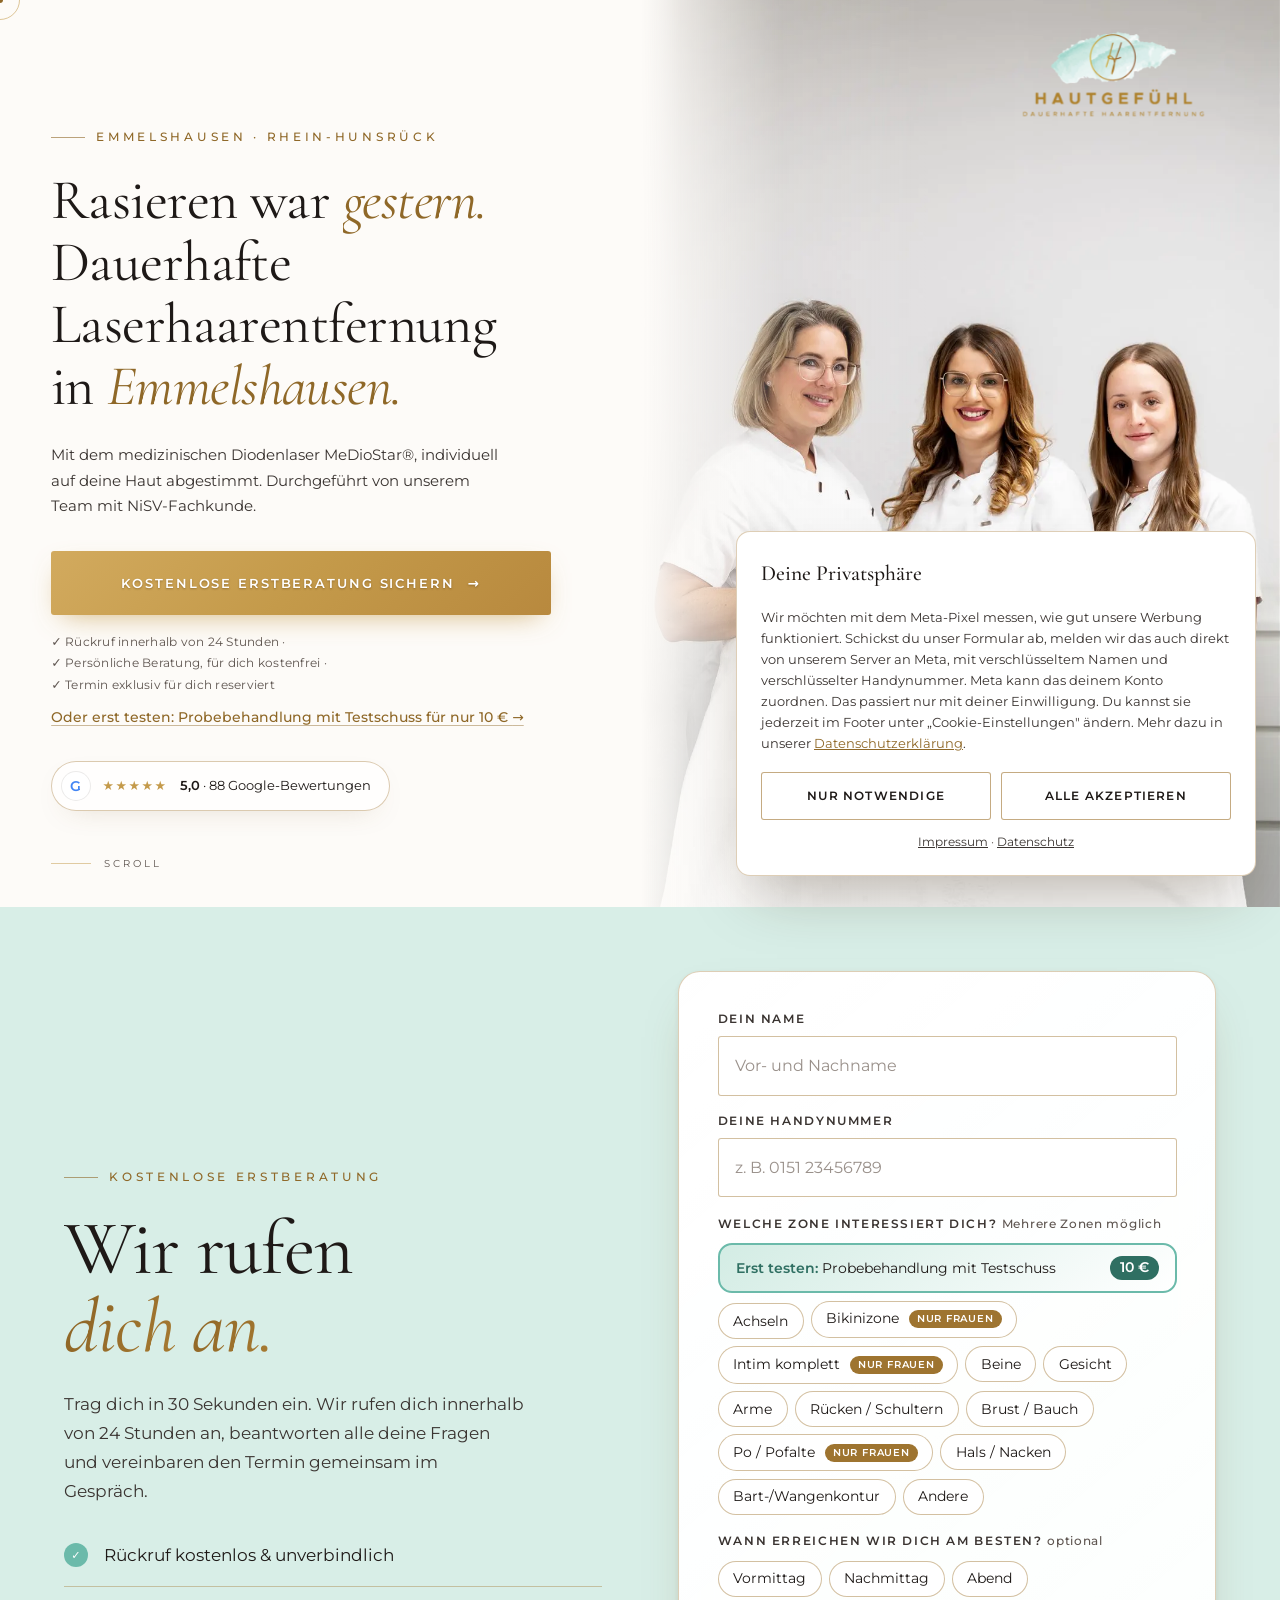
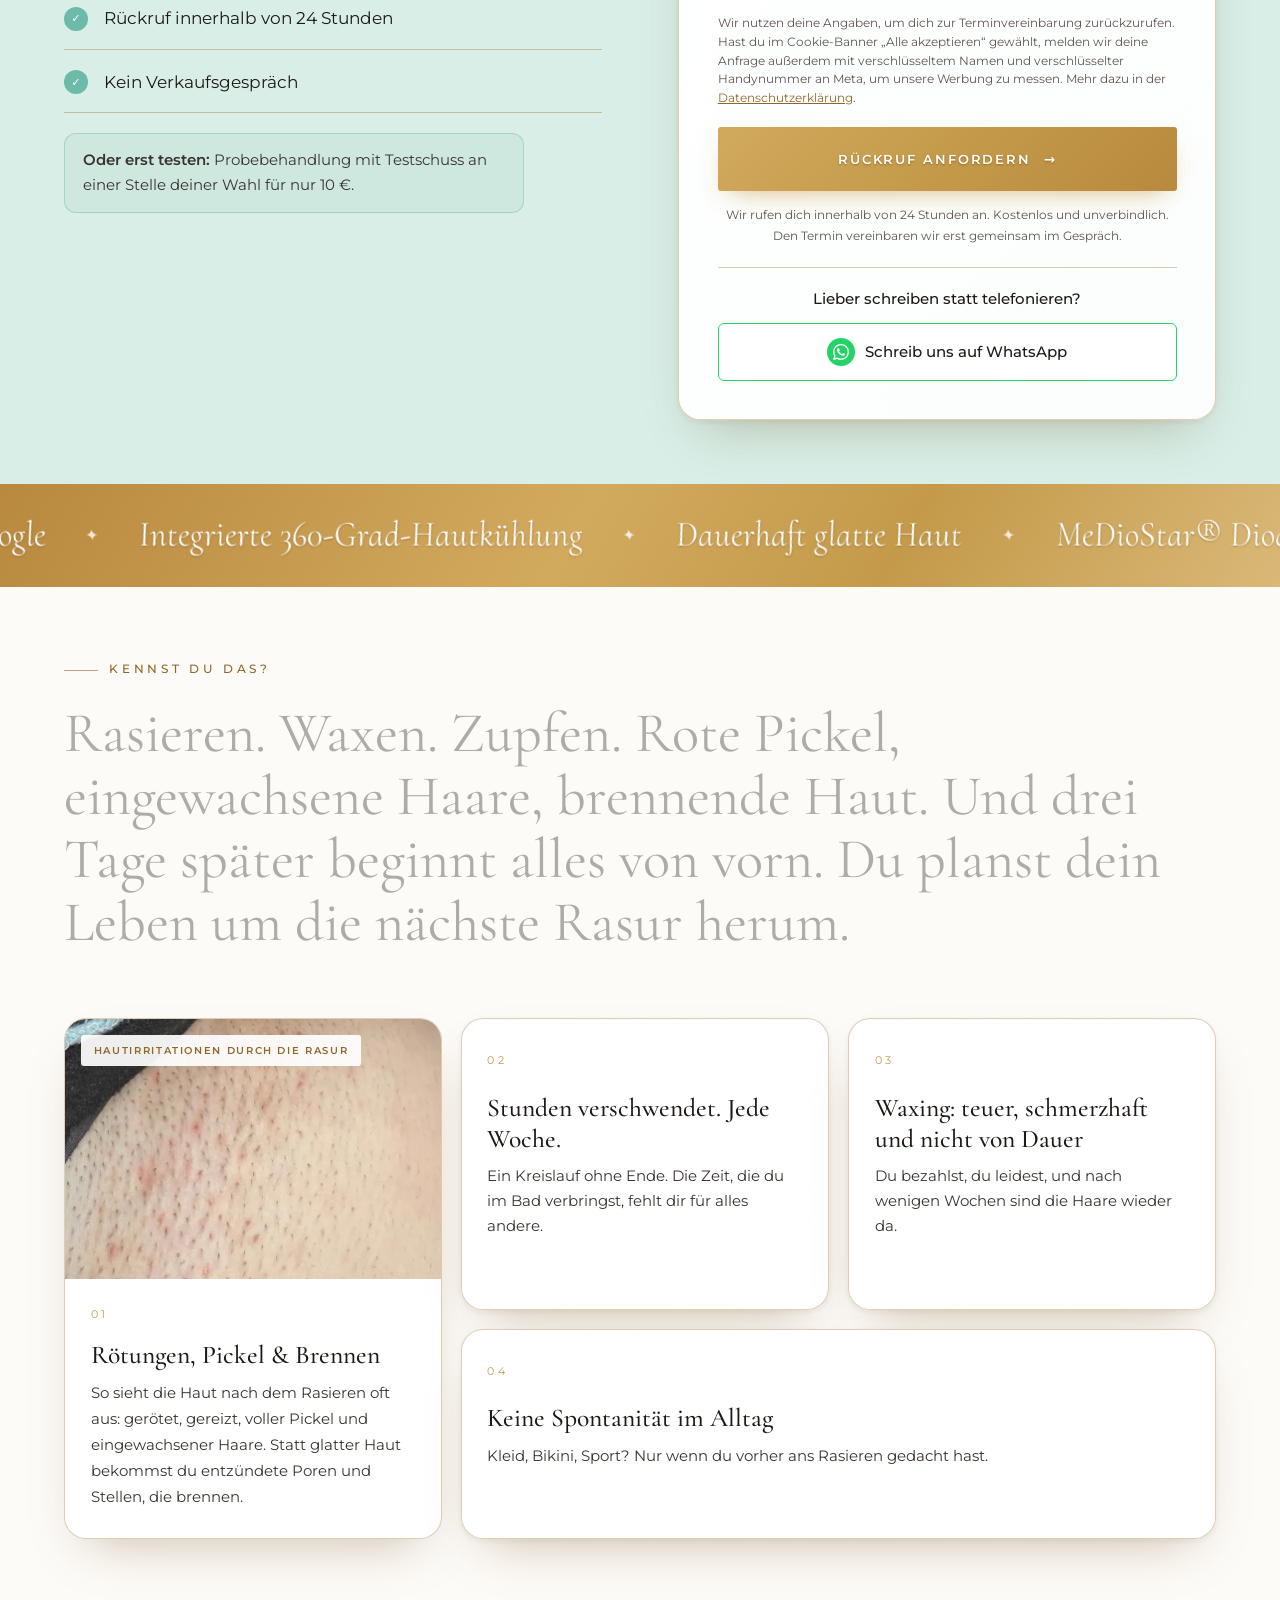
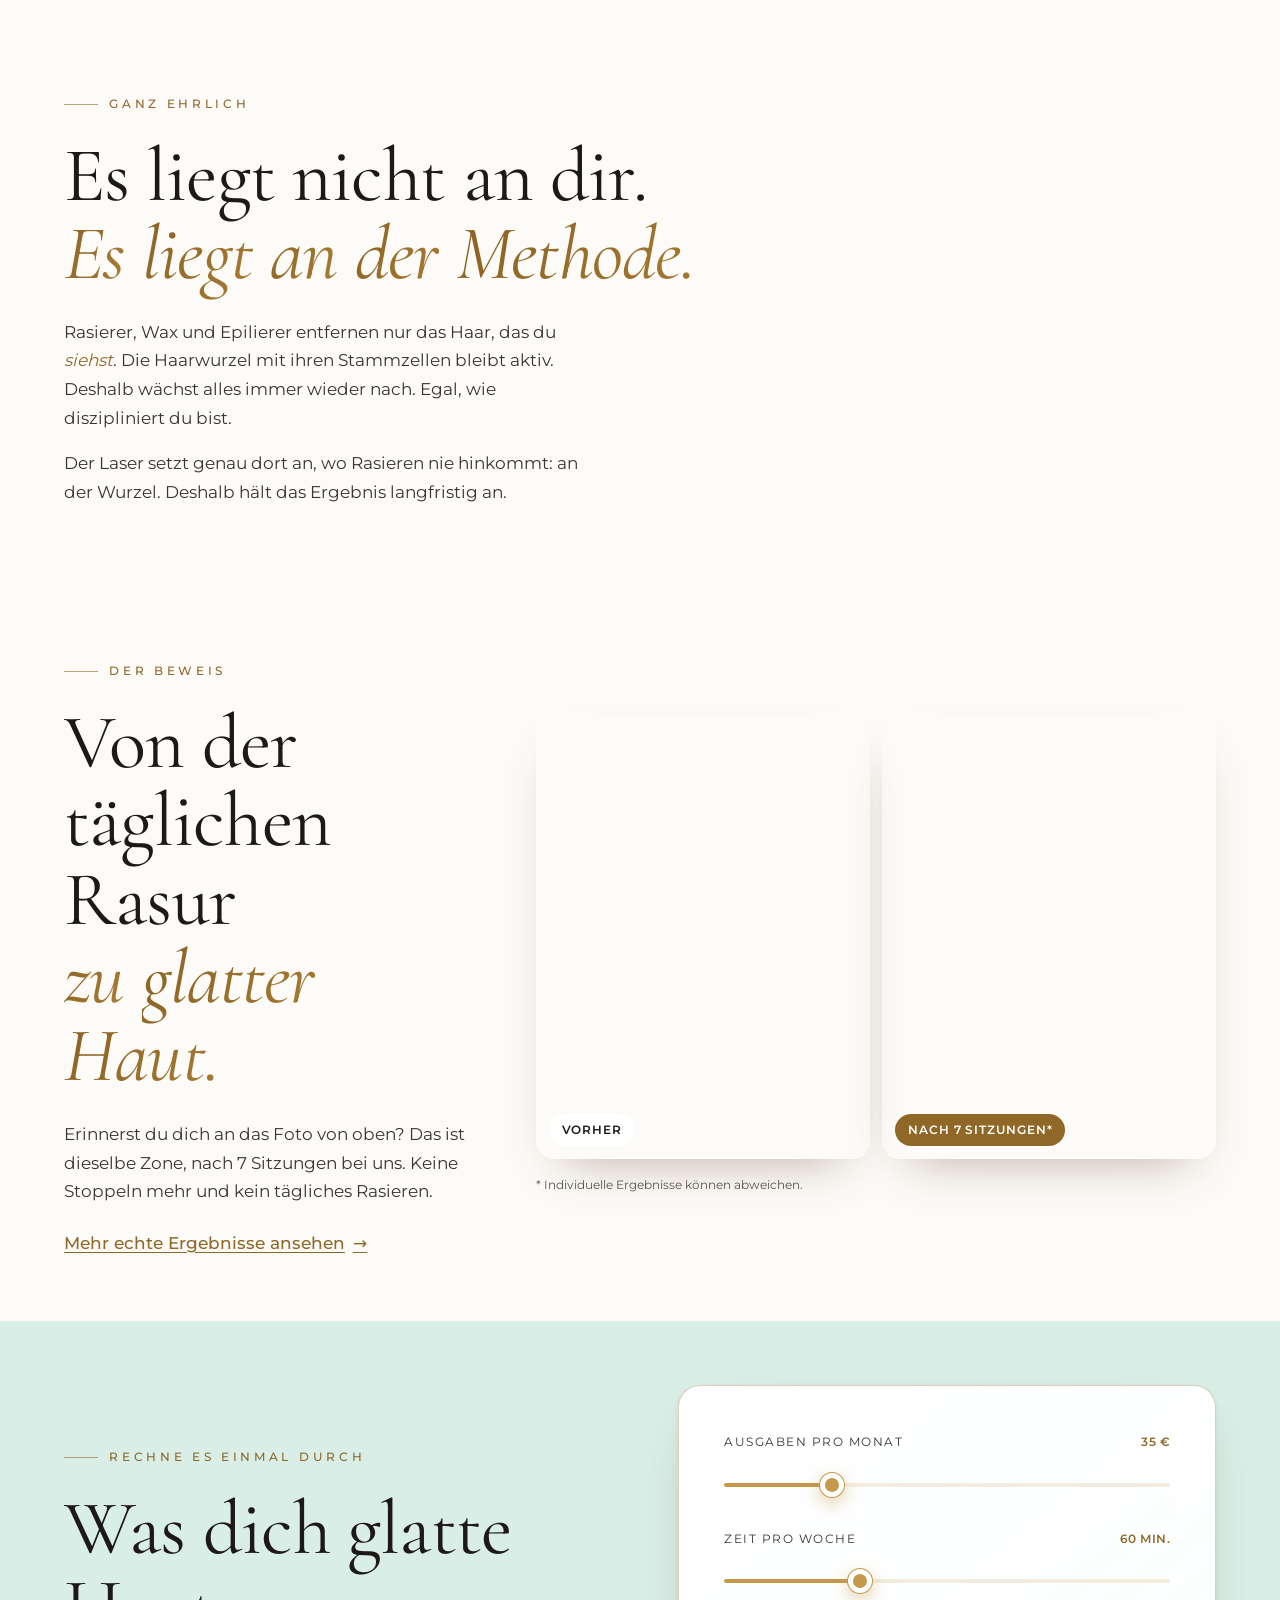
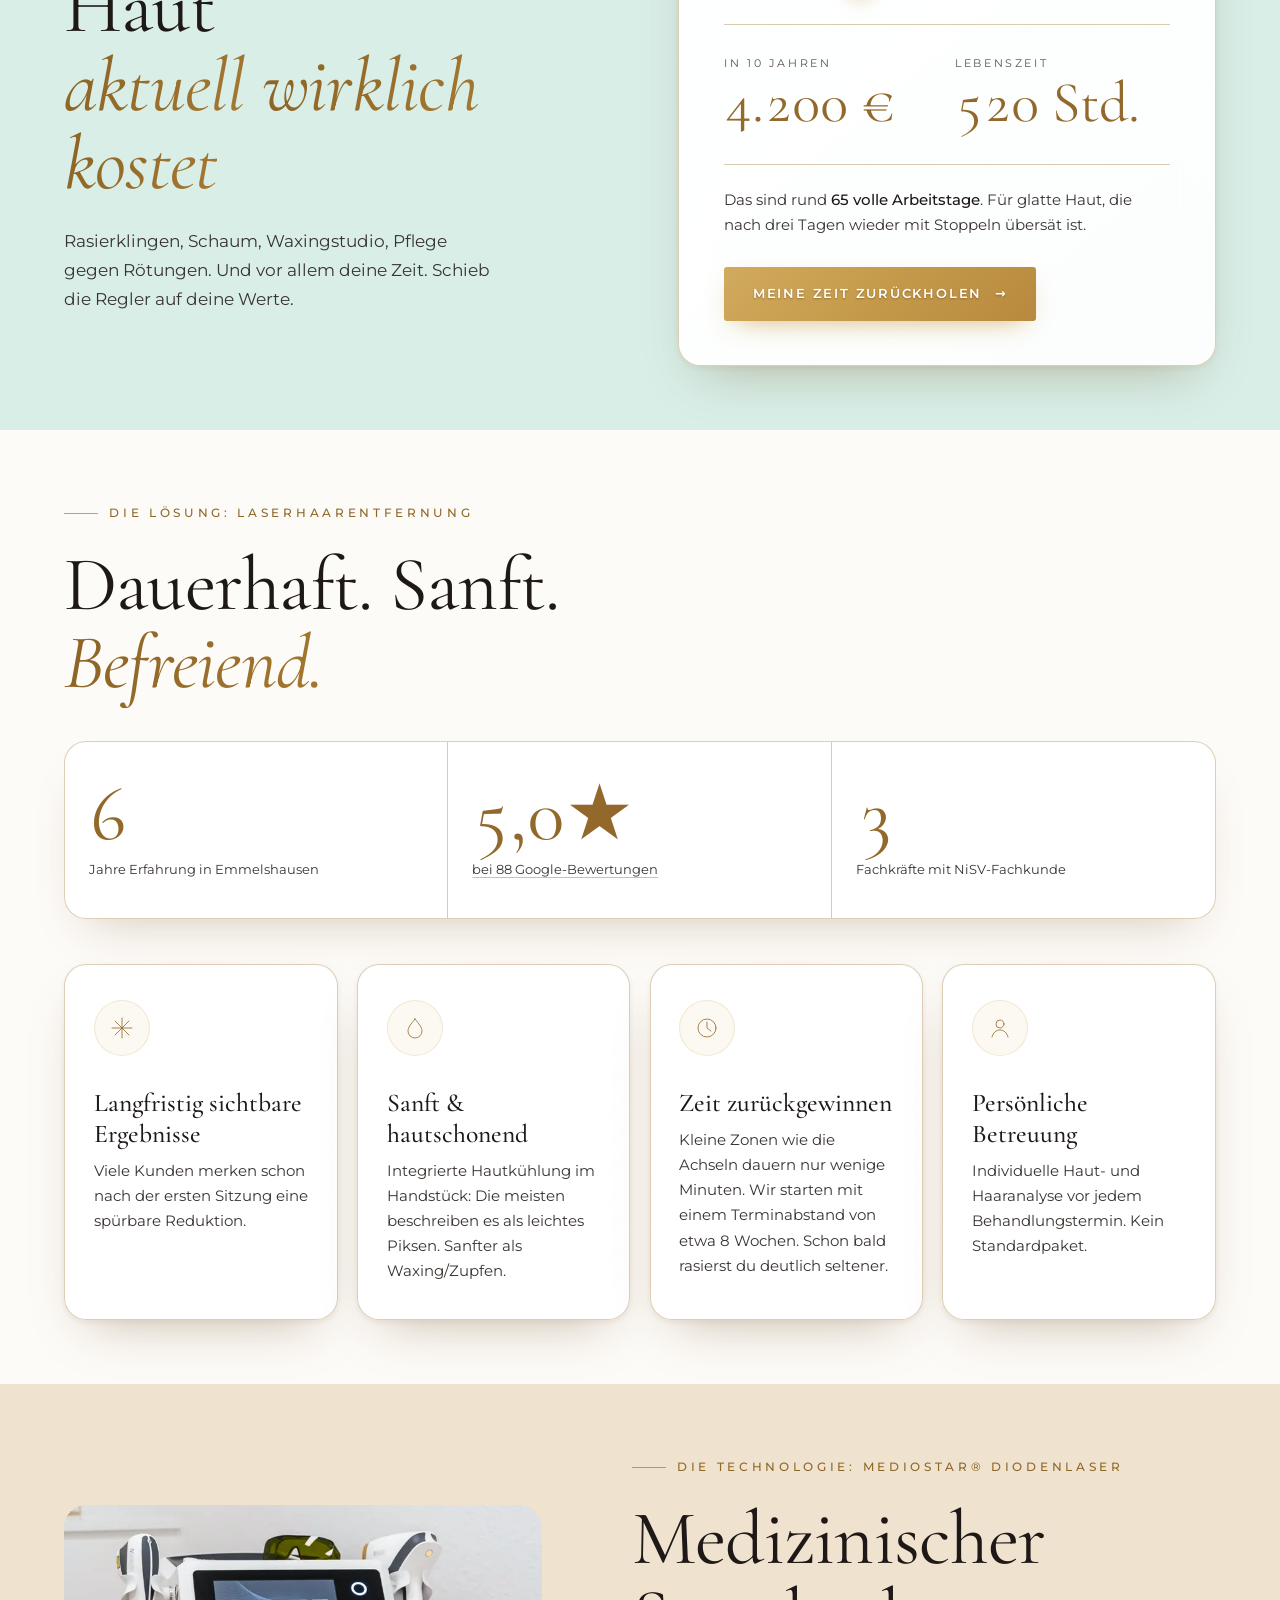
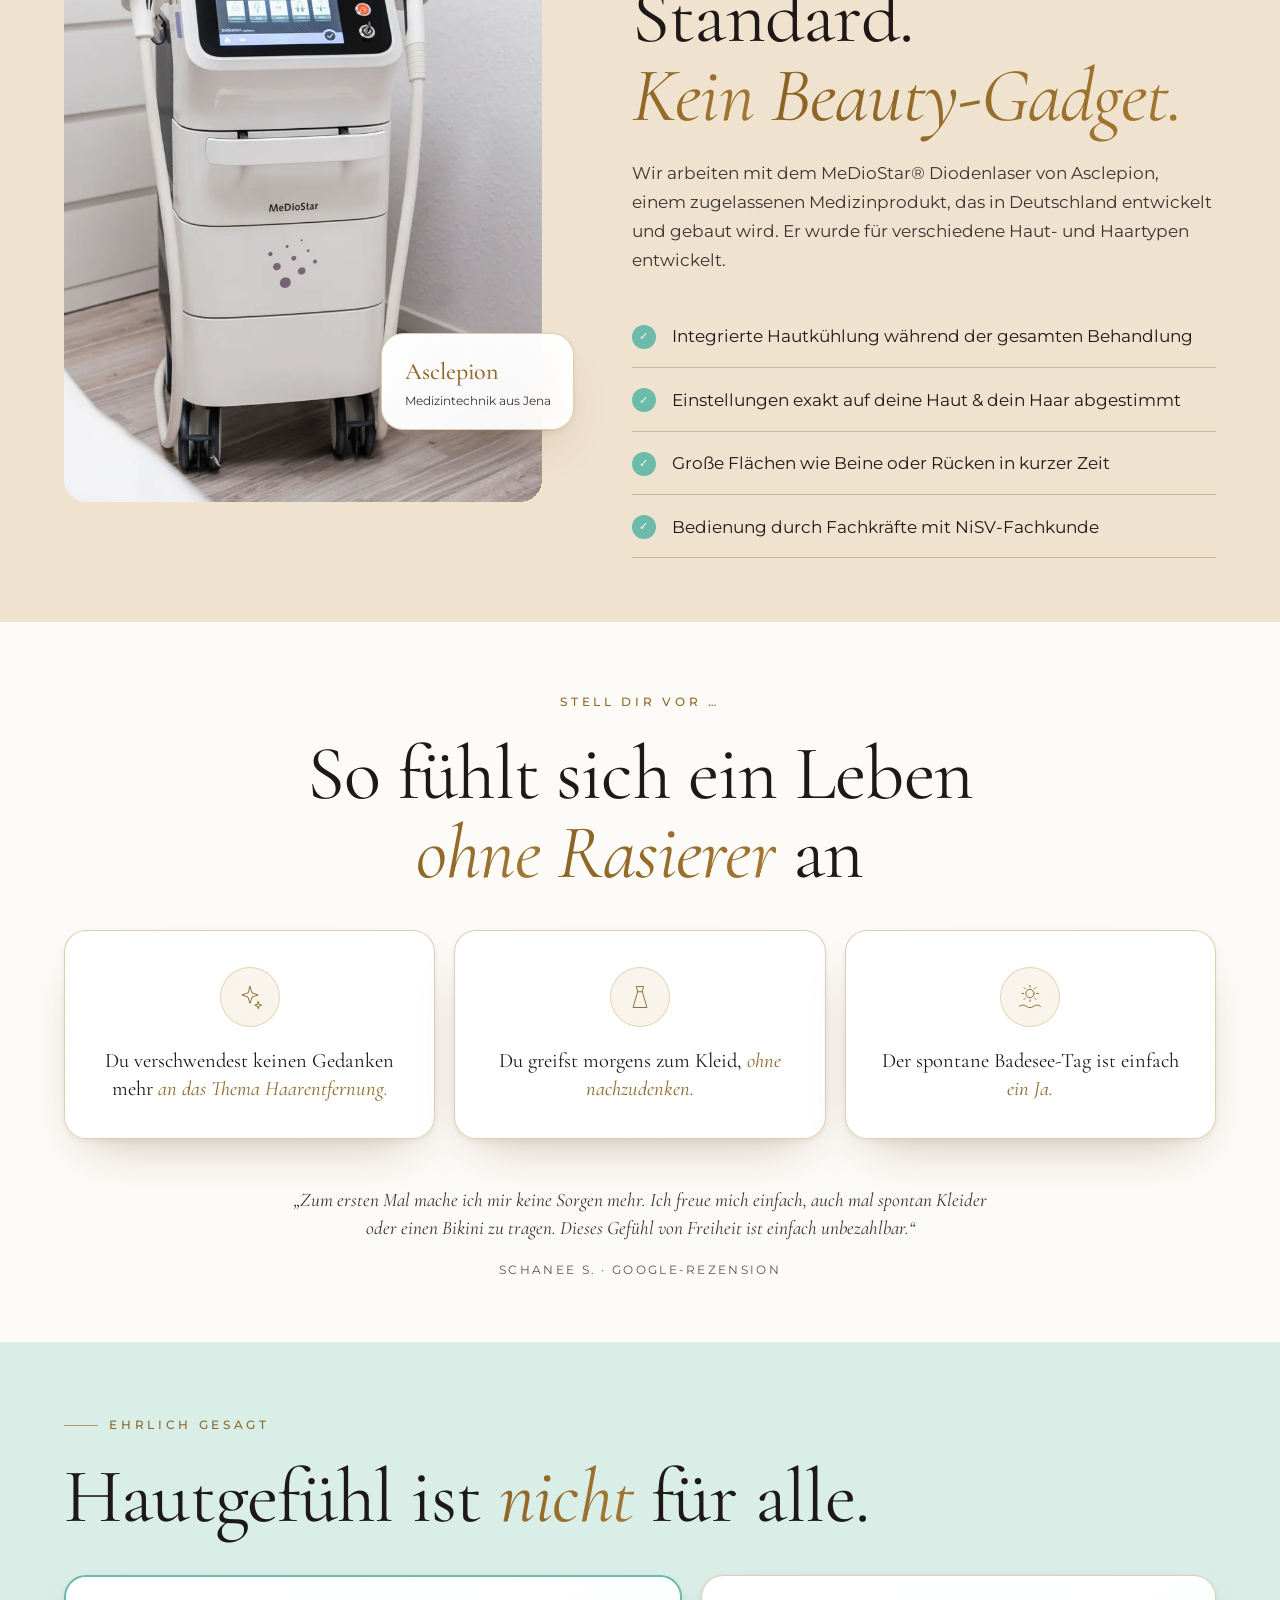
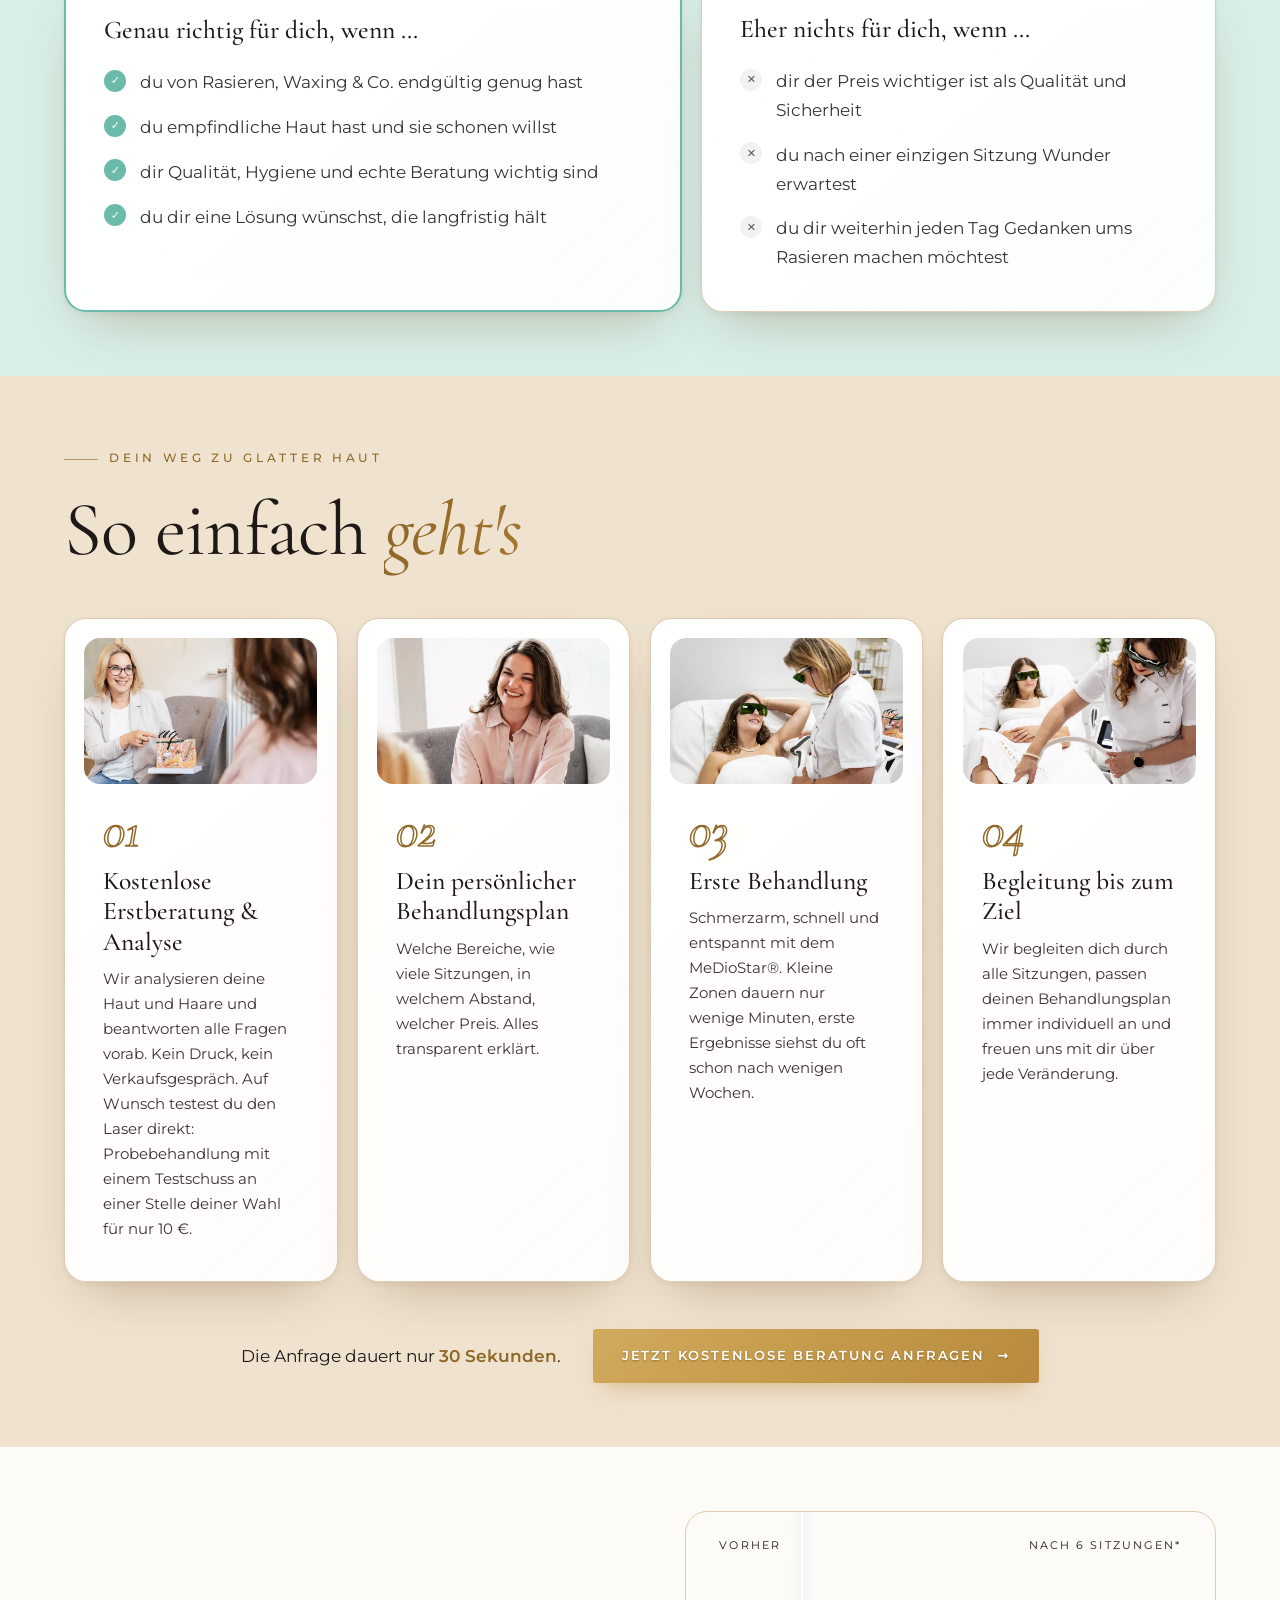
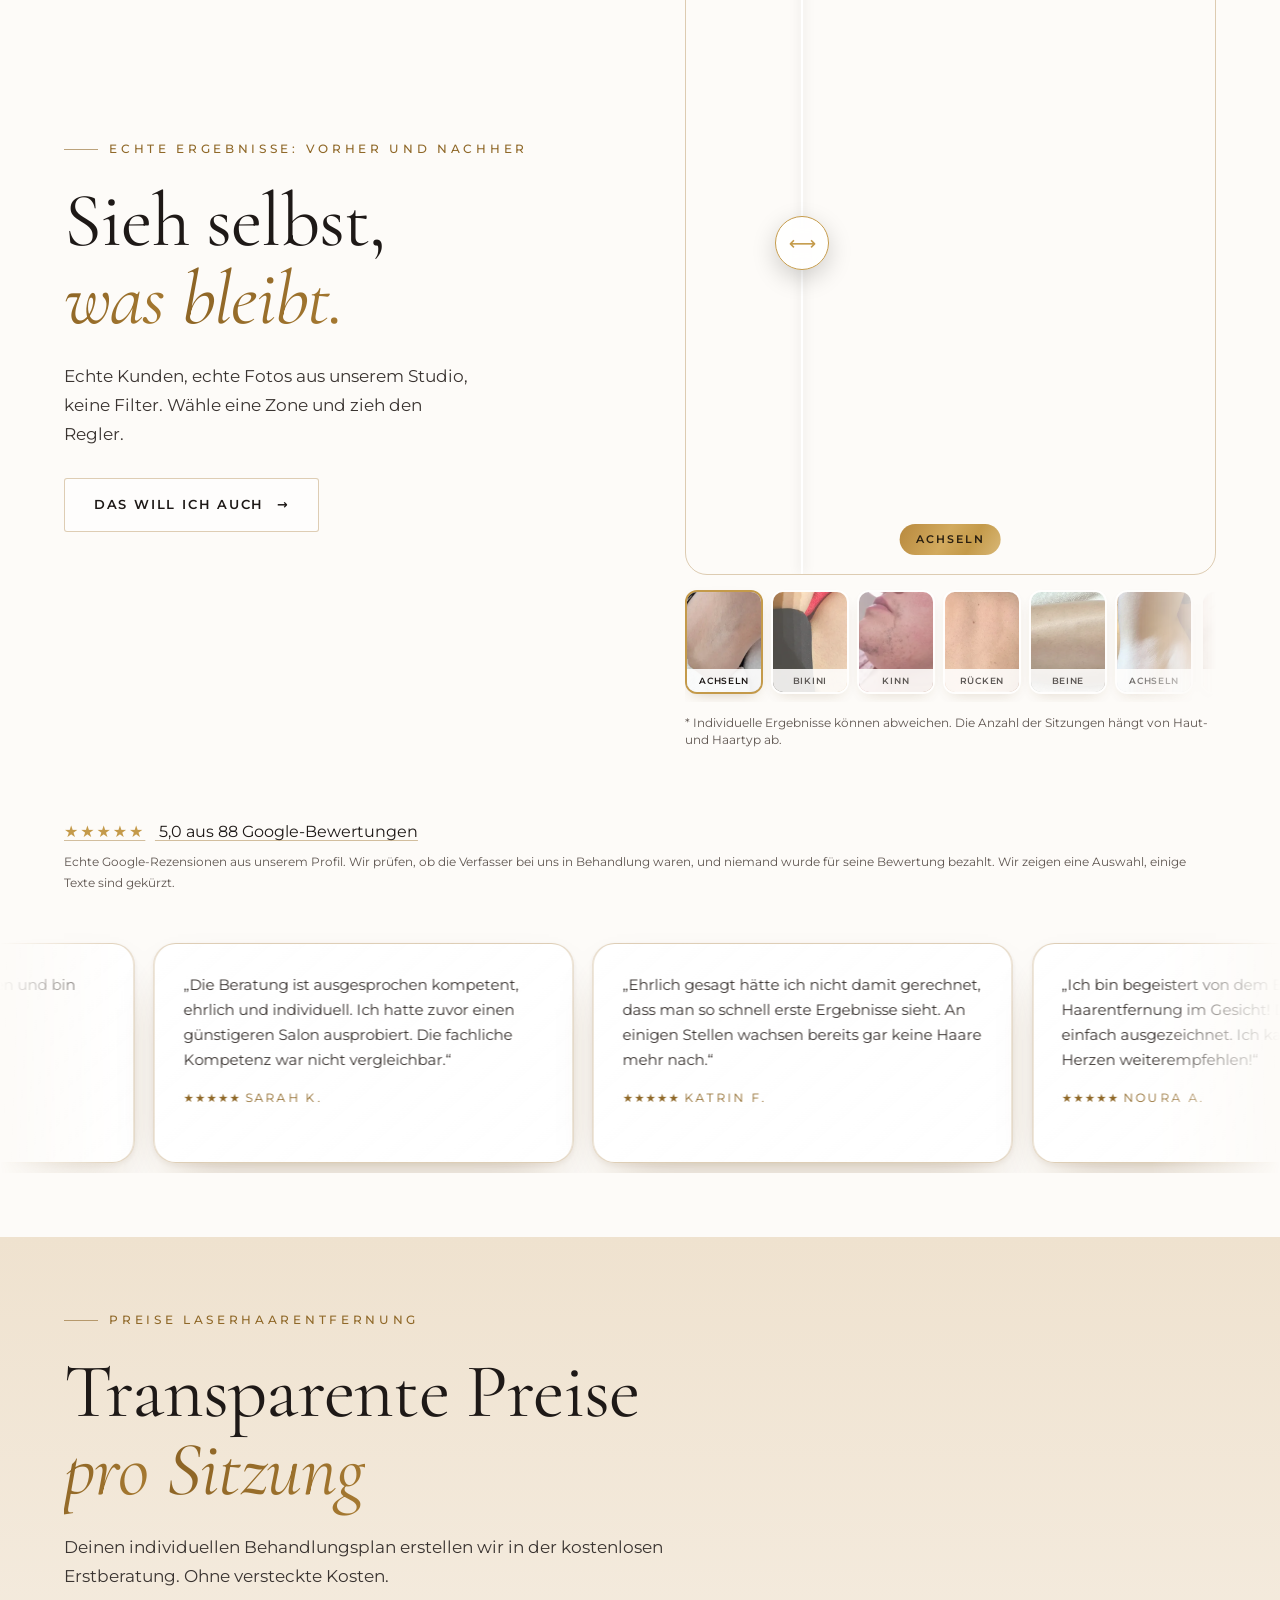
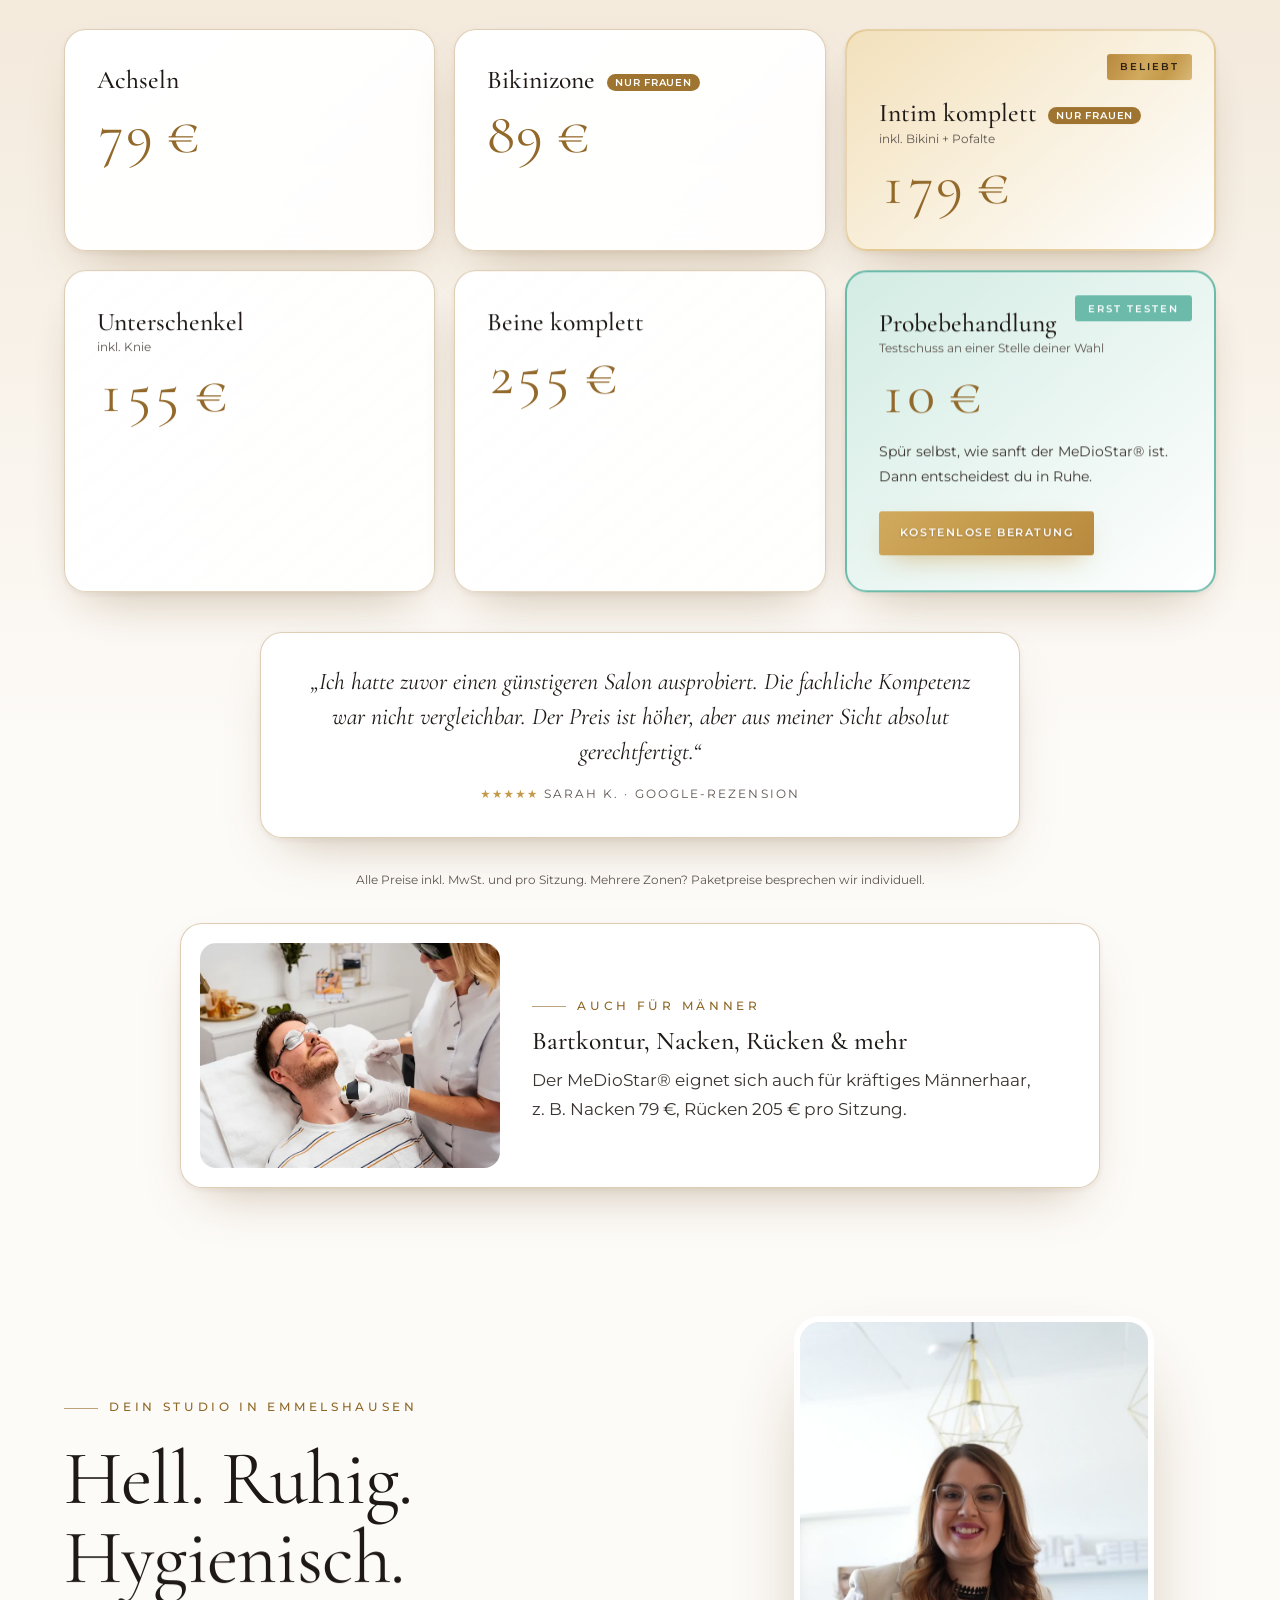
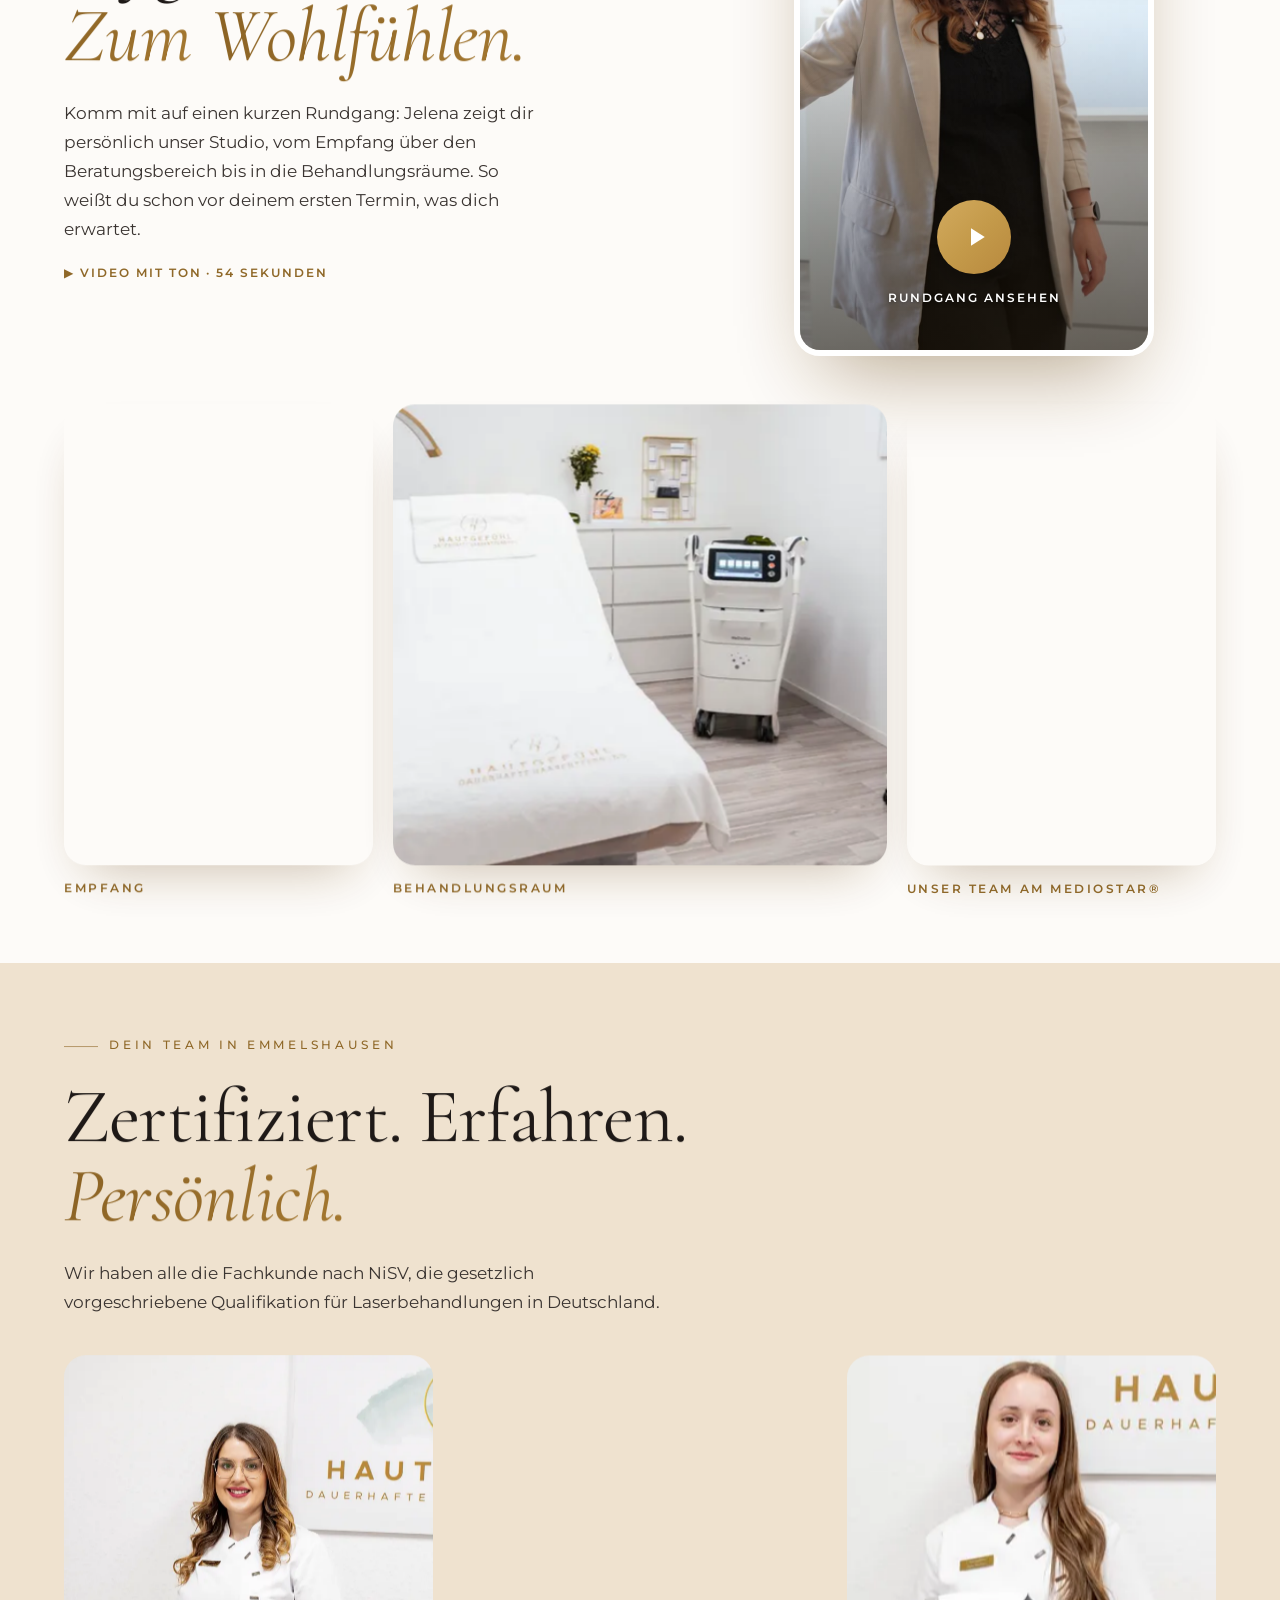
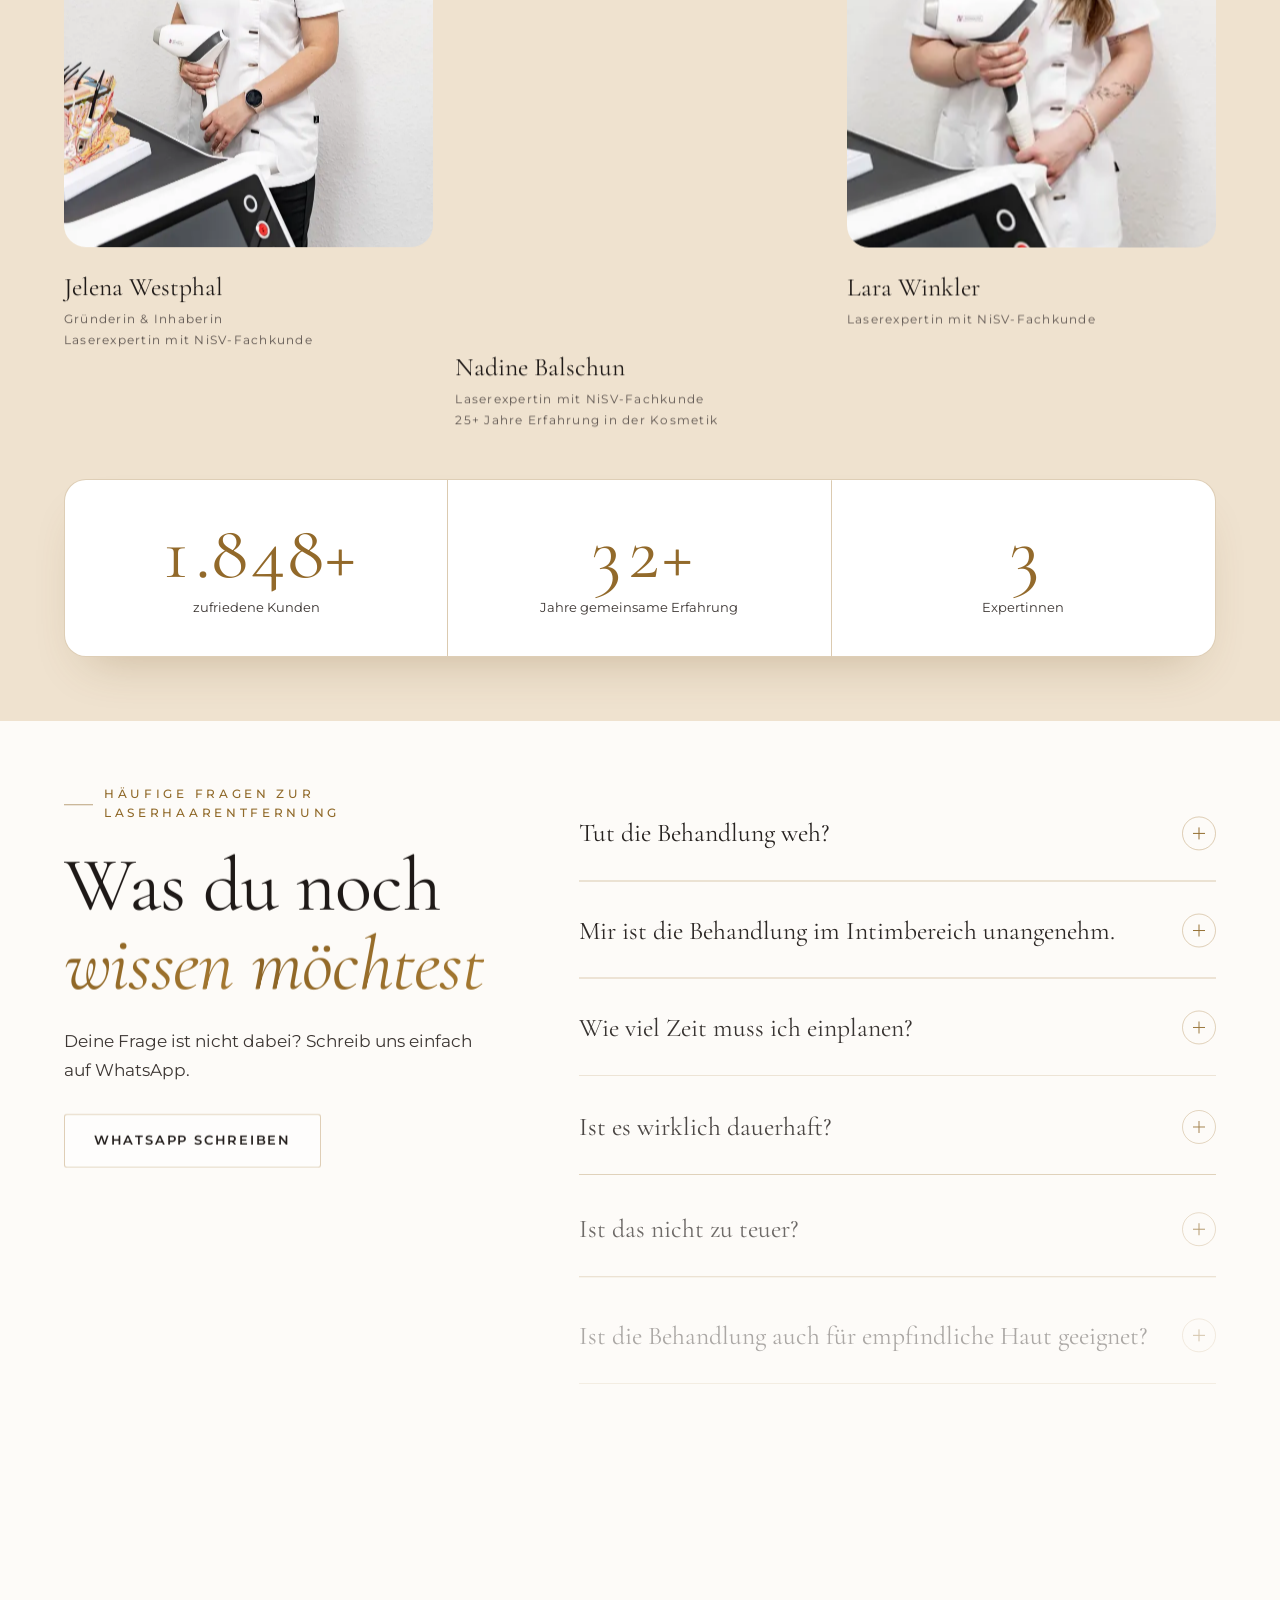
<file: index.html>
<!DOCTYPE html>
<html lang="de">
<head>
  <meta charset="UTF-8">
  <meta name="viewport" content="width=device-width, initial-scale=1.0">
  <title>Dauerhafte Laserhaarentfernung in Emmelshausen | Hautgefühl</title>
  <meta name="description" content="Dauerhafte Laserhaarentfernung in Emmelshausen mit dem MeDioStar®. Team mit NiSV-Fachkunde, 5,0 ★ bei Google. Jetzt kostenlose Erstberatung anfragen.">
  <!-- Anzeigen-Landingpage: bewusst NICHT in der Google-Suche (die Startseite übernimmt SEO). Rückgängig: "index, follow, max-image-preview:large" -->
  <meta name="robots" content="noindex, follow">
  <link rel="canonical" href="https://hautgefuehl-emmelshausen.de/landingpage/">

  <!-- Vorschau beim Teilen (WhatsApp, Facebook, Instagram).
       Bei eigener Domain später: Adressen unten anpassen. -->
  <meta property="og:type" content="website">
  <meta property="og:locale" content="de_DE">
  <meta property="og:site_name" content="Hautgefühl Emmelshausen">
  <meta property="og:title" content="Dauerhafte Laserhaarentfernung in Emmelshausen | Hautgefühl">
  <meta property="og:description" content="Dauerhafte Laserhaarentfernung mit dem MeDioStar®. Kostenlose Erstberatung und Probebehandlung für 10 €.">
  <meta property="og:image" content="https://hautgefuehl-emmelshausen.de/landingpage/img/og-image.jpg">
  <meta property="og:url" content="https://hautgefuehl-emmelshausen.de/landingpage/">
  <meta property="og:image:width" content="1200">
  <meta property="og:image:height" content="630">
  <meta name="twitter:card" content="summary_large_image">

  <!-- Strukturierte Studio-Daten für Google (lokale Suche) -->
  <script type="application/ld+json">
  {
    "@context": "https://schema.org",
    "@graph": [
      {
        "@type": "BeautySalon",
        "@id": "https://hautgefuehl-emmelshausen.de/landingpage/#studio",
        "name": "Hautgefühl, Dauerhafte Haarentfernung",
        "description": "Studio für dauerhafte Laserhaarentfernung mit dem MeDioStar® Diodenlaser in Emmelshausen. Team mit NiSV-Fachkunde, kostenlose Erstberatung.",
        "url": "https://hautgefuehl-emmelshausen.de/",
        "image": "https://hautgefuehl-emmelshausen.de/landingpage/img/og-image.jpg",
        "logo": "https://hautgefuehl-emmelshausen.de/landingpage/img/logo-480.png",
        "telephone": "+49 159 06199525",
        "email": "info@hautgefuehl-emmelshausen.de",
        "priceRange": "€€",
        "address": {
          "@type": "PostalAddress",
          "streetAddress": "Rhein-Mosel-Straße 25",
          "postalCode": "56281",
          "addressLocality": "Emmelshausen",
          "addressRegion": "Rheinland-Pfalz",
          "addressCountry": "DE"
        },
        "geo": {
          "@type": "GeoCoordinates",
          "latitude": 50.1558642,
          "longitude": 7.5599948
        },
        "areaServed": [
          {
            "@type": "City",
            "name": "Emmelshausen"
          },
          {
            "@type": "City",
            "name": "Boppard"
          },
          {
            "@type": "City",
            "name": "Kastellaun"
          },
          {
            "@type": "City",
            "name": "Simmern"
          },
          {
            "@type": "City",
            "name": "Koblenz"
          }
        ],
        "founder": {
          "@type": "Person",
          "name": "Jelena Westphal"
        },
        "sameAs": [
          "https://www.instagram.com/hautgefuehl.jelena/"
        ],
        "makesOffer": [
          {
            "@type": "Offer",
            "priceCurrency": "EUR",
            "price": "79",
            "itemOffered": {
              "@type": "Service",
              "name": "Laserhaarentfernung Achseln"
            }
          },
          {
            "@type": "Offer",
            "priceCurrency": "EUR",
            "price": "89",
            "itemOffered": {
              "@type": "Service",
              "name": "Laserhaarentfernung Bikinizone (nur für Frauen)"
            }
          },
          {
            "@type": "Offer",
            "priceCurrency": "EUR",
            "price": "179",
            "itemOffered": {
              "@type": "Service",
              "name": "Laserhaarentfernung Intim komplett inkl. Bikini und Pofalte (nur für Frauen)"
            }
          },
          {
            "@type": "Offer",
            "priceCurrency": "EUR",
            "price": "155",
            "itemOffered": {
              "@type": "Service",
              "name": "Laserhaarentfernung Unterschenkel inkl. Knie"
            }
          },
          {
            "@type": "Offer",
            "priceCurrency": "EUR",
            "price": "255",
            "itemOffered": {
              "@type": "Service",
              "name": "Laserhaarentfernung Beine komplett"
            }
          },
          {
            "@type": "Offer",
            "priceCurrency": "EUR",
            "price": "10",
            "itemOffered": {
              "@type": "Service",
              "name": "Probebehandlung: Testschuss an einer Stelle deiner Wahl"
            }
          },
          {
            "@type": "Offer",
            "priceCurrency": "EUR",
            "price": "79",
            "itemOffered": {
              "@type": "Service",
              "name": "Laserhaarentfernung Nacken (Männer)"
            }
          },
          {
            "@type": "Offer",
            "priceCurrency": "EUR",
            "price": "205",
            "itemOffered": {
              "@type": "Service",
              "name": "Laserhaarentfernung Rücken (Männer)"
            }
          }
        ]
      },
      {
        "@type": "WebPage",
        "@id": "https://hautgefuehl-emmelshausen.de/landingpage/#webseite",
        "url": "https://hautgefuehl-emmelshausen.de/landingpage/",
        "name": "Dauerhafte Laserhaarentfernung in Emmelshausen | Hautgefühl",
        "inLanguage": "de-DE",
        "about": {
          "@id": "https://hautgefuehl-emmelshausen.de/landingpage/#studio"
        },
        "primaryImageOfPage": "https://hautgefuehl-emmelshausen.de/landingpage/img/og-image.jpg"
      },
      {
        "@type": "FAQPage",
        "@id": "https://hautgefuehl-emmelshausen.de/landingpage/#faq",
        "mainEntity": [
          {
            "@type": "Question",
            "name": "Tut die Behandlung weh?",
            "acceptedAnswer": {
              "@type": "Answer",
              "text": "Die meisten beschreiben das Gefühl als leichtes Piksen. Die integrierte 360-Grad-Kühlung im Handstück kühlt deine Haut während der gesamten Behandlung, deshalb ist sie deutlich sanfter als Waxing oder Zupfen. Wir stimmen die Einstellungen individuell auf deine Haut ab, damit die Behandlung für dich so angenehm wie möglich ist. Du bist unsicher? Dann teste es vorher: Bei der Probebehandlung setzen wir für nur 10 € einen Testschuss an einer Stelle deiner Wahl."
            }
          },
          {
            "@type": "Question",
            "name": "Mir ist die Behandlung im Intimbereich unangenehm.",
            "acceptedAnswer": {
              "@type": "Answer",
              "text": "Diese Sorge hören wir oft, und sie ist völlig normal. Für uns ist das Alltag: Unser Team besteht nur aus Frauen, und wir arbeiten ruhig und diskret. Sprich uns in der Beratung einfach darauf an. Wir nehmen uns Zeit für jede Frage."
            }
          },
          {
            "@type": "Question",
            "name": "Wie viel Zeit muss ich einplanen?",
            "acceptedAnswer": {
              "@type": "Answer",
              "text": "Weniger als du denkst: Kleine Zonen wie die Achseln dauern nur wenige Minuten, größere Flächen wie die Beine entsprechend länger. Die Abstände zwischen den einzelnen Terminen sind sehr groß. Dazwischen musst du nichts tun."
            }
          },
          {
            "@type": "Question",
            "name": "Ist es wirklich dauerhaft?",
            "acceptedAnswer": {
              "@type": "Answer",
              "text": "Mit dem MeDioStar® ist eine deutliche und langfristige Haarreduktion möglich. Wie stark sie bei dir ausfällt, besprechen wir ehrlich in deiner Beratung. Da Haare in unterschiedlichen Wachstumszyklen wachsen, sind in der Regel 6 bis 12 Sitzungen nötig. Den genauen Behandlungsplan besprechen wir individuell. Dauerhafte Haarentfernung bedeutet eine deutliche Reduktion des Haarwuchses. Das Ziel ist langfristig glatte Haut, aber keine Garantie, dass nie wieder Haare wachsen. Eine 100%ige Haarentfernung für immer kann niemand garantieren. Mit dem Laser erreichen wir nur die sichtbaren, aktiven Haare. Dein Körper hat jedoch viele Haarfollikel im „Ruhezustand“, die noch keine Haare produzieren. Durch hormonelle Veränderungen oder andere körperliche Einflüsse können sie später in eine Wachstumsphase übergehen und neue Haare bilden, auch wenn die behandelten Haare nicht nachwachsen. Das kommt besonders in hormonell sensiblen Bereichen wie Gesicht, Hals oder Brust vor. In diesen Fällen empfehlen wir gelegentliche Auffrischungsbehandlungen, damit dein Hautbild so bleibt, wie du es dir wünschst."
            }
          },
          {
            "@type": "Question",
            "name": "Ist das nicht zu teuer?",
            "acceptedAnswer": {
              "@type": "Answer",
              "text": "Rechne einmal zusammen, was Rasierer, Klingen, Waxingstudio und deine Zeit über die Jahre kosten. In unserem Kostenrechner siehst du es auf einen Blick. In den meisten Fällen ist Laserhaarentfernung langfristig die günstigere Wahl."
            }
          },
          {
            "@type": "Question",
            "name": "Ist die Behandlung auch für empfindliche Haut geeignet?",
            "acceptedAnswer": {
              "@type": "Answer",
              "text": "Der MeDioStar® ist ein zugelassenes Medizinprodukt und für verschiedene Haut- und Haartypen entwickelt. Vor der ersten Behandlung klären wir mit einem ausführlichen Gesundheitsfragebogen und unserer Haut- und Haaranalyse, ob und wie wir deine Haut behandeln können, und stimmen alle Einstellungen darauf ab."
            }
          },
          {
            "@type": "Question",
            "name": "Können Nebenwirkungen auftreten?",
            "acceptedAnswer": {
              "@type": "Answer",
              "text": "Wie bei jeder Behandlung kann es Nebenwirkungen geben. Deshalb besprechen wir sie vor deiner ersten Behandlung ausführlich mit dir in einem Aufklärungsgespräch. Häufig sind direkt nach der Behandlung leichte Rötungen oder Schwellungen. Das ist eine ganz normale Reaktion der Haut und klingt in der Regel nach wenigen Minuten wieder ab. So schützt du deine Haut: Halte die behandelten Bereiche vor und nach der Sitzung von direkter Sonne fern und verwende geeignete Pflegeprodukte. Welche für dich passen, sagen wir dir gerne."
            }
          },
          {
            "@type": "Question",
            "name": "Worauf muss ich vor der Behandlung achten?",
            "acceptedAnswer": {
              "@type": "Answer",
              "text": "In den 4 Wochen vor der Behandlung solltest du Sonne, Solarium und Selbstbräuner meiden. Bitte sag uns vorab, wenn du Medikamente oder Präparate nimmst, zum Beispiel Antibiotika, Schmerzmittel, Kortison, Retinoide oder Johanniskraut. Manche davon machen die Haut lichtempfindlicher. Auch Tattoos im Behandlungsbereich, Hauterkrankungen oder eine Schwangerschaft besprechen wir vorher mit dir. Dafür füllst du vor der ersten Behandlung bei uns einen Gesundheitsfragebogen aus, gerne helfen wir dir dabei."
            }
          },
          {
            "@type": "Question",
            "name": "Kann ich direkt online buchen?",
            "acceptedAnswer": {
              "@type": "Answer",
              "text": "Trag dich einfach ein, wir rufen dich an und finden gemeinsam den passenden Termin. Alternativ erreichst du uns per WhatsApp, Telefon oder Mail."
            }
          },
          {
            "@type": "Question",
            "name": "Wo finde ich euch?",
            "acceptedAnswer": {
              "@type": "Answer",
              "text": "Unser Studio für dauerhafte Haarentfernung findest du in der Rhein-Mosel-Straße 25 in 56281 Emmelshausen im Rhein-Hunsrück-Kreis. Direkt an der A61 gelegen, bist du auch aus Boppard, Kastellaun, Simmern und Koblenz schnell bei uns."
            }
          },
          {
            "@type": "Question",
            "name": "Behandelt ihr auch Männer?",
            "acceptedAnswer": {
              "@type": "Answer",
              "text": "Ja. Von der Bartkontur an Wange und Hals über Nacken, Schultern, Brust und Bauch bis zum Rücken: Der MeDioStar® eignet sich auch für kräftiges Männerhaar. Deinen Behandlungsplan besprechen wir in der kostenlosen Beratung."
            }
          }
        ]
      }
    ]
  }
  </script>
  <meta name="theme-color" content="#FDFBF8">
  <link rel="icon" type="image/png" sizes="48x48" href="img/favicon-48.png">
  <link rel="apple-touch-icon" href="img/apple-touch-icon.png">
  <!-- Größtes Bild im sichtbaren Bereich früh laden (Ladezeit / Core Web Vitals) -->
  <link rel="preload" as="image" href="img/team-800.webp" imagesrcset="img/team-800.webp 800w, img/team-1600.webp 1600w" imagesizes="(max-width: 900px) 100vw, 50vw" fetchpriority="high">

  <script>document.documentElement.classList.add('js');</script>

  <!-- Schriften lokal eingebunden (keine Datenübertragung an Google) -->
  <link rel="preload" href="fonts/montserrat-latin-e56e84.woff2" as="font" type="font/woff2" crossorigin>
  <link rel="stylesheet" href="fonts/fonts.css">

  <link rel="stylesheet" href="style.css?v=45">
</head>
<body>

  <!-- ============ CURSOR ============ -->
  <div class="cursor" aria-hidden="true">
    <div class="cursor__ring"><span class="cursor__label">Anfragen</span></div>
    <div class="cursor__dot"></div>
  </div>

  <!-- ============ KOPFZEILE: nur Logo (Landingpage, kein Menü) ============ -->
  <header class="nav nav--logo-right" id="nav">
    <div class="nav__logo">
      <img src="img/logo-480.png" alt="Hautgefühl, Dauerhafte Haarentfernung" class="logo-img" width="480" height="262">
    </div>
  </header>

  <div id="smooth">
  <main id="top">

    <!-- ============ 1 · HERO ============ -->
    <section class="hero" id="hero">
      <div class="hero__content">
        <p class="eyebrow hero__eyebrow">Emmelshausen · Rhein-Hunsrück</p>

        <h1 class="hero__title" data-split="words">Rasieren war <em>gestern.</em><br>Dauerhafte Laserhaarentfernung<br>in <em>Emmelshausen.</em></h1>

        <p class="hero__sub">Mit dem medizinischen Diodenlaser MeDioStar®, individuell auf deine Haut abgestimmt. Durchgeführt von unserem Team mit NiSV-Fachkunde.</p>

        <div class="hero__ctas">
          <a href="#formular" class="btn btn--gold btn--lg" data-magnetic data-cursor="book">
            <span class="btn__text">Kostenlose Erstberatung sichern</span>
            <span class="btn__icon" aria-hidden="true">→</span>
          </a>
          <p class="microcopy"><span>✓ Rückruf innerhalb von 24 Stunden</span> · <span>✓ Persönliche Beratung, für dich kostenfrei</span> · <span>✓ Termin exklusiv für dich reserviert</span></p>
          <a href="#formular" class="hero__callback-link">Oder erst testen: Probebehandlung mit Testschuss für nur 10&nbsp;€ <span aria-hidden="true">→</span></a>
        </div>

        <!-- Nur am Handy: Teamfoto direkt unter dem Button -->
        <figure class="hero__photo-m">
          <img src="img/team-800.webp" srcset="img/team-800.webp 800w, img/team-1600.webp 1600w" sizes="100vw" alt="Das Hautgefühl-Team: Nadine, Jelena und Lara" width="800" height="1200" decoding="async">
          <a class="google-badge hero__photo-badge" href="https://share.google/FP3QPEmDezrg0KV1J" target="_blank" rel="noopener" aria-label="5,0 Sterne bei 88 Google-Bewertungen ansehen">
            <span class="google-badge__g">G</span>
            <span class="stars" aria-hidden="true">★★★★★</span>
            <span><strong>5,0</strong> · 88 Google-Bewertungen</span>
          </a>
        </figure>

        <div class="hero__proof">
          <a class="google-badge" href="https://share.google/FP3QPEmDezrg0KV1J" target="_blank" rel="noopener" aria-label="5,0 Sterne bei 88 Google-Bewertungen ansehen">
            <span class="google-badge__g">G</span>
            <span class="stars" aria-label="5 von 5 Sternen">★★★★★</span>
            <span><strong>5,0</strong> · 88 Google-Bewertungen</span>
          </a>
        </div>

        <a href="#problem" class="hero__scroll" aria-label="Weiter scrollen"><i></i><span>Scroll</span></a>
      </div>

      <div class="hero__image">
        <img src="img/team-1600.webp" srcset="img/team-800.webp 800w, img/team-1600.webp 1600w" sizes="(max-width: 900px) 100vw, 50vw" alt="Das Hautgefühl-Team: Nadine, Jelena und Lara" fetchpriority="high" width="1067" height="1600">
        <div class="hero__image-fade" aria-hidden="true"></div>
      </div>
    </section>

    <!-- ============ RÜCKRUF (Formular) ============ -->
    <section class="callback-section section" id="rueckruf">
      <div class="container callback-section__grid">
        <div class="callback-section__text">
          <p class="eyebrow" data-reveal>Kostenlose Erstberatung</p>
          <h2 class="display" data-split="lines">Wir rufen<br><em>dich an.</em></h2>
          <p data-reveal>Trag dich in 30 Sekunden ein. Wir rufen dich innerhalb von 24 Stunden an, beantworten alle deine Fragen und vereinbaren den Termin gemeinsam im Gespräch.</p>
          <ul class="checklist">
            <li data-reveal><span>✓</span>Rückruf kostenlos &amp; unverbindlich</li>
            <li data-reveal><span>✓</span>Rückruf innerhalb von 24 Stunden</li>
            <li data-reveal><span>✓</span>Kein Verkaufsgespräch</li>
          </ul>
          <p class="callback-section__trial" data-reveal><strong>Oder erst testen:</strong> Probebehandlung mit Testschuss an einer Stelle deiner Wahl für nur 10&nbsp;€.</p>
        </div>
        <div class="callback-card glass" data-reveal>
          <form class="callback" id="formular" action="anfrage.php" method="post" novalidate>
            <div class="callback__fields">
              <label class="callback__field" for="cb-name-a"><span>Dein Name</span>
                <input id="cb-name-a" type="text" name="name" autocomplete="name" required minlength="2" maxlength="80" placeholder="Vor- und Nachname"></label>
              <label class="callback__field" for="cb-tel-a"><span>Deine Handynummer</span>
                <input id="cb-tel-a" type="tel" name="telefon" autocomplete="tel" inputmode="tel" required maxlength="25" placeholder="z. B. 0151 23456789"></label>
            </div>
            <fieldset class="callback__choice">
              <legend>Welche Zone interessiert dich? <small>Mehrere Zonen möglich</small></legend>
              <div class="chips"><label class="chip chip--trial"><input type="checkbox" name="zone[]" value="Probebehandlung (Testschuss, 10 €)"><span><span class="trial-text"><strong>Erst testen:</strong> Probebehandlung mit Testschuss</span> <em class="trial-price">10 €</em></span></label><label class="chip"><input type="checkbox" name="zone[]" value="Achseln"><span>Achseln</span></label><label class="chip"><input type="checkbox" name="zone[]" value="Bikinizone (nur Frauen)"><span>Bikinizone <em class="only-women">nur Frauen</em></span></label><label class="chip"><input type="checkbox" name="zone[]" value="Intim komplett (nur Frauen)"><span>Intim komplett <em class="only-women">nur Frauen</em></span></label><label class="chip"><input type="checkbox" name="zone[]" value="Beine"><span>Beine</span></label><label class="chip"><input type="checkbox" name="zone[]" value="Gesicht"><span>Gesicht</span></label><label class="chip"><input type="checkbox" name="zone[]" value="Arme"><span>Arme</span></label><label class="chip"><input type="checkbox" name="zone[]" value="Rücken / Schultern"><span>Rücken / Schultern</span></label><label class="chip"><input type="checkbox" name="zone[]" value="Brust / Bauch"><span>Brust / Bauch</span></label><label class="chip"><input type="checkbox" name="zone[]" value="Po / Pofalte (nur Frauen)"><span>Po / Pofalte <em class="only-women">nur Frauen</em></span></label><label class="chip"><input type="checkbox" name="zone[]" value="Hals / Nacken"><span>Hals / Nacken</span></label><label class="chip"><input type="checkbox" name="zone[]" value="Bart-/Wangenkontur"><span>Bart-/Wangenkontur</span></label><label class="chip"><input type="checkbox" name="zone[]" value="Andere"><span>Andere</span></label></div>
            </fieldset>
            <fieldset class="callback__choice">
              <legend>Wann erreichen wir dich am besten? <small>optional</small></legend>
              <div class="chips"><label class="chip"><input type="radio" name="zeit" value="Vormittag"><span>Vormittag</span></label><label class="chip"><input type="radio" name="zeit" value="Nachmittag"><span>Nachmittag</span></label><label class="chip"><input type="radio" name="zeit" value="Abend"><span>Abend</span></label></div>
            </fieldset>
            <p class="callback__privacy">Wir nutzen deine Angaben, um dich zur Terminvereinbarung zurückzurufen. Hast du im Cookie-Banner „Alle akzeptieren“ gewählt, melden wir deine Anfrage außerdem mit verschlüsseltem Namen und verschlüsselter Handynummer an Meta, um unsere Werbung zu messen. Mehr dazu in der <a href="https://hautgefuehl-emmelshausen.de/datenschutz-hautgefuehl-studio-emmelshausen/" target="_blank" rel="noopener">Datenschutzerklärung</a>.</p>
            <div class="callback__hp" aria-hidden="true"><label>Website <input type="text" name="website" tabindex="-1" autocomplete="off"></label></div>
            <input type="hidden" name="t" value="">
            <input type="hidden" name="quelle" value="">
            <input type="hidden" name="position" value="Direkt nach dem Start">
            <button type="submit" class="btn btn--gold btn--lg callback__submit"><span class="btn__text">Rückruf anfordern</span><span class="btn__icon" aria-hidden="true">→</span></button>
            <p class="callback__note">Wir rufen dich innerhalb von 24 Stunden an. Kostenlos und unverbindlich. Den Termin vereinbaren wir erst gemeinsam im Gespräch.</p>
            <p class="callback__status" role="status" aria-live="polite"></p>
          </form>
          <div class="callback__alt">
            <p class="callback__alt-title">Lieber schreiben statt telefonieren?</p>
            <a class="callback__wa" href="https://wa.me/4915906199525?text=Hallo%2C%20ich%20interessiere%20mich%20f%C3%BCr%20die%20Laserhaarentfernung%20und%20h%C3%A4tte%20gern%20eine%20kostenlose%20Beratung." target="_blank" rel="noopener"><span class="callback__wa-icon"><svg viewBox="0 0 24 24" aria-hidden="true"><path fill="currentColor" d="M.057 24l1.687-6.163a11.867 11.867 0 0 1-1.587-5.946C.16 5.335 5.495 0 12.05 0a11.817 11.817 0 0 1 8.413 3.488 11.824 11.824 0 0 1 3.48 8.414c-.003 6.557-5.338 11.892-11.893 11.892a11.9 11.9 0 0 1-5.688-1.448L.057 24zm6.597-3.807c1.676.995 3.276 1.591 5.392 1.592 5.448 0 9.886-4.434 9.889-9.885.002-5.462-4.415-9.89-9.881-9.892-5.452 0-9.887 4.434-9.889 9.884-.001 2.225.651 3.891 1.746 5.634l-.999 3.648 3.742-.981zm11.387-5.464c-.074-.124-.272-.198-.57-.347-.297-.149-1.758-.868-2.031-.967-.272-.099-.47-.149-.669.149-.198.297-.768.967-.941 1.165-.173.198-.347.223-.644.074-.297-.149-1.255-.462-2.39-1.475-.883-.788-1.48-1.761-1.653-2.059-.173-.297-.018-.458.13-.606.134-.133.297-.347.446-.521.151-.172.2-.296.3-.495.099-.198.05-.372-.025-.521-.075-.148-.669-1.611-.916-2.206-.242-.579-.487-.501-.669-.51l-.57-.01c-.198 0-.52.074-.792.372s-1.04 1.016-1.04 2.479 1.065 2.876 1.213 3.074c.149.198 2.095 3.2 5.076 4.487.709.306 1.263.489 1.694.626.712.226 1.36.194 1.872.118.571-.085 1.758-.719 2.006-1.413.248-.695.248-1.29.173-1.414z"/></svg></span><span>Schreib uns auf WhatsApp</span></a>
          </div>
        </div>
      </div>
    </section>

    <!-- ============ TRUST MARQUEE ============ -->
    <div class="marquee" aria-hidden="true">
      <div class="marquee__track">
        <span>Dauerhaft glatte Haut</span><em>✦</em><span>MeDioStar® Diodenlaser</span><em>✦</em><span>NiSV-Fachkunde</span><em>✦</em><span>Made in Germany</span><em>✦</em><span>5,0 ★ bei Google</span><em>✦</em><span>Integrierte 360-Grad-Hautkühlung</span><em>✦</em>
        <span>Dauerhaft glatte Haut</span><em>✦</em><span>MeDioStar® Diodenlaser</span><em>✦</em><span>NiSV-Fachkunde</span><em>✦</em><span>Made in Germany</span><em>✦</em><span>5,0 ★ bei Google</span><em>✦</em><span>Integrierte 360-Grad-Hautkühlung</span><em>✦</em>
      </div>
    </div>

    <!-- ============ 2 · PROBLEM (Schmerz spiegeln) ============ -->
    <section class="problem section" id="problem">
      <div class="container">
        <h2 class="eyebrow" data-reveal>Kennst du das?</h2>
        <p class="problem__statement" data-scrub-words>
          Rasieren. Waxen. Zupfen. Rote Pickel, eingewachsene Haare, brennende Haut. Und drei Tage später beginnt alles von vorn. Du planst dein Leben um die nächste Rasur herum.
        </p>

        <div class="pain-layout">
          <article class="pain-feature" data-reveal>
            <div class="pain-feature__photo">
              <img src="img/ba/vorher-bikini-1-1600.webp" srcset="img/ba/vorher-bikini-1-800.webp 800w, img/ba/vorher-bikini-1-1600.webp 1600w" sizes="(max-width: 900px) 100vw, 50vw" alt="Gereizte Haut mit Rötungen und Pickeln nach dem Rasieren" loading="lazy" width="755" height="1024" decoding="async">
              <span class="pain-feature__tag">Hautirritationen durch die Rasur</span>
            </div>
            <div class="pain-feature__body">
              <span class="pain__num">01</span>
              <h3>Rötungen, Pickel &amp; Brennen</h3>
              <p>So sieht die Haut nach dem Rasieren oft aus: gerötet, gereizt, voller Pickel und eingewachsener Haare. Statt glatter Haut bekommst du entzündete Poren und Stellen, die brennen.</p>
            </div>
          </article>

          <div class="pain-grid">
            <article class="pain glass" data-reveal>
              <span class="pain__num">02</span>
              <h3>Stunden verschwendet. Jede Woche.</h3>
              <p>Ein Kreislauf ohne Ende. Die Zeit, die du im Bad verbringst, fehlt dir für alles andere.</p>
            </article>
            <article class="pain glass" data-reveal>
              <span class="pain__num">03</span>
              <h3>Waxing: teuer, schmerzhaft und nicht von Dauer</h3>
              <p>Du bezahlst, du leidest, und nach wenigen Wochen sind die Haare wieder da.</p>
            </article>
            <article class="pain pain--wide glass" data-reveal>
              <span class="pain__num">04</span>
              <h3>Keine Spontanität im Alltag</h3>
              <p>Kleid, Bikini, Sport? Nur wenn du vorher ans Rasieren gedacht hast.</p>
            </article>
          </div>
        </div>
      </div>
    </section>

    <!-- ============ 3 · REFRAME (Entlastung) ============ -->
    <section class="reframe section" id="reframe">
      <div class="reframe__bg" aria-hidden="true">
        <div class="reframe__img parallax-wrap"><img src="img/team-laser-1600.webp" srcset="img/team-laser-800.webp 800w, img/team-laser-1600.webp 1600w" sizes="(max-width: 900px) 100vw, 50vw" alt="" class="parallax-img" loading="lazy" width="1067" height="1600" decoding="async"></div>
      </div>
      <div class="container reframe__inner">
        <p class="eyebrow" data-reveal>Ganz ehrlich</p>
        <h2 class="display" data-split="lines">Es liegt nicht an dir.<br><em>Es liegt an der Methode.</em></h2>
        <div class="reframe__text" data-reveal>
          <p>Rasierer, Wax und Epilierer entfernen nur das Haar, das du <em>siehst</em>. Die Haarwurzel mit ihren Stammzellen bleibt aktiv. Deshalb wächst alles immer wieder nach. Egal, wie diszipliniert du bist.</p>
          <p>Der Laser setzt genau dort an, wo Rasieren nie hinkommt: an der Wurzel. Deshalb hält das Ergebnis langfristig an.</p>
        </div>
      </div>
    </section>

    <!-- ============ 3b · BEWEIS (Vorher/Nachher früh zeigen) ============ -->
    <section class="proof section" id="beweis">
      <div class="container proof__grid">
        <div class="proof__text">
          <p class="eyebrow" data-reveal>Der Beweis</p>
          <h2 class="display" data-split="lines">Von der täglichen Rasur<br><em>zu glatter Haut.</em></h2>
          <p data-reveal>Erinnerst du dich an das Foto von oben? Das ist dieselbe Zone, nach 7 Sitzungen bei uns. Keine Stoppeln mehr und kein tägliches Rasieren.</p>
          <a href="#ergebnisse" class="proof__link" data-reveal>Mehr echte Ergebnisse ansehen <span aria-hidden="true">→</span></a>
        </div>
        <div class="proof__pair" data-reveal>
          <figure class="proof__img">
            <img src="img/ba/vorher-bikini-1.webp" alt="Bikinizone vor der Laserbehandlung" loading="lazy" width="755" height="1024" decoding="async">
            <figcaption class="proof__tag">Vorher</figcaption>
          </figure>
          <figure class="proof__img">
            <img src="img/ba/nachher-bikini-1-beweis.webp" alt="Bikinizone nach 7 Sitzungen Laserbehandlung" loading="lazy" width="771" height="1028" decoding="async">
            <figcaption class="proof__tag proof__tag--gold">Nach 7 Sitzungen*</figcaption>
          </figure>
          <p class="proof__note">* Individuelle Ergebnisse können abweichen.</p>
        </div>
      </div>
    </section>

    <!-- ============ 4 · RECHNER (Einwand "zu teuer") ============ -->
    <section class="calc section" id="rechner">
      <div class="container calc__grid">
        <div class="calc__intro">
          <p class="eyebrow" data-reveal>Rechne es einmal durch</p>
          <h2 class="display" data-split="lines">Was dich glatte Haut<br><em>aktuell wirklich kostet</em></h2>
          <p data-reveal>Rasierklingen, Schaum, Waxingstudio, Pflege gegen Rötungen. Und vor allem deine Zeit. Schieb die Regler auf deine Werte.</p>
        </div>

        <div class="calc__card glass" data-reveal data-tilt>
          <label class="range">
            <span class="range__head">Ausgaben pro Monat <output id="out-money">35 €</output></span>
            <input type="range" id="in-money" min="10" max="120" step="5" value="35">
          </label>
          <label class="range">
            <span class="range__head">Zeit pro Woche <output id="out-time">60 Min.</output></span>
            <input type="range" id="in-time" min="10" max="180" step="5" value="60">
          </label>

          <div class="calc__result">
            <div>
              <span class="calc__label">in 10 Jahren</span>
              <span class="calc__value" id="res-money">4.200 €</span>
            </div>
            <div>
              <span class="calc__label">Lebenszeit</span>
              <span class="calc__value" id="res-time">520 Std.</span>
            </div>
          </div>
          <p class="calc__note" id="res-note">Das sind rund <strong>65 volle Arbeitstage</strong>. Für glatte Haut, die nach drei Tagen wieder mit Stoppeln übersät ist.</p>
          <a href="#formular" class="btn btn--gold" data-magnetic data-cursor="book">
            <span class="btn__text">Meine Zeit zurückholen</span><span class="btn__icon" aria-hidden="true">→</span>
          </a>
        </div>
      </div>
    </section>

    <!-- ============ 5 · LÖSUNG ============ -->
    <section class="solution section" id="loesung">
      <div class="container">
        <div class="section-head">
          <p class="eyebrow" data-reveal>Die Lösung: Laserhaarentfernung</p>
          <h2 class="display" data-split="lines">Dauerhaft. Sanft.<br><em>Befreiend.</em></h2>
        </div>

        <div class="stats">
          <div class="stat" data-reveal>
            <span class="stat__num"><span data-count="6">0</span></span>
            <span class="stat__label">Jahre Erfahrung in Emmelshausen</span>
          </div>
          <div class="stat" data-reveal>
            <span class="stat__num"><span data-count="5" data-decimals="1">0</span>★</span>
            <span class="stat__label"><a href="https://share.google/FP3QPEmDezrg0KV1J" target="_blank" rel="noopener">bei 88 <span class="nowrap">Google-Bewertungen</span></a></span>
          </div>
          <div class="stat" data-reveal>
            <span class="stat__num"><span data-count="3">0</span></span>
            <span class="stat__label">Fachkräfte mit NiSV-Fachkunde</span>
          </div>
        </div>

        <div class="benefits">
          <article class="benefit glass" data-tilt data-reveal>
            <span class="benefit__icon" aria-hidden="true"><svg viewBox="0 0 48 48"><path d="M24 4v40M4 24h40M10 10l28 28M38 10L10 38"/></svg></span>
            <h3>Langfristig sichtbare Ergebnisse</h3>
            <p>Viele Kunden merken schon nach der ersten Sitzung eine spürbare Reduktion.</p>
          </article>
          <article class="benefit glass" data-tilt data-reveal>
            <span class="benefit__icon" aria-hidden="true"><svg viewBox="0 0 48 48"><path d="M24 6c8 10 14 17 14 24a14 14 0 0 1-28 0c0-7 6-14 14-24z"/></svg></span>
            <h3>Sanft &amp; hautschonend</h3>
            <p>Integrierte Hautkühlung im Handstück: Die meisten beschreiben es als leichtes Piksen. Sanfter als Waxing/Zupfen.</p>
          </article>
          <article class="benefit glass" data-tilt data-reveal>
            <span class="benefit__icon" aria-hidden="true"><svg viewBox="0 0 48 48"><circle cx="24" cy="24" r="18"/><path d="M24 12v12l8 6"/></svg></span>
            <h3>Zeit zurückgewinnen</h3>
            <p>Kleine Zonen wie die Achseln dauern nur wenige Minuten. Wir starten mit einem Terminabstand von etwa 8 Wochen. Schon bald rasierst du deutlich seltener.</p>
          </article>
          <article class="benefit glass" data-tilt data-reveal>
            <span class="benefit__icon" aria-hidden="true"><svg viewBox="0 0 48 48"><circle cx="24" cy="16" r="8"/><path d="M8 42c2-9 9-14 16-14s14 5 16 14"/></svg></span>
            <h3>Persönliche Betreuung</h3>
            <p>Individuelle Haut- und Haaranalyse vor jedem Behandlungstermin. Kein Standardpaket.</p>
          </article>
        </div>
      </div>
    </section>

    <!-- ============ 6 · TECHNOLOGIE (Autorität) ============ -->
    <section class="tech section" id="technologie">
      <div class="container tech__grid">
        <figure class="tech__media">
          <div class="parallax-wrap clip-reveal"><img src="img/laser-1600.webp" srcset="img/laser-800.webp 800w, img/laser-1600.webp 1600w" sizes="(max-width: 900px) 100vw, 50vw" alt="MeDioStar® Diodenlaser im Behandlungsraum von Hautgefühl" class="parallax-img" loading="lazy" width="1067" height="1600" decoding="async"></div>
          <figcaption class="tech__badge glass" data-speed="-0.2">
            <strong>Asclepion</strong><span>Medizintechnik aus Jena</span>
          </figcaption>
        </figure>

        <div class="tech__text">
          <p class="eyebrow" data-reveal>Die Technologie: MeDioStar® Diodenlaser</p>
          <h2 class="display" data-split="lines">Medizinischer Standard.<br><em>Kein Beauty-Gadget.</em></h2>
          <p data-reveal>Wir arbeiten mit dem MeDioStar® Diodenlaser von Asclepion, einem zugelassenen Medizinprodukt, das in Deutschland entwickelt und gebaut wird. Er wurde für verschiedene Haut- und Haartypen entwickelt.</p>
          <ul class="checklist">
            <li data-reveal><span>✓</span>Integrierte Hautkühlung während der gesamten Behandlung</li>
            <li data-reveal><span>✓</span>Einstellungen exakt auf deine Haut &amp; dein Haar abgestimmt</li>
            <li data-reveal><span>✓</span>Große Flächen wie Beine oder Rücken in kurzer Zeit</li>
            <li data-reveal><span>✓</span>Bedienung durch Fachkräfte mit NiSV-Fachkunde</li>
          </ul>
        </div>
      </div>
    </section>

    <!-- ============ 7 · FUTURE PACING ============ -->
    <section class="future section" id="vorstellen">
      <div class="container">
        <div class="section-head future__head">
          <p class="eyebrow" data-reveal>Stell dir vor&nbsp;…</p>
          <h2 class="display future__title" data-split="lines">So fühlt sich ein Leben<br><em>ohne Rasierer</em> an</h2>
        </div>
        <div class="future__cards">
          <article class="future__card glass" data-reveal>
            <span class="future__icon" aria-hidden="true"><svg viewBox="0 0 48 48"><path d="M24 6l3.5 11L38 20.5 27.5 24 24 35l-3.5-11L10 20.5 20.5 17z"/><path d="M38 32l1.5 4.5L44 38l-4.5 1.5L38 44l-1.5-4.5L32 38l4.5-1.5z"/></svg></span>
            <p>Du verschwendest keinen Gedanken mehr <em>an das Thema Haarentfernung.</em></p>
          </article>
          <article class="future__card glass" data-reveal>
            <span class="future__icon" aria-hidden="true"><svg viewBox="0 0 48 48"><path d="M18 6h12l-2 9 8 27H12l8-27z"/><path d="M20 15h8"/></svg></span>
            <p>Du greifst morgens zum Kleid, <em>ohne nachzudenken.</em></p>
          </article>
          <article class="future__card glass" data-reveal>
            <span class="future__icon" aria-hidden="true"><svg viewBox="0 0 48 48"><circle cx="24" cy="18" r="7"/><path d="M24 4v3M24 29v3M10 18h3M35 18h3M14 8l2 2M32 26l2 2M34 8l-2 2M16 26l-2 2M6 40c4-3 8-3 12 0s8 3 12 0 8-3 12 0"/></svg></span>
            <p>Der spontane Badesee-Tag ist einfach <em>ein Ja.</em></p>
          </article>
        </div>
        <blockquote class="future__quote" data-reveal>
          „Zum ersten Mal mache ich mir keine Sorgen mehr. Ich freue mich einfach, auch mal spontan Kleider oder einen Bikini zu tragen. Dieses Gefühl von Freiheit ist einfach unbezahlbar.“
          <cite>Schanee S. · Google-Rezension</cite>
        </blockquote>
      </div>
    </section>

    <!-- ============ 8 · FÜR WEN ============ -->
    <section class="fit section" id="fuer-wen">
      <div class="container">
        <div class="section-head">
          <p class="eyebrow" data-reveal>Ehrlich gesagt</p>
          <h2 class="display" data-split="lines">Hautgefühl ist <em>nicht</em> für alle.</h2>
        </div>
        <div class="fit__grid">
          <div class="fit__col fit__col--yes glass" data-reveal>
            <h3>Genau richtig für dich, wenn&nbsp;…</h3>
            <ul>
              <li>du von Rasieren, Waxing &amp; Co. endgültig genug hast</li>
              <li>du empfindliche Haut hast und sie schonen willst</li>
              <li>dir Qualität, Hygiene und echte Beratung wichtig sind</li>
              <li>du dir eine Lösung wünschst, die langfristig hält</li>
            </ul>
          </div>
          <div class="fit__col fit__col--no glass" data-reveal>
            <h3>Eher nichts für dich, wenn&nbsp;…</h3>
            <ul>
              <li>dir der Preis wichtiger ist als Qualität und Sicherheit</li>
              <li>du nach einer einzigen Sitzung Wunder erwartest</li>
              <li>du dir weiterhin jeden Tag Gedanken ums Rasieren machen möchtest</li>
            </ul>
          </div>
        </div>
      </div>
    </section>

    <!-- ============ 9 · ABLAUF ============ -->
    <section class="steps" id="ablauf">
      <div class="steps__pin">
        <div class="steps__head container">
          <p class="eyebrow" data-reveal>Dein Weg zu glatter Haut</p>
          <h2 class="display" data-split="lines">So einfach <em>geht's</em></h2>
        </div>
        <div class="steps__track">
          <article class="step glass">
            <figure class="step__img"><img src="img/hautmodell-1600.webp" srcset="img/hautmodell-800.webp 800w, img/hautmodell-1600.webp 1600w" sizes="(max-width: 900px) 100vw, 50vw" alt="Erstberatung mit Erklärung am Hautmodell" loading="lazy" style="object-position:50% 46%" width="1067" height="1600" decoding="async"></figure>
            <span class="step__num">01</span>
            <h3>Kostenlose Erstberatung &amp; Analyse</h3>
            <p>Wir analysieren deine Haut und Haare und beantworten alle Fragen vorab. Kein Druck, kein Verkaufsgespräch. Auf Wunsch testest du den Laser direkt: Probebehandlung mit einem Testschuss an einer Stelle deiner Wahl für nur 10 €.</p>
          </article>
          <article class="step glass">
            <figure class="step__img"><img src="img/beratungsgespraech-1600.webp" srcset="img/beratungsgespraech-800.webp 800w, img/beratungsgespraech-1600.webp 1600w" sizes="(max-width: 900px) 100vw, 50vw" alt="Persönliches Beratungsgespräch zum Behandlungsplan" loading="lazy" style="object-position:50% 3%" width="1067" height="1600" decoding="async"></figure>
            <span class="step__num">02</span>
            <h3>Dein persönlicher Behandlungsplan</h3>
            <p>Welche Bereiche, wie viele Sitzungen, in welchem Abstand, welcher Preis. Alles transparent erklärt.</p>
          </article>
          <article class="step glass">
            <figure class="step__img"><img src="img/nadine-lasern-1600.webp" srcset="img/nadine-lasern-800.webp 800w, img/nadine-lasern-1600.webp 1600w" sizes="(max-width: 900px) 100vw, 50vw" alt="Entspannte Behandlung der Achseln" loading="lazy" style="object-position:45% 50%" width="1600" height="1068" decoding="async"></figure>
            <span class="step__num">03</span>
            <h3>Erste Behandlung</h3>
            <p>Schmerzarm, schnell und entspannt mit dem MeDioStar®. Kleine Zonen dauern nur wenige Minuten, erste Ergebnisse siehst du oft schon nach wenigen Wochen.</p>
          </article>
          <article class="step glass">
            <figure class="step__img"><img src="img/jelena-lasern-1600.webp" srcset="img/jelena-lasern-800.webp 800w, img/jelena-lasern-1600.webp 1600w" sizes="(max-width: 900px) 100vw, 50vw" alt="Jelena bei einer Beinbehandlung" loading="lazy" style="object-position:55% 55%" width="1067" height="1600" decoding="async"></figure>
            <span class="step__num">04</span>
            <h3>Begleitung bis zum Ziel</h3>
            <p>Wir begleiten dich durch alle Sitzungen, passen deinen Behandlungsplan immer individuell an und freuen uns mit dir über jede Veränderung.</p>
          </article>
        </div>
        <div class="steps__cta container" data-reveal>
          <p>Die Anfrage dauert nur <strong>30 Sekunden</strong>.</p>
          <a href="#formular" class="btn btn--gold" data-magnetic data-cursor="book">
            <span class="btn__text">Jetzt kostenlose Beratung anfragen</span><span class="btn__icon" aria-hidden="true">→</span>
          </a>
        </div>
      </div>
    </section>

    <!-- ============ 10 · ERGEBNISSE ============ -->
    <section class="results section" id="ergebnisse">
      <div class="container results__grid">
        <div class="results__text">
          <p class="eyebrow" data-reveal>Echte Ergebnisse: Vorher und Nachher</p>
          <h2 class="display" data-split="lines">Sieh selbst,<br><em>was bleibt.</em></h2>
          <p data-reveal>Echte Kunden, echte Fotos aus unserem Studio, keine Filter. Wähle eine Zone und zieh den Regler.</p>
          <a href="#formular" class="btn btn--ghost" data-magnetic data-cursor="book" data-reveal>
            <span class="btn__text">Das will ich auch</span><span class="btn__icon" aria-hidden="true">→</span>
          </a>
        </div>

        <div class="ba-wrap" data-reveal>
          <div class="ba" id="ba">
            <img src="img/ba/nachher-achseln-1.webp" alt="Achseln nach der Laserbehandlung" class="ba__img ba__img--after" loading="lazy" width="619" height="1100" decoding="async">
            <div class="ba__before">
              <img src="img/ba/vorher-achseln-1.webp" alt="Achseln vor der Laserbehandlung" class="ba__img ba__img--before" loading="lazy" width="619" height="1100" decoding="async">
            </div>
            <span class="ba__tag ba__tag--l">Vorher</span>
            <span class="ba__tag ba__tag--r">Nach 6 Sitzungen*</span>
            <span class="ba__zone" id="ba-zone">Achseln</span>
            <div class="ba__handle" aria-hidden="true"><span>⟷</span></div>
            <input type="range" class="ba__range" min="0" max="100" value="50" aria-label="Vorher-Nachher-Vergleich verschieben">
          </div>

          <!-- Paar-Auswahl: Klick tauscht die Bilder im Regler -->
          <div class="ba-picker" role="group" aria-label="Zone auswählen">
            <button type="button" class="ba-pick is-active" data-after-label="Nach 6 Sitzungen" data-zone="Achseln" data-before="img/ba/vorher-achseln-1.webp" data-after="img/ba/nachher-achseln-1.webp"><img src="img/ba/nachher-achseln-1-thumb.webp" alt="" loading="lazy" width="240" height="426" decoding="async"><span>Achseln</span></button>
            <button type="button" class="ba-pick" data-after-label="Nach 7 Sitzungen" data-zone="Bikinizone" data-before="img/ba/vorher-bikini-1.webp" data-after="img/ba/nachher-bikini-1.webp"><img src="img/ba/nachher-bikini-1-thumb.webp" alt="" loading="lazy" width="240" height="308" decoding="async"><span>Bikini</span></button>
            <button type="button" class="ba-pick" data-after-label="Nach 1 Sitzung" data-zone="Kinn" data-before="img/ba/vorher-gesicht-1.webp" data-after="img/ba/nachher-gesicht-1.webp"><img src="img/ba/nachher-gesicht-1-thumb.webp" alt="" loading="lazy" width="240" height="240" decoding="async"><span>Kinn</span></button>
            <button type="button" class="ba-pick" data-after-label="Nach 9 Sitzungen" data-zone="Rücken (Mann)" data-before="img/ba/vorher-ruecken-3.webp" data-after="img/ba/nachher-ruecken-3.webp"><img src="img/ba/nachher-ruecken-3-thumb.webp" alt="" loading="lazy" width="240" height="320" decoding="async"><span>Rücken</span></button>
            <button type="button" class="ba-pick" data-after-label="Nach 6 Sitzungen" data-zone="Unterschenkel" data-before="img/ba/vorher-unterschenkel-1.webp" data-after="img/ba/nachher-unterschenkel-1.webp"><img src="img/ba/nachher-unterschenkel-1-thumb.webp" alt="" loading="lazy" width="240" height="320" decoding="async"><span>Beine</span></button>
            <button type="button" class="ba-pick" data-after-label="Nach 9 Sitzungen" data-zone="Achseln" data-before="img/ba/vorher-achseln-4.webp" data-after="img/ba/nachher-achseln-4.webp"><img src="img/ba/nachher-achseln-4-thumb.webp" alt="" loading="lazy" width="240" height="320" decoding="async"><span>Achseln</span></button>
            <button type="button" class="ba-pick" data-after-label="Nach 8 Sitzungen" data-zone="Kinn & Hals" data-before="img/ba/vorher-kinnhals-1.webp" data-after="img/ba/nachher-kinnhals-1.webp"><img src="img/ba/nachher-kinnhals-1-thumb.webp" alt="" loading="lazy" width="240" height="320" decoding="async"><span>Hals</span></button>
            <button type="button" class="ba-pick" data-after-label="Nach 8 Sitzungen" data-zone="Unterschenkel" data-before="img/ba/vorher-unterschenkel-2.webp" data-after="img/ba/nachher-unterschenkel-2.webp"><img src="img/ba/nachher-unterschenkel-2-thumb.webp" alt="" loading="lazy" width="240" height="320" decoding="async"><span>Beine</span></button>
            <button type="button" class="ba-pick" data-after-label="Nach 10 Sitzungen" data-zone="Achseln" data-before="img/ba/vorher-achseln-2.webp" data-after="img/ba/nachher-achseln-2.webp"><img src="img/ba/nachher-achseln-2-thumb.webp" alt="" loading="lazy" width="240" height="426" decoding="async"><span>Achseln</span></button>
            <button type="button" class="ba-pick" data-after-label="Nach 8 Sitzungen" data-zone="Bikinizone" data-before="img/ba/vorher-bikini-2.webp" data-after="img/ba/nachher-bikini-2.webp"><img src="img/ba/nachher-bikini-2-thumb.webp" alt="" loading="lazy" width="240" height="426" decoding="async"><span>Bikini</span></button>
            <button type="button" class="ba-pick" data-after-label="Nach 12 Sitzungen" data-zone="Rücken (Mann)" data-before="img/ba/vorher-ruecken-1.webp" data-after="img/ba/nachher-ruecken-1.webp"><img src="img/ba/nachher-ruecken-1-thumb.webp" alt="" loading="lazy" width="240" height="320" decoding="async"><span>Rücken</span></button>
            <button type="button" class="ba-pick" data-after-label="Nach 1 Sitzung" data-zone="Oberarm (Mann)" data-before="img/ba/vorher-oberarm-1.webp" data-after="img/ba/nachher-oberarm-1.webp"><img src="img/ba/nachher-oberarm-1-thumb.webp" alt="" loading="lazy" width="240" height="320" decoding="async"><span>Oberarm</span></button>
            <button type="button" class="ba-pick" data-after-label="Nach 10 Sitzungen" data-zone="Achseln" data-before="img/ba/vorher-achseln-3.webp" data-after="img/ba/nachher-achseln-3.webp"><img src="img/ba/nachher-achseln-3-thumb.webp" alt="" loading="lazy" width="240" height="426" decoding="async"><span>Achseln</span></button>
          </div>
          <p class="ba__note">* Individuelle Ergebnisse können abweichen. Die Anzahl der Sitzungen hängt von Haut- und Haartyp ab.</p>
        </div>
      </div>

      <!-- Testimonials -->
      <div class="reviews">
        <div class="reviews__head container">
          <h3 class="reviews__title"><a href="https://share.google/FP3QPEmDezrg0KV1J" target="_blank" rel="noopener"><span class="stars">★★★★★</span> 5,0 aus 88 Google-Bewertungen</a></h3>
          <p class="reviews__note">Echte Google-Rezensionen aus unserem Profil. Wir prüfen, ob die Verfasser bei uns in Behandlung waren, und niemand wurde für seine Bewertung bezahlt. Wir zeigen eine Auswahl, einige Texte sind gekürzt.</p>
        </div>

        <div class="reviews__row" data-direction="-1">
          <div class="reviews__track">
            <blockquote class="review glass"><p>„Ich habe meine Beine lasern lassen und bin wirklich begeistert.“</p><cite>Anna S.</cite></blockquote>
            <blockquote class="review glass"><p>„Die Beratung ist ausgesprochen kompetent, ehrlich und individuell. Ich hatte zuvor einen günstigeren Salon ausprobiert. Die fachliche Kompetenz war nicht vergleichbar.“</p><cite>Sarah K.</cite></blockquote>
            <blockquote class="review glass"><p>„Ehrlich gesagt hätte ich nicht damit gerechnet, dass man so schnell erste Ergebnisse sieht. An einigen Stellen wachsen bereits gar keine Haare mehr nach.“</p><cite>Katrin F.</cite></blockquote>
            <blockquote class="review glass"><p>„Ich bin begeistert von dem Ergebnis der Haarentfernung im Gesicht! Das Ergebnis ist einfach ausgezeichnet. Ich kann das Studio von Herzen weiterempfehlen!“</p><cite>Noura A.</cite></blockquote>
            <blockquote class="review glass"><p>„Man fühlt sich jederzeit wohl und ernst genommen, besonders auch als empfindliche Kundin. Ich hatte wirklich viele und sehr dunkle Haare. Umso unglaublicher sind die Ergebnisse.“</p><cite>Schanee S.</cite></blockquote>
            <blockquote class="review glass"><p>„Es ist alles sehr sauber, das Team arbeitet professionell und man fühlt sich direkt wohl. Klare Empfehlung!“</p><cite>Nina S.</cite></blockquote>
            <blockquote class="review glass"><p>„Die Behandlung war professionell und hat bei mir schnell zu guten Ergebnissen geführt. Freue mich auf den ersten Sommer ohne Problemzonen.“</p><cite>Elena F.</cite></blockquote>
            <blockquote class="review glass"><p>„Absolut nette und kompetente Mädels. Die Behandlungen und Ergebnisse sind echt super. Man fühlt sich in sehr guten Händen.“</p><cite>Linda C.</cite></blockquote>
          </div>
        </div>
      </div>
    </section>

    <!-- ============ 11 · PREISE ============ -->
    <section class="pricing section" id="preise">
      <div class="container">
        <div class="section-head">
          <p class="eyebrow" data-reveal>Preise Laserhaarentfernung</p>
          <h2 class="display" data-split="lines">Transparente Preise<br><em>pro Sitzung</em></h2>
          <p class="section-head__sub" data-reveal>Deinen individuellen Behandlungsplan erstellen wir in der kostenlosen Erstberatung. Ohne versteckte Kosten.</p>
        </div>

        <div class="prices">
          <article class="price glass" data-tilt data-reveal>
            <h3>Achseln</h3>
            <p class="price__new">79 €</p>
          </article>
          <article class="price glass" data-tilt data-reveal>
            <h3>Bikinizone <em class="only-women">nur Frauen</em></h3>
            <p class="price__new">89 €</p>
          </article>
          <article class="price price--featured glass" data-tilt data-reveal>
            <span class="price__tag">Beliebt</span>
            <h3>Intim komplett <em class="only-women">nur Frauen</em><small>inkl. Bikini + Pofalte</small></h3>
            <p class="price__new">179 €</p>
          </article>
          <article class="price glass" data-tilt data-reveal>
            <h3>Unterschenkel <small>inkl. Knie</small></h3>
            <p class="price__new">155 €</p>
          </article>
          <article class="price glass" data-tilt data-reveal>
            <h3>Beine komplett</h3>
            <p class="price__new">255 €</p>
          </article>
          <article class="price price--cta glass" data-reveal>
            <span class="price__tag price__tag--mint">Erst testen</span>
            <h3>Probebehandlung <small>Testschuss an einer Stelle deiner Wahl</small></h3>
            <p class="price__new">10 €</p>
            <p>Spür selbst, wie sanft der MeDioStar® ist. Dann entscheidest du in Ruhe.</p>
            <a href="#formular" class="btn btn--gold btn--small" data-magnetic data-cursor="book"><span class="btn__text">Kostenlose Beratung</span></a>
          </article>
        </div>

        <blockquote class="price-quote glass" data-reveal>
          <p>„Ich hatte zuvor einen günstigeren Salon ausprobiert. Die fachliche Kompetenz war nicht vergleichbar. Der Preis ist höher, aber aus meiner Sicht absolut gerechtfertigt.“</p>
          <cite><span class="stars">★★★★★</span> Sarah K. · Google-Rezension</cite>
        </blockquote>

        <p class="pricing__note" data-reveal>Alle Preise inkl. MwSt. und pro Sitzung. Mehrere Zonen? Paketpreise besprechen wir individuell.</p>

        <div class="men glass" data-reveal>
          <div class="men__img"><img src="img/mann-bart-1600.webp" srcset="img/mann-bart-800.webp 800w, img/mann-bart-1600.webp 1600w" sizes="(max-width: 900px) 100vw, 50vw" alt="Laserbehandlung der Bartkontur bei einem Mann" loading="lazy" width="1600" height="1068" decoding="async"></div>
          <div class="men__text">
            <p class="eyebrow">Auch für Männer</p>
            <h3>Bartkontur, Nacken, Rücken &amp; mehr</h3>
            <p>Der MeDioStar® eignet sich auch für kräftiges Männerhaar, z.&nbsp;B. Nacken 79&nbsp;€, Rücken 205&nbsp;€ pro Sitzung.</p>
          </div>
        </div>
      </div>
    </section>


    <!-- ============ STUDIO (Wohlfühlen & Hygiene sichtbar machen) ============ -->
    <section class="studio section" id="studio">
      <div class="container">
        <div class="tour">
          <div class="tour__text">
            <p class="eyebrow" data-reveal>Dein Studio in Emmelshausen</p>
            <h2 class="display" data-split="lines">Hell. Ruhig. Hygienisch.<br><em>Zum Wohlfühlen.</em></h2>
            <p data-reveal>Komm mit auf einen kurzen Rundgang: Jelena zeigt dir persönlich unser Studio, vom Empfang über den Beratungsbereich bis in die Behandlungsräume. So weißt du schon vor deinem ersten Termin, was dich erwartet.</p>
            <p class="tour__hint" data-reveal>▶ Video mit Ton · 54 Sekunden</p>
          </div>
          <div class="tour__video" data-reveal>
            <video id="tour-video" src="video/rundgang.mp4" poster="video/rundgang-poster.jpg?v=2" preload="none" playsinline controls controlslist="nodownload" aria-label="Studio-Rundgang mit Jelena"></video>
            <button type="button" class="tour__play" aria-label="Rundgang abspielen">
              <span class="tour__play-icon" aria-hidden="true"><svg viewBox="0 0 24 24"><path d="M8 5v14l11-7z" fill="currentColor"/></svg></span>
              <span class="tour__play-label">Rundgang ansehen</span>
            </button>
          </div>
        </div>
        <div class="studio__grid">
          <figure class="studio__item studio__item--tall" data-reveal>
            <div class="parallax-wrap"><img src="img/eingang-1600.webp" srcset="img/eingang-800.webp 800w, img/eingang-1600.webp 1600w" sizes="(max-width: 900px) 100vw, 50vw" alt="Empfangsbereich des Studios Hautgefühl" class="parallax-img" loading="lazy" width="1067" height="1600" decoding="async"></div>
            <figcaption>Empfang</figcaption>
          </figure>
          <figure class="studio__item studio__item--wide" data-reveal>
            <div class="parallax-wrap"><img src="img/raum-1600.webp" srcset="img/raum-800.webp 800w, img/raum-1600.webp 1600w" sizes="(max-width: 900px) 100vw, 50vw" alt="Heller Behandlungsraum bei Hautgefühl" class="parallax-img" loading="lazy" width="1600" height="1068" decoding="async"></div>
            <figcaption>Behandlungsraum</figcaption>
          </figure>
          <figure class="studio__item studio__item--tall" data-reveal>
            <div class="parallax-wrap"><img src="img/team-laser-1600.webp" srcset="img/team-laser-800.webp 800w, img/team-laser-1600.webp 1600w" sizes="(max-width: 900px) 100vw, 50vw" alt="Das Hautgefühl-Team am MeDioStar® Diodenlaser" class="studio__static" loading="lazy" width="1067" height="1600" decoding="async"></div>
            <figcaption>Unser Team am MeDioStar®</figcaption>
          </figure>
        </div>
      </div>
    </section>

    <!-- ============ 12 · TEAM ============ -->
    <section class="team section" id="team">
      <div class="container">
        <div class="section-head">
          <p class="eyebrow" data-reveal>Dein Team in Emmelshausen</p>
          <h2 class="display" data-split="lines">Zertifiziert. Erfahren.<br><em>Persönlich.</em></h2>
          <p class="section-head__sub" data-reveal>Wir haben alle die Fachkunde nach NiSV, die gesetzlich vorgeschriebene Qualifikation für Laserbehandlungen in Deutschland.</p>
        </div>

        <div class="team__grid">
          <figure class="member" data-reveal>
            <div class="member__img parallax-wrap"><img src="img/jelena-1600.webp" srcset="img/jelena-800.webp 800w, img/jelena-1600.webp 1600w" sizes="(max-width: 900px) 100vw, 50vw" alt="Jelena Westphal, Gründerin von Hautgefühl" class="parallax-img" loading="lazy" width="1067" height="1600" decoding="async"></div>
            <figcaption><strong>Jelena Westphal</strong><span>Gründerin &amp; Inhaberin<br>Laserexpertin mit NiSV-Fachkunde</span></figcaption>
          </figure>
          <figure class="member member--offset" data-reveal>
            <div class="member__img parallax-wrap"><img src="img/nadine-1600.webp" srcset="img/nadine-800.webp 800w, img/nadine-1600.webp 1600w" sizes="(max-width: 900px) 100vw, 50vw" alt="Nadine Balschun" class="parallax-img" loading="lazy" width="1067" height="1600" decoding="async"></div>
            <figcaption><strong>Nadine Balschun</strong><span>Laserexpertin mit NiSV-Fachkunde<br>25+ Jahre Erfahrung in der Kosmetik</span></figcaption>
          </figure>
          <figure class="member" data-reveal>
            <div class="member__img parallax-wrap"><img src="img/lara-1600.webp" srcset="img/lara-800.webp 800w, img/lara-1600.webp 1600w" sizes="(max-width: 900px) 100vw, 50vw" alt="Lara Winkler mit dem MeDioStar® Handstück" class="parallax-img member__img--lara" loading="lazy" width="1600" height="1068" decoding="async"></div>
            <figcaption><strong>Lara Winkler</strong><span>Laserexpertin mit NiSV-Fachkunde</span></figcaption>
          </figure>
        </div>

        <div class="stats stats--team">
          <div class="stat" data-reveal>
            <span class="stat__num"><span data-count="2000">0</span>+</span>
            <span class="stat__label">zufriedene Kunden</span>
          </div>
          <div class="stat" data-reveal>
            <span class="stat__num"><span data-count="35">0</span>+</span>
            <span class="stat__label">Jahre gemeinsame Erfahrung</span>
          </div>
          <div class="stat" data-reveal>
            <span class="stat__num"><span data-count="3">0</span></span>
            <span class="stat__label">Expertinnen</span>
          </div>
        </div>
      </div>
    </section>

    <!-- ============ 13 · FAQ ============ -->
    <section class="faq section" id="faq">
      <div class="container faq__grid">
        <div>
          <p class="eyebrow" data-reveal>Häufige Fragen zur Laserhaarentfernung</p>
          <h2 class="display" data-split="lines">Was du noch<br><em>wissen möchtest</em></h2>
          <p data-reveal>Deine Frage ist nicht dabei? Schreib uns einfach auf WhatsApp.</p>
          <a href="https://wa.me/4915906199525" target="_blank" rel="noopener" class="btn btn--ghost" data-magnetic data-reveal><span class="btn__text">WhatsApp schreiben</span></a>
        </div>
        <div class="faq__list">
          <details class="faq__item" data-reveal>
            <summary>Tut die Behandlung weh?<i></i></summary>
            <div class="faq__body"><p>Die meisten beschreiben das Gefühl als leichtes Piksen. Die integrierte 360-Grad-Kühlung im Handstück kühlt deine Haut während der gesamten Behandlung, deshalb ist sie deutlich sanfter als Waxing oder Zupfen. Wir stimmen die Einstellungen individuell auf deine Haut ab, damit die Behandlung für dich so angenehm wie möglich ist. Du bist unsicher? Dann teste es vorher: Bei der Probebehandlung setzen wir für nur 10 € einen Testschuss an einer Stelle deiner Wahl.</p></div>
          </details>
          <details class="faq__item" data-reveal>
            <summary>Mir ist die Behandlung im Intimbereich unangenehm.<i></i></summary>
            <div class="faq__body"><p>Diese Sorge hören wir oft, und sie ist völlig normal. Für uns ist das Alltag: Unser Team besteht nur aus Frauen, und wir arbeiten ruhig und diskret. Sprich uns in der Beratung einfach darauf an. Wir nehmen uns Zeit für jede Frage.</p></div>
          </details>
          <details class="faq__item" data-reveal>
            <summary>Wie viel Zeit muss ich einplanen?<i></i></summary>
            <div class="faq__body"><p>Weniger als du denkst: Kleine Zonen wie die Achseln dauern nur wenige Minuten, größere Flächen wie die Beine entsprechend länger. Die Abstände zwischen den einzelnen Terminen sind sehr groß. Dazwischen musst du nichts tun.</p></div>
          </details>
          <details class="faq__item" data-reveal>
            <summary>Ist es wirklich dauerhaft?<i></i></summary>
            <div class="faq__body"><p>Mit dem MeDioStar® ist eine deutliche und langfristige Haarreduktion möglich. Wie stark sie bei dir ausfällt, besprechen wir ehrlich in deiner Beratung. Da Haare in unterschiedlichen Wachstumszyklen wachsen, sind in der Regel 6 bis 12 Sitzungen nötig. Den genauen Behandlungsplan besprechen wir individuell.</p><p>Dauerhafte Haarentfernung bedeutet eine deutliche Reduktion des Haarwuchses. Das Ziel ist langfristig glatte Haut, aber keine Garantie, dass nie wieder Haare wachsen. Eine 100%ige Haarentfernung für immer kann niemand garantieren.</p><p>Mit dem Laser erreichen wir nur die sichtbaren, aktiven Haare. Dein Körper hat jedoch viele Haarfollikel im „Ruhezustand“, die noch keine Haare produzieren. Durch hormonelle Veränderungen oder andere körperliche Einflüsse können sie später in eine Wachstumsphase übergehen und neue Haare bilden, auch wenn die behandelten Haare nicht nachwachsen. Das kommt besonders in hormonell sensiblen Bereichen wie Gesicht, Hals oder Brust vor. In diesen Fällen empfehlen wir gelegentliche Auffrischungsbehandlungen, damit dein Hautbild so bleibt, wie du es dir wünschst.</p></div>
          </details>
          <details class="faq__item" data-reveal>
            <summary>Ist das nicht zu teuer?<i></i></summary>
            <div class="faq__body"><p>Rechne einmal zusammen, was Rasierer, Klingen, Waxingstudio und deine Zeit über die Jahre kosten. In unserem <a href="#rechner">Kostenrechner</a> siehst du es auf einen Blick. In den meisten Fällen ist Laserhaarentfernung langfristig die günstigere Wahl.</p></div>
          </details>
          <details class="faq__item" data-reveal>
            <summary>Ist die Behandlung auch für empfindliche Haut geeignet?<i></i></summary>
            <div class="faq__body"><p>Der MeDioStar® ist ein zugelassenes Medizinprodukt und für verschiedene Haut- und Haartypen entwickelt. Vor der ersten Behandlung klären wir mit einem ausführlichen Gesundheitsfragebogen und unserer Haut- und Haaranalyse, ob und wie wir deine Haut behandeln können, und stimmen alle Einstellungen darauf ab.</p></div>
          </details>
          <details class="faq__item" data-reveal>
            <summary>Können Nebenwirkungen auftreten?<i></i></summary>
            <div class="faq__body"><p>Wie bei jeder Behandlung kann es Nebenwirkungen geben. Deshalb besprechen wir sie vor deiner ersten Behandlung ausführlich mit dir in einem Aufklärungsgespräch.</p><p>Häufig sind direkt nach der Behandlung leichte Rötungen oder Schwellungen. Das ist eine ganz normale Reaktion der Haut und klingt in der Regel nach wenigen Minuten wieder ab.</p><p>So schützt du deine Haut: Halte die behandelten Bereiche vor und nach der Sitzung von direkter Sonne fern und verwende geeignete Pflegeprodukte. Welche für dich passen, sagen wir dir gerne.</p></div>
          </details>
          <details class="faq__item" data-reveal>
            <summary>Worauf muss ich vor der Behandlung achten?<i></i></summary>
            <div class="faq__body"><p>In den 4 Wochen vor der Behandlung solltest du Sonne, Solarium und Selbstbräuner meiden. Bitte sag uns vorab, wenn du Medikamente oder Präparate nimmst, zum Beispiel Antibiotika, Schmerzmittel, Kortison, Retinoide oder Johanniskraut. Manche davon machen die Haut lichtempfindlicher. Auch Tattoos im Behandlungsbereich, Hauterkrankungen oder eine Schwangerschaft besprechen wir vorher mit dir. Dafür füllst du vor der ersten Behandlung bei uns einen Gesundheitsfragebogen aus, gerne helfen wir dir dabei.</p></div>
          </details>
          <details class="faq__item" data-reveal>
            <summary>Kann ich direkt online buchen?<i></i></summary>
            <div class="faq__body"><p><a href="#formular">Trag dich einfach ein</a>, wir rufen dich an und finden gemeinsam den passenden Termin. Alternativ erreichst du uns per <a href="https://wa.me/4915906199525" target="_blank" rel="noopener">WhatsApp</a>, <a href="tel:+4915906199525">Telefon</a> oder <a href="mailto:info@hautgefuehl-emmelshausen.de">Mail</a>.</p></div>
          </details>
          <details class="faq__item" data-reveal>
            <summary>Wo finde ich euch?<i></i></summary>
            <div class="faq__body"><p>Unser Studio für dauerhafte Haarentfernung findest du in der Rhein-Mosel-Straße 25 in 56281 Emmelshausen im Rhein-Hunsrück-Kreis. Direkt an der A61 gelegen, bist du auch aus Boppard, Kastellaun, Simmern und Koblenz schnell bei uns.</p></div>
          </details>
          <details class="faq__item" data-reveal>
            <summary>Behandelt ihr auch Männer?<i></i></summary>
            <div class="faq__body"><p>Ja. Von der Bartkontur an Wange und Hals über Nacken, Schultern, Brust und Bauch bis zum Rücken: Der MeDioStar® eignet sich auch für kräftiges Männerhaar. Deinen Behandlungsplan besprechen wir in der kostenlosen Beratung.</p></div>
          </details>
        </div>
      </div>
    </section>

    <!-- ============ 14 · FINAL CTA ============ -->
    <section class="final section" id="termin">
      <div class="final__glow" aria-hidden="true"></div>
      <div class="container final__inner">
        <p class="eyebrow" data-reveal>Kostenlose Erstberatung</p>
        <h2 class="final__title" data-split="chars">Dein Moment.</h2>
        <p class="final__sub" data-reveal>Wir schauen uns gemeinsam an, was du dir wünschst, und zeigen dir, wie wir das umsetzen. Kein Druck. Keine versteckten Kosten.<br>Und wenn du erst testen willst: Testschuss an einer Stelle deiner Wahl für nur 10 €.</p>

        <a href="#formular" class="orb-btn" data-magnetic data-strength="0.5" data-cursor="book" aria-label="Kostenlose Erstberatung online buchen">
          <svg class="orb-btn__ring" viewBox="0 0 200 200" aria-hidden="true">
            <defs><path id="orb-path" d="M100,100 m-80,0 a80,80 0 1,1 160,0 a80,80 0 1,1 -160,0"/></defs>
            <text><textPath href="#orb-path">Kostenlose Erstberatung · Rückruf anfordern · </textPath></text>
          </svg>
          <span class="orb-btn__core">Beratung<br>sichern</span>
        </a>

        <div class="contact">
          <a href="https://wa.me/4915906199525" target="_blank" rel="noopener" class="contact__item contact__item--wa glass" data-magnetic data-strength="0.2"><span class="contact__icon"><svg viewBox="0 0 24 24" aria-hidden="true"><path fill="currentColor" d="M.057 24l1.687-6.163a11.867 11.867 0 0 1-1.587-5.946C.16 5.335 5.495 0 12.05 0a11.817 11.817 0 0 1 8.413 3.488 11.824 11.824 0 0 1 3.48 8.414c-.003 6.557-5.338 11.892-11.893 11.892a11.9 11.9 0 0 1-5.688-1.448L.057 24zm6.597-3.807c1.676.995 3.276 1.591 5.392 1.592 5.448 0 9.886-4.434 9.889-9.885.002-5.462-4.415-9.89-9.881-9.892-5.452 0-9.887 4.434-9.889 9.884-.001 2.225.651 3.891 1.746 5.634l-.999 3.648 3.742-.981zm11.387-5.464c-.074-.124-.272-.198-.57-.347-.297-.149-1.758-.868-2.031-.967-.272-.099-.47-.149-.669.149-.198.297-.768.967-.941 1.165-.173.198-.347.223-.644.074-.297-.149-1.255-.462-2.39-1.475-.883-.788-1.48-1.761-1.653-2.059-.173-.297-.018-.458.13-.606.134-.133.297-.347.446-.521.151-.172.2-.296.3-.495.099-.198.05-.372-.025-.521-.075-.148-.669-1.611-.916-2.206-.242-.579-.487-.501-.669-.51l-.57-.01c-.198 0-.52.074-.792.372s-1.04 1.016-1.04 2.479 1.065 2.876 1.213 3.074c.149.198 2.095 3.2 5.076 4.487.709.306 1.263.489 1.694.626.712.226 1.36.194 1.872.118.571-.085 1.758-.719 2.006-1.413.248-.695.248-1.29.173-1.414z"/></svg></span><span><small>WhatsApp</small>0159 06199525</span></a>
          <a href="tel:+4915906199525" class="contact__item glass" data-magnetic data-strength="0.2"><small>Anrufen</small>0159 06199525</a>
          <a href="mailto:info@hautgefuehl-emmelshausen.de" class="contact__item glass" data-magnetic data-strength="0.2"><small>E-Mail</small>info@hautgefuehl-emmelshausen.de</a>
        </div>
        <div class="final__callback glass" data-reveal>
          <p class="final__callback-title">Kostenlose Beratung anfragen</p>
          <form class="callback" id="formular-ende" action="anfrage.php" method="post" novalidate>
            <div class="callback__fields">
              <label class="callback__field" for="cb-name-b"><span>Dein Name</span>
                <input id="cb-name-b" type="text" name="name" autocomplete="name" required minlength="2" maxlength="80" placeholder="Vor- und Nachname"></label>
              <label class="callback__field" for="cb-tel-b"><span>Deine Handynummer</span>
                <input id="cb-tel-b" type="tel" name="telefon" autocomplete="tel" inputmode="tel" required maxlength="25" placeholder="z. B. 0151 23456789"></label>
            </div>
            <fieldset class="callback__choice">
              <legend>Welche Zone interessiert dich? <small>Mehrere Zonen möglich</small></legend>
              <div class="chips"><label class="chip chip--trial"><input type="checkbox" name="zone[]" value="Probebehandlung (Testschuss, 10 €)"><span><span class="trial-text"><strong>Erst testen:</strong> Probebehandlung mit Testschuss</span> <em class="trial-price">10 €</em></span></label><label class="chip"><input type="checkbox" name="zone[]" value="Achseln"><span>Achseln</span></label><label class="chip"><input type="checkbox" name="zone[]" value="Bikinizone (nur Frauen)"><span>Bikinizone <em class="only-women">nur Frauen</em></span></label><label class="chip"><input type="checkbox" name="zone[]" value="Intim komplett (nur Frauen)"><span>Intim komplett <em class="only-women">nur Frauen</em></span></label><label class="chip"><input type="checkbox" name="zone[]" value="Beine"><span>Beine</span></label><label class="chip"><input type="checkbox" name="zone[]" value="Gesicht"><span>Gesicht</span></label><label class="chip"><input type="checkbox" name="zone[]" value="Arme"><span>Arme</span></label><label class="chip"><input type="checkbox" name="zone[]" value="Rücken / Schultern"><span>Rücken / Schultern</span></label><label class="chip"><input type="checkbox" name="zone[]" value="Brust / Bauch"><span>Brust / Bauch</span></label><label class="chip"><input type="checkbox" name="zone[]" value="Po / Pofalte (nur Frauen)"><span>Po / Pofalte <em class="only-women">nur Frauen</em></span></label><label class="chip"><input type="checkbox" name="zone[]" value="Hals / Nacken"><span>Hals / Nacken</span></label><label class="chip"><input type="checkbox" name="zone[]" value="Bart-/Wangenkontur"><span>Bart-/Wangenkontur</span></label><label class="chip"><input type="checkbox" name="zone[]" value="Andere"><span>Andere</span></label></div>
            </fieldset>
            <fieldset class="callback__choice">
              <legend>Wann erreichen wir dich am besten? <small>optional</small></legend>
              <div class="chips"><label class="chip"><input type="radio" name="zeit" value="Vormittag"><span>Vormittag</span></label><label class="chip"><input type="radio" name="zeit" value="Nachmittag"><span>Nachmittag</span></label><label class="chip"><input type="radio" name="zeit" value="Abend"><span>Abend</span></label></div>
            </fieldset>
            <p class="callback__privacy">Wir nutzen deine Angaben, um dich zur Terminvereinbarung zurückzurufen. Hast du im Cookie-Banner „Alle akzeptieren“ gewählt, melden wir deine Anfrage außerdem mit verschlüsseltem Namen und verschlüsselter Handynummer an Meta, um unsere Werbung zu messen. Mehr dazu in der <a href="https://hautgefuehl-emmelshausen.de/datenschutz-hautgefuehl-studio-emmelshausen/" target="_blank" rel="noopener">Datenschutzerklärung</a>.</p>
            <div class="callback__hp" aria-hidden="true"><label>Website <input type="text" name="website" tabindex="-1" autocomplete="off"></label></div>
            <input type="hidden" name="t" value="">
            <input type="hidden" name="quelle" value="">
            <input type="hidden" name="position" value="Abschlussbereich">
            <button type="submit" class="btn btn--gold btn--lg callback__submit"><span class="btn__text">Rückruf anfordern</span><span class="btn__icon" aria-hidden="true">→</span></button>
            <p class="callback__note">Wir rufen dich innerhalb von 24 Stunden an. Kostenlos und unverbindlich. Den Termin vereinbaren wir erst gemeinsam im Gespräch.</p>
            <p class="callback__status" role="status" aria-live="polite"></p>
          </form>
          <div class="callback__alt">
            <p class="callback__alt-title">Lieber schreiben statt telefonieren?</p>
            <a class="callback__wa" href="https://wa.me/4915906199525?text=Hallo%2C%20ich%20interessiere%20mich%20f%C3%BCr%20die%20Laserhaarentfernung%20und%20h%C3%A4tte%20gern%20eine%20kostenlose%20Beratung." target="_blank" rel="noopener"><span class="callback__wa-icon"><svg viewBox="0 0 24 24" aria-hidden="true"><path fill="currentColor" d="M.057 24l1.687-6.163a11.867 11.867 0 0 1-1.587-5.946C.16 5.335 5.495 0 12.05 0a11.817 11.817 0 0 1 8.413 3.488 11.824 11.824 0 0 1 3.48 8.414c-.003 6.557-5.338 11.892-11.893 11.892a11.9 11.9 0 0 1-5.688-1.448L.057 24zm6.597-3.807c1.676.995 3.276 1.591 5.392 1.592 5.448 0 9.886-4.434 9.889-9.885.002-5.462-4.415-9.89-9.881-9.892-5.452 0-9.887 4.434-9.889 9.884-.001 2.225.651 3.891 1.746 5.634l-.999 3.648 3.742-.981zm11.387-5.464c-.074-.124-.272-.198-.57-.347-.297-.149-1.758-.868-2.031-.967-.272-.099-.47-.149-.669.149-.198.297-.768.967-.941 1.165-.173.198-.347.223-.644.074-.297-.149-1.255-.462-2.39-1.475-.883-.788-1.48-1.761-1.653-2.059-.173-.297-.018-.458.13-.606.134-.133.297-.347.446-.521.151-.172.2-.296.3-.495.099-.198.05-.372-.025-.521-.075-.148-.669-1.611-.916-2.206-.242-.579-.487-.501-.669-.51l-.57-.01c-.198 0-.52.074-.792.372s-1.04 1.016-1.04 2.479 1.065 2.876 1.213 3.074c.149.198 2.095 3.2 5.076 4.487.709.306 1.263.489 1.694.626.712.226 1.36.194 1.872.118.571-.085 1.758-.719 2.006-1.413.248-.695.248-1.29.173-1.414z"/></svg></span><span>Schreib uns auf WhatsApp</span></a>
          </div>
        </div>
      </div>
    </section>
  </main>

  <footer class="footer">
    <div class="container footer__inner">
      <div class="nav__logo">
        <img src="img/logo-480.png" alt="Hautgefühl, Dauerhafte Haarentfernung" class="logo-img logo-img--footer" loading="lazy" width="480" height="262" decoding="async">
      </div>
      <address>Rhein-Mosel-Straße 25<br>56281 Emmelshausen</address>
      <nav class="footer__links" aria-label="Rechtliches">
        <a href="https://hautgefuehl-emmelshausen.de/impressum-hautgefuehl-studio-emmelshausen/" target="_blank" rel="noopener" class="link-hover">Impressum</a>
        <a href="https://hautgefuehl-emmelshausen.de/datenschutz-hautgefuehl-studio-emmelshausen/" target="_blank" rel="noopener" class="link-hover">Datenschutz</a>
        <a href="https://hautgefuehl-emmelshausen.de/agb-hautgefuehl-studio-emmelshausen/" target="_blank" rel="noopener" class="link-hover">AGB</a>
        <a href="https://hautgefuehl-emmelshausen.de/widerrufsbelehrung-hautgefuehl-studio-emmelshausen/" target="_blank" rel="noopener" class="link-hover">Widerruf</a>
        <a href="#" class="link-hover" data-consent-open>Cookie-Einstellungen</a>      </nav>
      <p class="footer__fine">* Individuelle Ergebnisse können abweichen. Die Anzahl der Sitzungen hängt von Haut- und Haartyp ab.<br>© <span id="year">2026</span> Hautgefühl Emmelshausen</p>
    </div>
  </footer>
  </div>

  <!-- Mobiler Sticky-CTA -->
  <a href="#formular" class="sticky-cta sticky-cta--single" id="sticky-cta">
    <strong>Kostenlose Beratung anfragen →</strong>
  </a>

  <!-- Einwilligung (Cookie-Banner) -->
  <div class="consent" id="consent" role="dialog" aria-live="polite" aria-label="Cookie-Einstellungen" hidden>
    <p class="consent__title">Deine Privatsphäre</p>
    <p class="consent__text">Wir möchten mit dem Meta-Pixel messen, wie gut unsere Werbung funktioniert. Schickst du unser Formular ab, melden wir das auch direkt von unserem Server an Meta, mit verschlüsseltem Namen und verschlüsselter Handynummer. Meta kann das deinem Konto zuordnen. Das passiert nur mit deiner Einwilligung. Du kannst sie jederzeit im Footer unter „Cookie-Einstellungen" ändern. Mehr dazu in unserer <a href="https://hautgefuehl-emmelshausen.de/datenschutz-hautgefuehl-studio-emmelshausen/" target="_blank" rel="noopener">Datenschutzerklärung</a>.</p>
    <div class="consent__actions">
      <button type="button" class="consent__btn" data-consent="necessary">Nur notwendige</button>
      <button type="button" class="consent__btn" data-consent="all">Alle akzeptieren</button>
    </div>
    <p class="consent__links"><a href="https://hautgefuehl-emmelshausen.de/impressum-hautgefuehl-studio-emmelshausen/" target="_blank" rel="noopener">Impressum</a> · <a href="https://hautgefuehl-emmelshausen.de/datenschutz-hautgefuehl-studio-emmelshausen/" target="_blank" rel="noopener">Datenschutz</a></p>
  </div>

  <!-- Bibliotheken lokal (GSAP, ScrollTrigger, Lenis) -->
  <script src="vendor/gsap.min.js"></script>
  <script src="vendor/ScrollTrigger.min.js"></script>
  <script src="vendor/lenis.min.js"></script>
  <script src="consent.js?v=7"></script>
  <script src="main.js?v=20"></script>
</body>
</html>
</file>
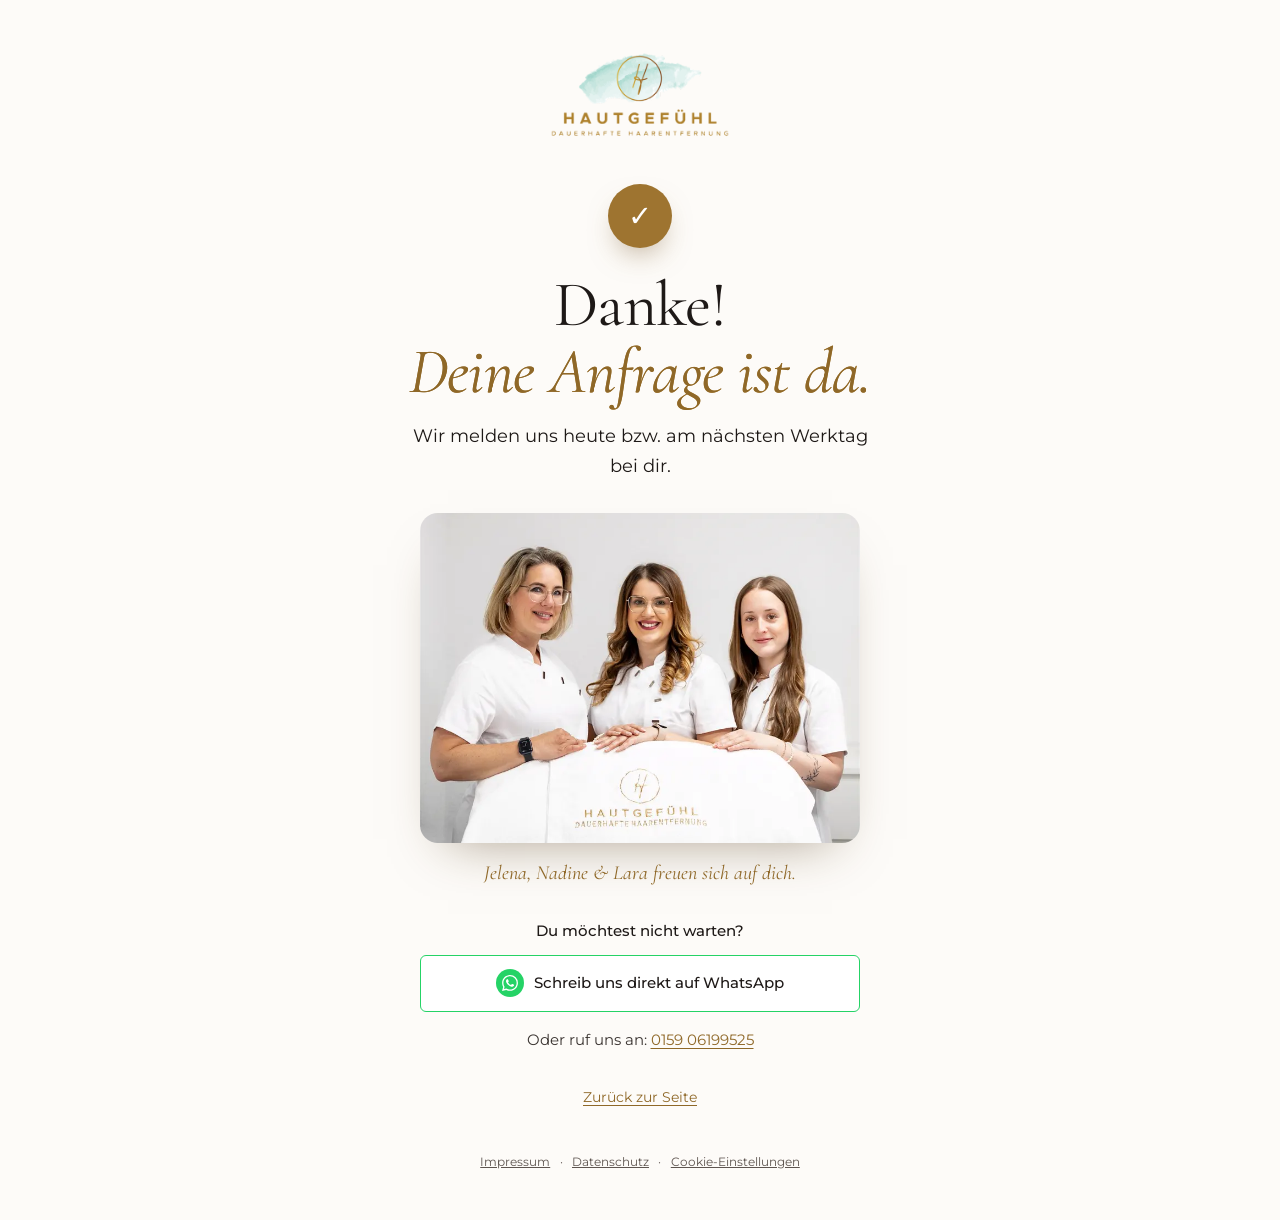
<file: danke/index.html>
<!DOCTYPE html>
<html lang="de">
<head>
  <meta charset="UTF-8">
  <meta name="viewport" content="width=device-width, initial-scale=1.0">
  <title>Danke für deine Anfrage | Hautgefühl Emmelshausen</title>
  <meta name="robots" content="noindex, nofollow">
  <link rel="icon" type="image/png" sizes="48x48" href="../img/favicon-48.png">
  <link rel="stylesheet" href="../fonts/fonts.css">
  <link rel="stylesheet" href="../style.css?v=42">
  <style>
    .thanks { min-height: 100vh; display: flex; flex-direction: column; align-items: center; justify-content: center; text-align: center; padding: 2.5rem var(--pad, 20px) 3rem; }
    .thanks__logo { width: 200px; height: auto; margin-bottom: 2.2rem; }
    .thanks__icon { display: grid; place-items: center; width: 64px; height: 64px; margin: 0 auto 1.4rem; border-radius: 50%; background: #9E7430; color: #fff; font-size: 1.8rem; box-shadow: 0 14px 30px -12px rgba(120, 88, 40, .6); }
    .thanks h1 { font-family: var(--f-display); font-weight: 400; font-size: clamp(2.6rem, 7vw, 4rem); line-height: 1.05; margin-bottom: 1rem; }
    .thanks h1 em { color: #8F6828; }
    .thanks__lead { font-size: 1.1rem; max-width: 460px; margin: 0 auto 1.6rem; color: var(--text); }
    .thanks__wa { width: min(440px, 100%); margin: 0 auto 1rem; }
    .thanks__small { font-size: .92rem; max-width: 460px; margin: 0 auto; color: var(--text-dim); }
    .thanks__small a, .thanks__back { color: #8F6828; text-decoration: underline; text-underline-offset: .2em; }
    .thanks__back { display: inline-block; margin-top: 2rem; font-size: .9rem; }
    .thanks__legal { margin-top: 2.6rem; font-size: .78rem; color: var(--text-faint); }
    .thanks__legal a { color: inherit; text-decoration: underline; margin: 0 .4rem; }
    .thanks__team { width: min(440px, 100%); margin: .4rem auto 1.8rem; }
    .thanks__team img { width: 100%; aspect-ratio: 4 / 3; object-fit: cover; object-position: 50% 62%; border-radius: 18px; box-shadow: 0 24px 50px -28px rgba(80, 55, 20, .5); }
    .thanks__team figcaption { margin-top: .8rem; font-family: var(--f-display); font-style: italic; font-size: 1.25rem; color: #8F6828; }
  </style>
</head>
<body>
  <main class="thanks">
    <img src="../img/logo-480.png" alt="Hautgefühl, Dauerhafte Haarentfernung" class="thanks__logo" width="480" height="262">
    <span class="thanks__icon" aria-hidden="true">✓</span>
    <h1>Danke!<br><em>Deine Anfrage ist da.</em></h1>
    <p class="thanks__lead">Wir melden uns heute bzw. am nächsten Werktag bei dir.</p>
    <figure class="thanks__team">
      <img src="../img/team-800.webp" srcset="../img/team-800.webp 800w, ../img/team-1600.webp 1600w" sizes="(max-width: 600px) 90vw, 440px" alt="Das Hautgefühl-Team: Nadine, Jelena und Lara" width="800" height="1200">
      <figcaption>Jelena, Nadine &amp; Lara freuen sich auf dich.</figcaption>
    </figure>
    <div class="thanks__wa">
      <p class="callback__alt-title">Du möchtest nicht warten?</p>
      <a class="callback__wa" href="https://wa.me/4915906199525?text=Hallo%2C%20ich%20habe%20gerade%20eine%20Anfrage%20%C3%BCber%20eure%20Website%20geschickt%20und%20schreibe%20euch%20direkt." target="_blank" rel="noopener"><span class="callback__wa-icon"><svg viewBox="0 0 24 24" aria-hidden="true"><path fill="currentColor" d="M.057 24l1.687-6.163a11.867 11.867 0 0 1-1.587-5.946C.16 5.335 5.495 0 12.05 0a11.817 11.817 0 0 1 8.413 3.488 11.824 11.824 0 0 1 3.48 8.414c-.003 6.557-5.338 11.892-11.893 11.892a11.9 11.9 0 0 1-5.688-1.448L.057 24zm6.597-3.807c1.676.995 3.276 1.591 5.392 1.592 5.448 0 9.886-4.434 9.889-9.885.002-5.462-4.415-9.89-9.881-9.892-5.452 0-9.887 4.434-9.889 9.884-.001 2.225.651 3.891 1.746 5.634l-.999 3.648 3.742-.981zm11.387-5.464c-.074-.124-.272-.198-.57-.347-.297-.149-1.758-.868-2.031-.967-.272-.099-.47-.149-.669.149-.198.297-.768.967-.941 1.165-.173.198-.347.223-.644.074-.297-.149-1.255-.462-2.39-1.475-.883-.788-1.48-1.761-1.653-2.059-.173-.297-.018-.458.13-.606.134-.133.297-.347.446-.521.151-.172.2-.296.3-.495.099-.198.05-.372-.025-.521-.075-.148-.669-1.611-.916-2.206-.242-.579-.487-.501-.669-.51l-.57-.01c-.198 0-.52.074-.792.372s-1.04 1.016-1.04 2.479 1.065 2.876 1.213 3.074c.149.198 2.095 3.2 5.076 4.487.709.306 1.263.489 1.694.626.712.226 1.36.194 1.872.118.571-.085 1.758-.719 2.006-1.413.248-.695.248-1.29.173-1.414z"/></svg></span><span>Schreib uns direkt auf WhatsApp</span></a>
    </div>
    <p class="thanks__small">Oder ruf uns an: <a href="tel:+4915906199525">0159 06199525</a></p>
    <a href="../" class="thanks__back">Zurück zur Seite</a>
    <p class="thanks__legal"><a href="https://hautgefuehl-emmelshausen.de/impressum-hautgefuehl-studio-emmelshausen/" target="_blank" rel="noopener">Impressum</a> · <a href="https://hautgefuehl-emmelshausen.de/datenschutz-hautgefuehl-studio-emmelshausen/" target="_blank" rel="noopener">Datenschutz</a> · <a href="#" data-consent-open>Cookie-Einstellungen</a></p>
  </main>

  <div class="consent" id="consent" role="dialog" aria-live="polite" aria-label="Cookie-Einstellungen" hidden>
    <p class="consent__title">Deine Privatsphäre</p>
    <p class="consent__text">Wir möchten mit dem Meta-Pixel messen, wie gut unsere Werbung funktioniert. Schickst du unser Formular ab, melden wir das auch direkt von unserem Server an Meta, mit verschlüsseltem Namen und verschlüsselter Handynummer. Meta kann das deinem Konto zuordnen. Das passiert nur mit deiner Einwilligung. Du kannst sie jederzeit im Footer unter „Cookie-Einstellungen" ändern. Mehr dazu in unserer <a href="https://hautgefuehl-emmelshausen.de/datenschutz-hautgefuehl-studio-emmelshausen/" target="_blank" rel="noopener">Datenschutzerklärung</a>.</p>
    <div class="consent__actions">
      <button type="button" class="consent__btn" data-consent="necessary">Nur notwendige</button>
      <button type="button" class="consent__btn" data-consent="all">Alle akzeptieren</button>
    </div>
    <p class="consent__links"><a href="https://hautgefuehl-emmelshausen.de/impressum-hautgefuehl-studio-emmelshausen/" target="_blank" rel="noopener">Impressum</a> · <a href="https://hautgefuehl-emmelshausen.de/datenschutz-hautgefuehl-studio-emmelshausen/" target="_blank" rel="noopener">Datenschutz</a></p>
  </div>

  <script src="../consent.js?v=7"></script>
  <script>
    /* Meta-Ereignis "Lead": nur nach einer echten Anfrage (nicht beim Neuladen)
       und nur mit Einwilligung in Marketing-Cookies */
    (function () {
      var leadId = null;
      try { leadId = sessionStorage.getItem('hg-lead'); } catch (e) {}
      if (!leadId) return;
      var fire = function () {
        if (!window.fbq || !window.hgConsentAll || !window.hgConsentAll()) return;
        // Gleiche event_id wie beim Server-Event, damit Meta die Anfrage nur einmal zählt
        if (leadId !== '1') window.fbq('track', 'Lead', { content_name: 'Rückruf-Anfrage' }, { eventID: leadId });
        else window.fbq('track', 'Lead', { content_name: 'Rückruf-Anfrage' });
        try { sessionStorage.removeItem('hg-lead'); } catch (e) {}
        window.removeEventListener('hg:pixel', fire);
      };
      fire();
      window.addEventListener('hg:pixel', fire);
    })();
  </script>
</body>
</html>
</file>
<file: fonts/fonts.css>
/* Lokal eingebundene Schriften (latin + latin-ext), ohne Verbindung zu Google */
/* latin-ext */
@font-face {
  font-family: 'Cormorant Garamond';
  font-style: italic;
  font-weight: 400;
  font-display: swap;
  src: url(cormorant-garamond-latin-ext-a89ed2.woff2) format('woff2');
  unicode-range: U+0100-02BA, U+02BD-02C5, U+02C7-02CC, U+02CE-02D7, U+02DD-02FF, U+0304, U+0308, U+0329, U+1D00-1DBF, U+1E00-1E9F, U+1EF2-1EFF, U+2020, U+20A0-20AB, U+20AD-20C0, U+2113, U+2C60-2C7F, U+A720-A7FF;
}
/* latin */
@font-face {
  font-family: 'Cormorant Garamond';
  font-style: italic;
  font-weight: 400;
  font-display: swap;
  src: url(cormorant-garamond-latin-25e309.woff2) format('woff2');
  unicode-range: U+0000-00FF, U+0131, U+0152-0153, U+02BB-02BC, U+02C6, U+02DA, U+02DC, U+0304, U+0308, U+0329, U+2000-206F, U+20AC, U+2122, U+2191, U+2193, U+2212, U+2215, U+FEFF, U+FFFD;
}
/* latin-ext */
@font-face {
  font-family: 'Cormorant Garamond';
  font-style: italic;
  font-weight: 500;
  font-display: swap;
  src: url(cormorant-garamond-latin-ext-a89ed2.woff2) format('woff2');
  unicode-range: U+0100-02BA, U+02BD-02C5, U+02C7-02CC, U+02CE-02D7, U+02DD-02FF, U+0304, U+0308, U+0329, U+1D00-1DBF, U+1E00-1E9F, U+1EF2-1EFF, U+2020, U+20A0-20AB, U+20AD-20C0, U+2113, U+2C60-2C7F, U+A720-A7FF;
}
/* latin */
@font-face {
  font-family: 'Cormorant Garamond';
  font-style: italic;
  font-weight: 500;
  font-display: swap;
  src: url(cormorant-garamond-latin-25e309.woff2) format('woff2');
  unicode-range: U+0000-00FF, U+0131, U+0152-0153, U+02BB-02BC, U+02C6, U+02DA, U+02DC, U+0304, U+0308, U+0329, U+2000-206F, U+20AC, U+2122, U+2191, U+2193, U+2212, U+2215, U+FEFF, U+FFFD;
}
/* latin-ext */
@font-face {
  font-family: 'Cormorant Garamond';
  font-style: normal;
  font-weight: 400;
  font-display: swap;
  src: url(cormorant-garamond-latin-ext-907682.woff2) format('woff2');
  unicode-range: U+0100-02BA, U+02BD-02C5, U+02C7-02CC, U+02CE-02D7, U+02DD-02FF, U+0304, U+0308, U+0329, U+1D00-1DBF, U+1E00-1E9F, U+1EF2-1EFF, U+2020, U+20A0-20AB, U+20AD-20C0, U+2113, U+2C60-2C7F, U+A720-A7FF;
}
/* latin */
@font-face {
  font-family: 'Cormorant Garamond';
  font-style: normal;
  font-weight: 400;
  font-display: swap;
  src: url(cormorant-garamond-latin-2fed1d.woff2) format('woff2');
  unicode-range: U+0000-00FF, U+0131, U+0152-0153, U+02BB-02BC, U+02C6, U+02DA, U+02DC, U+0304, U+0308, U+0329, U+2000-206F, U+20AC, U+2122, U+2191, U+2193, U+2212, U+2215, U+FEFF, U+FFFD;
}
/* latin-ext */
@font-face {
  font-family: 'Cormorant Garamond';
  font-style: normal;
  font-weight: 500;
  font-display: swap;
  src: url(cormorant-garamond-latin-ext-907682.woff2) format('woff2');
  unicode-range: U+0100-02BA, U+02BD-02C5, U+02C7-02CC, U+02CE-02D7, U+02DD-02FF, U+0304, U+0308, U+0329, U+1D00-1DBF, U+1E00-1E9F, U+1EF2-1EFF, U+2020, U+20A0-20AB, U+20AD-20C0, U+2113, U+2C60-2C7F, U+A720-A7FF;
}
/* latin */
@font-face {
  font-family: 'Cormorant Garamond';
  font-style: normal;
  font-weight: 500;
  font-display: swap;
  src: url(cormorant-garamond-latin-2fed1d.woff2) format('woff2');
  unicode-range: U+0000-00FF, U+0131, U+0152-0153, U+02BB-02BC, U+02C6, U+02DA, U+02DC, U+0304, U+0308, U+0329, U+2000-206F, U+20AC, U+2122, U+2191, U+2193, U+2212, U+2215, U+FEFF, U+FFFD;
}
/* latin-ext */
@font-face {
  font-family: 'Montserrat';
  font-style: normal;
  font-weight: 400;
  font-display: swap;
  src: url(montserrat-latin-ext-ccd96b.woff2) format('woff2');
  unicode-range: U+0100-02BA, U+02BD-02C5, U+02C7-02CC, U+02CE-02D7, U+02DD-02FF, U+0304, U+0308, U+0329, U+1D00-1DBF, U+1E00-1E9F, U+1EF2-1EFF, U+2020, U+20A0-20AB, U+20AD-20C0, U+2113, U+2C60-2C7F, U+A720-A7FF;
}
/* latin */
@font-face {
  font-family: 'Montserrat';
  font-style: normal;
  font-weight: 400;
  font-display: swap;
  src: url(montserrat-latin-e56e84.woff2) format('woff2');
  unicode-range: U+0000-00FF, U+0131, U+0152-0153, U+02BB-02BC, U+02C6, U+02DA, U+02DC, U+0304, U+0308, U+0329, U+2000-206F, U+20AC, U+2122, U+2191, U+2193, U+2212, U+2215, U+FEFF, U+FFFD;
}
/* latin-ext */
@font-face {
  font-family: 'Montserrat';
  font-style: normal;
  font-weight: 500;
  font-display: swap;
  src: url(montserrat-latin-ext-ccd96b.woff2) format('woff2');
  unicode-range: U+0100-02BA, U+02BD-02C5, U+02C7-02CC, U+02CE-02D7, U+02DD-02FF, U+0304, U+0308, U+0329, U+1D00-1DBF, U+1E00-1E9F, U+1EF2-1EFF, U+2020, U+20A0-20AB, U+20AD-20C0, U+2113, U+2C60-2C7F, U+A720-A7FF;
}
/* latin */
@font-face {
  font-family: 'Montserrat';
  font-style: normal;
  font-weight: 500;
  font-display: swap;
  src: url(montserrat-latin-e56e84.woff2) format('woff2');
  unicode-range: U+0000-00FF, U+0131, U+0152-0153, U+02BB-02BC, U+02C6, U+02DA, U+02DC, U+0304, U+0308, U+0329, U+2000-206F, U+20AC, U+2122, U+2191, U+2193, U+2212, U+2215, U+FEFF, U+FFFD;
}
/* latin-ext */
@font-face {
  font-family: 'Montserrat';
  font-style: normal;
  font-weight: 600;
  font-display: swap;
  src: url(montserrat-latin-ext-ccd96b.woff2) format('woff2');
  unicode-range: U+0100-02BA, U+02BD-02C5, U+02C7-02CC, U+02CE-02D7, U+02DD-02FF, U+0304, U+0308, U+0329, U+1D00-1DBF, U+1E00-1E9F, U+1EF2-1EFF, U+2020, U+20A0-20AB, U+20AD-20C0, U+2113, U+2C60-2C7F, U+A720-A7FF;
}
/* latin */
@font-face {
  font-family: 'Montserrat';
  font-style: normal;
  font-weight: 600;
  font-display: swap;
  src: url(montserrat-latin-e56e84.woff2) format('woff2');
  unicode-range: U+0000-00FF, U+0131, U+0152-0153, U+02BB-02BC, U+02C6, U+02DA, U+02DC, U+0304, U+0308, U+0329, U+2000-206F, U+20AC, U+2122, U+2191, U+2193, U+2212, U+2215, U+FEFF, U+FFFD;
}
</file>
<file: style.css>
/* =========================================================
   HAUTGEFÜHL – Premium Dark Edition
   ========================================================= */
:root {
  --gold: #C49A4A;
  --gold-light: #8F6828;
  --champagne: #92692A;
  --gold-soft: #E9D6AE;
  --mint: #9ECEC0;
  --mint-dark: #6BBAAA;
  --bg: #FDFBF8;
  --bg-2: #EFE2CF;
  --bg-3: #D8EEE7;
  --text: #1E1917;
  --text-dim: #3A3431;
  --text-faint: #5E5550;
  --line: rgba(160, 116, 48, .38);
  --glass-bg: linear-gradient(140deg, #FFFFFF, rgba(255,255,255,.92));
  --glass-border: rgba(160, 116, 48, .35);
  --glass-blur: 18px;
  --grad-gold: linear-gradient(120deg, #B8893E 0%, #D2AA5E 45%, #C49A4A 70%, #D9B877 100%);
  --grad-text: linear-gradient(120deg, #8A6224 0%, #B08236 40%, #7E5A20 70%, #A07430 100%);
  --f-display: 'Cormorant Garamond', Georgia, serif;
  --f-body: 'Montserrat', system-ui, sans-serif;
  --ease: cubic-bezier(.22, 1, .36, 1);
  --radius: 22px;
  --pad: clamp(1.25rem, 5vw, 4rem);
}

/* ---------- Reset ---------- */
*, *::before, *::after { box-sizing: border-box; margin: 0; padding: 0; }
html { -webkit-text-size-adjust: 100%; }
html.lenis, html.lenis body { height: auto; }
.lenis.lenis-smooth { scroll-behavior: auto !important; }
.lenis.lenis-stopped { overflow: hidden; }
body {
  background: var(--bg);
  color: var(--text);
  font-family: var(--f-body);
  font-weight: 400;
  font-size: clamp(.95rem, .9rem + .25vw, 1.06rem);
  line-height: 1.7;
  overflow-x: hidden;
  -webkit-font-smoothing: antialiased;
}
img { display: block; max-width: 100%; height: auto; }
a { color: inherit; text-decoration: none; }
button, input { font: inherit; color: inherit; }
::selection { background: var(--gold); color: var(--bg); }
:focus-visible { outline: 2px solid var(--gold-light); outline-offset: 4px; border-radius: 4px; }
.container { width: 100%; max-width: 1280px; margin-inline: auto; padding-inline: var(--pad); }
.section { position: relative; padding-block: clamp(3rem, 5vw, 4.5rem); }

/* ---------- Typo ---------- */
.display, h1, h2 { font-family: var(--f-display); font-weight: 400; line-height: 1.02; letter-spacing: -.01em; }
.display { font-size: clamp(2.5rem, 6vw, 5.2rem); margin-bottom: 1.5rem; }
.display em, h1 em, .final__title {
  font-style: italic;
  background: var(--grad-text);
  background-size: 200% 100%;
  -webkit-background-clip: text;
  background-clip: text;
  color: transparent;
  animation: shimmer 7s linear infinite;
}
@keyframes shimmer { to { background-position: -200% 0; } }
h3 { font-family: var(--f-display); font-weight: 500; font-size: clamp(1.35rem, 2vw, 1.65rem); line-height: 1.2; margin-bottom: .6rem; }
.eyebrow {
  display: inline-flex;
  align-items: center;
  gap: .7rem;
  font-size: .72rem;
  font-weight: 500;
  letter-spacing: .32em;
  text-transform: uppercase;
  color: var(--gold-light);
  margin-bottom: 1.4rem;
}
.eyebrow::before { content: ''; width: 34px; height: 1px; background: currentColor; opacity: .6; }
.section-head { max-width: 820px; margin-bottom: clamp(1.6rem, 3vw, 2.4rem); }
.section-head__sub { color: var(--text-dim); max-width: 600px; }
p + p { margin-top: 1rem; }

/* Split-Text Helfer */
.split-word { display: inline-block; white-space: nowrap; }
.split-mask { display: inline-block; overflow: hidden; vertical-align: top; padding-bottom: .22em; margin-bottom: -.22em; padding-right: .04em; margin-right: -.04em; }
.split-char, .split-inner { display: inline-block; will-change: transform; }

/* Gradient-Text in Split-Elementen: jedes Zeichen bekommt eigenen Clip */
.final__title .split-char, .display em .split-inner {
  background: var(--grad-text);
  background-size: 400% 100%;
  -webkit-background-clip: text;
  background-clip: text;
  color: transparent;
  /* Verlauf bis unter die Unterlängen (g, p, y) ziehen, sonst werden sie unsichtbar */
  padding-bottom: .22em; margin-bottom: -.22em;
}

/* ---------- Glass ---------- */
.glass {
  position: relative;
  background: var(--glass-bg);
  border: 1px solid var(--glass-border);
  border-radius: var(--radius);
  backdrop-filter: blur(var(--glass-blur)) saturate(140%);
  -webkit-backdrop-filter: blur(var(--glass-blur)) saturate(140%);
  box-shadow: 0 24px 50px -24px rgba(110, 76, 28, .38), 0 2px 6px rgba(110, 76, 28, .08);
}

/* Licht-Reflex, folgt der Maus (per JS --mx/--my) */
.glass::after {
  content: '';
  position: absolute;
  inset: 0;
  border-radius: inherit;
  pointer-events: none;
  background: radial-gradient(420px circle at var(--mx, 50%) var(--my, 0%), rgba(158,206,192,.28), transparent 45%);
  opacity: 0;
  transition: opacity .4s;
}
.glass:hover::after { opacity: 1; }

/* ---------- Buttons ---------- */
.btn {
  --h: 54px;
  position: relative;
  display: inline-flex;
  align-items: center;
  justify-content: center;
  gap: .8rem;
  min-height: var(--h);
  padding: .7rem 1.8rem;
  text-align: center;
  line-height: 1.4;
  font-size: .8rem;
  font-weight: 600;
  letter-spacing: .14em;
  text-transform: uppercase;
  overflow: hidden;
  isolation: isolate;
  cursor: pointer;
  border: 0;
  transition: box-shadow .5s var(--ease), color .4s;
  will-change: transform;
}
.btn__text, .btn__icon { position: relative; z-index: 2; display: inline-block; pointer-events: none; }
.btn__icon { transition: transform .5s var(--ease); }
.btn:hover .btn__icon { transform: translateX(5px); }
.btn::before {
  content: '';
  position: absolute;
  inset: 0;
  z-index: 1;
  border-radius: inherit;
  background: var(--text);
  transform: translateY(101%);
  transition: transform .6s var(--ease);
}
.btn:hover::before { transform: translateY(0); }
.btn--gold { background-size: 200% 100%; }
.btn--ghost { border: 1px solid var(--glass-border); color: var(--text); background: rgba(255,255,255,.6); margin-top: 1.8rem; }
.btn--lg { --h: 64px; padding-inline: 2.3rem; font-size: .84rem; }
.btn--small { --h: 44px; padding-block: .4rem; padding-inline: 1.3rem; font-size: .7rem; }

/* Glanz-Sweep */
.btn--gold::after {
  content: '';
  position: absolute;
  top: 0;
  left: -60%;
  width: 40%;
  height: 100%;
  z-index: 3;
  background: linear-gradient(100deg, transparent, rgba(255,255,255,.55), transparent);
  transform: skewX(-20deg);
  animation: sweep 4.5s var(--ease) infinite;
  pointer-events: none;
}
@keyframes sweep { 0%, 60% { left: -60%; } 100% { left: 130%; } }
.microcopy { font-size: .78rem; color: var(--text-faint); margin-top: 1rem; letter-spacing: .02em; }
.link-hover { position: relative; }
.link-hover::after {
  content: '';
  position: absolute;
  left: 0;
  bottom: -4px;
  width: 100%;
  height: 1px;
  background: var(--gold-light);
  transform: scaleX(0);
  transform-origin: right;
  transition: transform .5s var(--ease);
}
.link-hover:hover::after { transform: scaleX(1); transform-origin: left; }

/* =========================================================
   CURSOR
   ========================================================= */
.cursor { display: none; }
@media (hover: hover) and (pointer: fine) {
  .has-cursor, .has-cursor a, .has-cursor button, .has-cursor summary, .has-cursor input { cursor: none; }
  .has-cursor .cursor { display: block; }
}
.cursor { position: fixed; inset: 0; z-index: 999; pointer-events: none; }
.cursor__dot, .cursor__ring { position: fixed; top: 0; left: 0; border-radius: 50%; will-change: transform; }
.cursor__dot { width: 6px; height: 6px; margin: -3px 0 0 -3px; background: var(--gold-light); }
.cursor__ring {
  width: 40px;
  height: 40px;
  margin: -20px 0 0 -20px;
  border: 1px solid rgba(196,154,74,.55);
  display: grid;
  place-items: center;
  transition: width .45s var(--ease), height .45s var(--ease), margin .45s var(--ease), background .45s, border-color .45s;
}
.cursor__label {
  font-size: .62rem;
  font-weight: 600;
  letter-spacing: .16em;
  text-transform: uppercase;
  color: #fff;
  opacity: 0;
  transform: scale(.6);
  transition: .35s var(--ease);
}
.cursor.is-hover .cursor__ring { width: 64px; height: 64px; margin: -32px 0 0 -32px; background: rgba(158,206,192,.2); border-color: var(--gold); }
.cursor.is-book .cursor__ring { width: 92px; height: 92px; margin: -46px 0 0 -46px; background: var(--gold); border-color: transparent; }
.cursor.is-book .cursor__label { opacity: 1; transform: scale(1); }
.cursor.is-book .cursor__dot { opacity: 0; }

/* Grain */

/* =========================================================
   NAV
   ========================================================= */
.nav {
  position: fixed;
  top: 0;
  left: 0;
  right: 0;
  z-index: 100;
  display: flex;
  align-items: center;
  justify-content: space-between;
  gap: 2rem;
  padding: 1.3rem var(--pad);
  transition: transform .6s var(--ease), padding .5s var(--ease), background .5s, border-color .5s;
  border-bottom: 1px solid transparent;
}
.nav.is-scrolled {
  padding-block: .8rem;
  background: rgba(253,251,248,.78);
  backdrop-filter: blur(18px);
  -webkit-backdrop-filter: blur(18px);
  border-color: var(--line);
}
.nav.is-hidden { transform: translateY(-100%); }
.nav__logo { display: flex; align-items: center; gap: .8rem; }

/* Original-Logo 1:1 */
.logo-img { display: block; width: auto; transition: height .5s var(--ease); }
.logo-img--footer { height: 110px; }
@media (max-width: 560px) {
  .logo-img { height: 52px; }
}

/* =========================================================
   HERO
   ========================================================= */
.hero { position: relative; padding-top: 6rem; padding-bottom: 5rem; }
.hero__sub { color: var(--text-dim); }
.google-badge {
  display: inline-flex;
  align-items: center;
  gap: .8rem;
  padding: .6rem 1.1rem .6rem .6rem;
  border-radius: 100px;
  background: rgba(255,255,255,.75);
  border: 1px solid var(--line);
  font-size: .8rem;
  box-shadow: 0 10px 30px -18px rgba(120,88,40,.35);
  color: var(--text-dim);
}
.google-badge strong { color: var(--text); font-weight: 600; }
.google-badge__g {
  width: 28px;
  height: 28px;
  border-radius: 50%;
  background: #fff;
  box-shadow: 0 0 0 1px rgba(0,0,0,.08);
  color: #4285F4;
  display: grid;
  place-items: center;
  font-weight: 600;
  font-size: .9rem;
}
.stars { color: var(--gold); letter-spacing: .12em; }
@media (max-width: 700px) {
  .hero__scroll { display: none; }
  .hero__ctas .btn { width: 100%; padding-inline: 1.2rem; letter-spacing: .1em; }
}
.hero__scroll {
  position: absolute;
  z-index: 2;
  display: flex;
  align-items: center;
  font-size: .62rem;
  letter-spacing: .3em;
  text-transform: uppercase;
  color: var(--text-faint);
}
.hero__scroll i { background: linear-gradient(var(--gold), transparent); position: relative; overflow: hidden; }
.hero__scroll i::after {
  content: '';
  position: absolute;
  top: -50%;
  left: 0;
  width: 100%;
  height: 50%;
  background: var(--gold);
  animation: drip 2s var(--ease) infinite;
}
@keyframes drip { to { top: 110%; } }

/* =========================================================
   MARQUEE
   ========================================================= */
.marquee { padding-block: 1.3rem; overflow: hidden; background: var(--grad-gold); }
.marquee__track { display: flex; gap: 2.5rem; width: max-content; align-items: center; will-change: transform; }
.marquee span {
  font-family: var(--f-display);
  font-size: clamp(1.4rem, 2.8vw, 2.4rem);
  font-style: italic;
  white-space: nowrap;
  color: #fff;
  text-shadow: 0 1px 2px rgba(90, 60, 15, .4);
}
.marquee em { color: #fff; font-style: normal; font-size: 1rem; opacity: .8; }

/* =========================================================
   PROBLEM
   ========================================================= */
.problem__statement {
  font-family: var(--f-display);
  font-size: clamp(1.9rem, 4.4vw, 4rem);
  line-height: 1.12;
  max-width: 1100px;
  margin-bottom: clamp(2.5rem, 5vw, 4rem);
}
.problem__statement .split-word { opacity: .35; transition: none; }
.pain-grid { display: grid; grid-template-columns: repeat(4, 1fr); gap: 1.2rem; }
.pain { padding: 2rem 1.6rem; }
.pain__num { display: block; font-size: .7rem; letter-spacing: .3em; color: var(--gold); margin-bottom: 2.5rem; }
.pain p { color: var(--text-dim); font-size: .92rem; }
@media (max-width: 1000px) {
  .pain-grid { grid-template-columns: 1fr 1fr; }
}
@media (max-width: 600px) {
  .pain-grid { grid-template-columns: 1fr; }
}

/* =========================================================
   REFRAME
   ========================================================= */
.reframe { overflow: hidden; min-height: 65vh; display: flex; align-items: center; }
.reframe__bg { position: absolute; inset: 0; }
.reframe__img { position: absolute; right: 0; top: 0; bottom: 0; width: 55%; }
.reframe__img::after {
  content: '';
  position: absolute;
  inset: 0;
  background: linear-gradient(90deg, var(--bg) 0%, rgba(253,251,248,.6) 40%, rgba(253,251,248,.05) 100%), linear-gradient(0deg, var(--bg), transparent 30%, transparent 70%, var(--bg));
}
.reframe__inner { position: relative; z-index: 1; }
.reframe__inner .display { max-width: 820px; }
.reframe__text { max-width: 520px; color: var(--text-dim); }
.reframe__text em { color: var(--champagne); }
@media (max-width: 800px) {
  .reframe__img { width: 100%; opacity: .35; }
}

/* Parallax-Bilder */
.parallax-wrap { position: relative; overflow: hidden; }
.parallax-img { width: 100%; height: 125%; object-fit: cover; position: absolute; top: -12.5%; left: 0; will-change: transform; }

/* =========================================================
   RECHNER
   ========================================================= */
.calc { background: var(--bg-3); }
.fit { background: var(--bg-3); }
.team { background: var(--bg-2); }
.results { background: var(--bg); }
.calc__grid { display: grid; grid-template-columns: 1fr 1fr; gap: clamp(2rem, 6vw, 6rem); align-items: center; }
.calc__intro p:not(.eyebrow) { color: var(--text-dim); max-width: 440px; }
.calc__card { padding: clamp(1.8rem, 3.5vw, 3rem); transform-style: preserve-3d; }
.range { display: block; margin-bottom: 2rem; }
.range__head {
  display: flex;
  justify-content: space-between;
  font-size: .78rem;
  letter-spacing: .12em;
  text-transform: uppercase;
  color: var(--text-dim);
  margin-bottom: .9rem;
}
.range output { color: var(--champagne); font-weight: 600; letter-spacing: .04em; }
input[type=range] {
  -webkit-appearance: none;
  appearance: none;
  width: 100%;
  height: 4px;
  border-radius: 4px;
  background: linear-gradient(90deg, var(--gold) var(--p, 25%), rgba(196,154,74,.18) var(--p, 25%));
  outline-offset: 8px;
}
input[type=range]::-webkit-slider-thumb {
  -webkit-appearance: none;
  width: 24px;
  height: 24px;
  border-radius: 50%;
  background: var(--gold);
  border: 5px solid #fff;
  box-shadow: 0 0 0 1px var(--gold), 0 6px 18px rgba(196,154,74,.5);
  transition: transform .3s var(--ease);
}
input[type=range]::-webkit-slider-thumb:hover { transform: scale(1.2); }
input[type=range]::-moz-range-thumb {
  width: 16px;
  height: 16px;
  border-radius: 50%;
  background: var(--gold);
  border: 4px solid #fff;
  box-shadow: 0 0 0 1px var(--gold);
}
.calc__result {
  display: grid;
  grid-template-columns: 1fr 1fr;
  gap: 1rem;
  padding: 1.8rem 0;
  border-top: 1px solid var(--line);
  border-bottom: 1px solid var(--line);
  margin-bottom: 1.4rem;
}
.calc__label { display: block; font-size: .68rem; letter-spacing: .24em; text-transform: uppercase; color: var(--text-faint); }
.calc__value {
  font-family: var(--f-display);
  font-size: clamp(2.4rem, 4.5vw, 3.6rem);
  line-height: 1.1;
  color: var(--champagne);
  font-variant-numeric: tabular-nums;
}
.calc__note { color: var(--text-dim); font-size: .92rem; margin-bottom: 1.8rem; }
.calc__note strong { color: var(--text); font-weight: 500; }
@media (max-width: 900px) {
  .calc__grid { grid-template-columns: 1fr; }
}

/* =========================================================
   LÖSUNG
   ========================================================= */
.stats {
  display: grid;
  grid-template-columns: repeat(4, 1fr);
  background: #FFFFFF;
  border: 1px solid var(--glass-border);
  border-radius: var(--radius);
  box-shadow: 0 24px 50px -24px rgba(110,76,28,.3);
  margin-bottom: 2.8rem;
}
.stat { padding: 2.2rem 1.5rem; border-right: 1px solid var(--line); }
.stat:last-child { border-right: 0; }
.stat__num {
  display: block;
  font-family: var(--f-display);
  font-size: clamp(3rem, 6vw, 5rem);
  line-height: 1;
  color: var(--champagne);
  font-variant-numeric: tabular-nums;
}
.stat__label { font-size: .8rem; color: var(--text-dim); }
@media (max-width: 800px) {
  .stats { grid-template-columns: 1fr 1fr; }
  .stat:nth-child(2) { border-right: 0; }
  .stat:nth-child(-n+2) { border-bottom: 1px solid var(--line); }
}
.benefits { display: grid; grid-template-columns: repeat(4, 1fr); gap: 1.2rem; perspective: 1000px; }
.benefit { padding: 2.2rem 1.8rem; transform-style: preserve-3d; transition: border-color .4s; }
.benefit:hover { border-color: rgba(212,175,106,.4); }
.benefit__icon {
  display: grid;
  place-items: center;
  width: 56px;
  height: 56px;
  border-radius: 50%;
  margin-bottom: 2rem;
  background: rgba(212,175,106,.08);
  border: 1px solid rgba(212,175,106,.25);
  transform: translateZ(30px);
}
.benefit__icon svg { width: 24px; height: 24px; fill: none; stroke: var(--gold-light); stroke-width: 1.6; stroke-linecap: round; }
.benefit h3 { transform: translateZ(20px); }
.benefit p { color: var(--text-dim); font-size: .92rem; }
@media (max-width: 1000px) {
  .benefits { grid-template-columns: 1fr 1fr; }
}
@media (max-width: 600px) {
  .benefits { grid-template-columns: 1fr; }
}

/* =========================================================
   TECHNOLOGIE
   ========================================================= */
.tech { overflow: hidden; background: var(--bg-2); }
.tech__grid { position: relative; display: grid; grid-template-columns: .9fr 1.1fr; gap: clamp(2rem, 7vw, 7rem); align-items: center; }
.tech__media { position: relative; }
.tech__media .parallax-wrap { aspect-ratio: 4/5; border-radius: var(--radius); }
.tech__badge { position: absolute; right: -2rem; bottom: 12%; padding: 1.1rem 1.4rem; display: flex; flex-direction: column; }
.tech__badge strong { font-family: var(--f-display); font-size: 1.5rem; font-weight: 500; color: var(--champagne); }
.tech__badge span { font-size: .72rem; color: var(--text-dim); }
.tech__text > p:not(.eyebrow) { color: var(--text-dim); margin-bottom: 2rem; }
.checklist { list-style: none; display: grid; gap: .1rem; }
.checklist li { display: flex; gap: 1rem; align-items: flex-start; padding: 1rem 0; border-bottom: 1px solid var(--line); }
.checklist span {
  flex: none;
  width: 24px;
  height: 24px;
  border-radius: 50%;
  display: grid;
  place-items: center;
  font-size: .7rem;
  background: var(--mint-dark);
  color: #fff;
  margin-top: .15rem;
}
@media (max-width: 900px) {
  .tech__grid { grid-template-columns: 1fr; }
  .tech__badge { right: 1rem; }
}

/* =========================================================
   FUTURE PACING
   ========================================================= */
.future__quote { margin-left: auto; font-family: var(--f-display); font-style: italic; line-height: 1.45; }
.future__quote cite {
  display: block;
  margin-top: 1.2rem;
  font-family: var(--f-body);
  font-style: normal;
  font-size: .72rem;
  letter-spacing: .2em;
  text-transform: uppercase;
  color: var(--text-faint);
}

/* =========================================================
   FÜR WEN
   ========================================================= */
.fit__grid { display: grid; grid-template-columns: 1.2fr 1fr; gap: 1.2rem; }
.fit__col { padding: clamp(1.8rem, 3vw, 2.8rem); }
.fit__col ul { list-style: none; display: grid; gap: 1rem; margin-top: 1.4rem; }
.fit__col li { position: relative; padding-left: 2.2rem; color: var(--text-dim); }
.fit__col li::before {
  position: absolute;
  left: 0;
  top: .1rem;
  width: 22px;
  height: 22px;
  border-radius: 50%;
  display: grid;
  place-items: center;
  font-size: .7rem;
}
.fit__col--yes { border: 2px solid var(--mint-dark); }
.fit__col--yes li::before { content: '✓'; background: var(--mint-dark); color: #fff; }
.fit__col--no li::before { content: '✕'; background: rgba(37,33,32,.06); color: var(--text-faint); }
@media (max-width: 800px) {
  .fit__grid { grid-template-columns: 1fr; }
}

/* =========================================================
   ABLAUF – horizontal
   ========================================================= */
.steps { position: relative; background: var(--bg-2); }
.steps__pin { flex-direction: column; justify-content: center; }
.steps__head { margin-bottom: 3rem; }
.steps__head .display { margin-bottom: 1.5rem; }
.steps__track { will-change: transform; }
.step { padding: 2.4rem; display: flex; flex-direction: column; }
.step__num { font-family: var(--f-display); line-height: 1; font-style: italic; color: transparent; -webkit-text-stroke: 1.5px var(--champagne); }
.step p { color: var(--text-dim); font-size: .92rem; }

/* Mobil: vertikal */
@media (max-width: 899px) {
  .steps__pin { min-height: 0; }
  .steps__track { flex-direction: column; width: auto; }
  .step { width: 100%; min-height: 0; }
  .step__num { font-size: 4rem; padding-bottom: 1rem; }
}

/* =========================================================
   ERGEBNISSE
   ========================================================= */
.results__grid {
  display: grid;
  grid-template-columns: 1fr 1fr;
  gap: clamp(2rem, 7vw, 7rem);
  align-items: center;
  margin-bottom: clamp(3rem, 6vw, 4.5rem);
}
.results__text > p:not(.eyebrow) { color: var(--text-dim); max-width: 420px; }
.ba {
  position: relative;
  aspect-ratio: 4/5;
  max-height: 80vh;
  border-radius: var(--radius);
  overflow: hidden;
  border: 1px solid var(--glass-border);
  --pos: 50%;
  user-select: none;
}
.ba__img { position: absolute; inset: 0; width: 100%; height: 100%; object-fit: cover; }
.ba__before { position: absolute; inset: 0; clip-path: inset(0 calc(100% - var(--pos)) 0 0); }
.ba__handle {
  position: absolute;
  top: 0;
  bottom: 0;
  left: var(--pos);
  width: 2px;
  background: #fff;
  transform: translateX(-50%);
  box-shadow: 0 0 12px rgba(0,0,0,.2);
  pointer-events: none;
}
.ba__handle span {
  position: absolute;
  top: 50%;
  left: 50%;
  transform: translate(-50%,-50%);
  width: 54px;
  height: 54px;
  border-radius: 50%;
  display: grid;
  place-items: center;
  background: rgba(255,255,255,.85);
  backdrop-filter: blur(10px);
  -webkit-backdrop-filter: blur(10px);
  border: 1px solid var(--gold);
  color: var(--gold);
  box-shadow: 0 8px 24px rgba(0,0,0,.18);
  font-size: 1.2rem;
}
.ba__tag {
  position: absolute;
  top: 1.2rem;
  padding: .35rem .9rem;
  border-radius: 100px;
  font-size: .66rem;
  letter-spacing: .2em;
  text-transform: uppercase;
  background: rgba(253,251,248,.78);
  backdrop-filter: blur(8px);
  -webkit-backdrop-filter: blur(8px);
  pointer-events: none;
}
.ba__tag--l { left: 1.2rem; }
.ba__tag--r { right: 1.2rem; }
.ba__range { position: absolute; inset: 0; width: 100%; height: 100%; opacity: 0; cursor: ew-resize; margin: 0; }
@media (max-width: 900px) {
  .results__grid { grid-template-columns: 1fr; }
}
.reviews__head { margin-bottom: 2.5rem; }
.reviews__title { font-family: var(--f-body); font-weight: 400; font-size: 1rem; }
.reviews__title .stars { margin-right: .6rem; }
.reviews__note { font-size: .78rem; color: var(--text-faint); }
.reviews__row {
  overflow: hidden;
  padding-block: .6rem;
  -webkit-mask-image: linear-gradient(90deg, transparent, #000 10%, #000 90%, transparent);
  mask-image: linear-gradient(90deg, transparent, #000 10%, #000 90%, transparent);
}
.reviews__track { display: flex; gap: 1.2rem; width: max-content; will-change: transform; }
.review { width: min(420px, 82vw); padding: 1.8rem; flex: none; }
.review p { font-size: .92rem; color: var(--text-dim); }
.review cite {
  display: block;
  margin-top: 1rem;
  font-style: normal;
  font-size: .72rem;
  letter-spacing: .2em;
  text-transform: uppercase;
  color: var(--gold-light);
}
.review cite::before { content: '★★★★★  '; letter-spacing: .1em; }

/* =========================================================
   PREISE
   ========================================================= */
.pricing { background: linear-gradient(180deg, var(--bg-2), var(--bg) 70%); }
.prices { display: grid; grid-template-columns: repeat(3, 1fr); gap: 1.2rem; perspective: 1200px; }
.price { padding: 2.2rem 2rem; transform-style: preserve-3d; }
.price h3 small { font-family: var(--f-body); font-size: .72rem; color: var(--text-faint); font-weight: 400; }
.price__old { color: var(--text-faint); text-decoration: line-through; text-decoration-color: var(--gold); margin-top: 1.4rem; }
.price__new {
  font-family: var(--f-display);
  font-size: 3.6rem;
  line-height: 1;
  color: var(--champagne);
  margin-top: .2rem !important;
  font-variant-numeric: tabular-nums;
}
.price--featured { border-color: rgba(212,175,106,.5); background: linear-gradient(140deg, #F3E1BC, #FFFFFF); border-width: 2px; }
.price__tag {
  position: absolute;
  top: 1.4rem;
  right: 1.4rem;
  font-size: .62rem;
  letter-spacing: .2em;
  text-transform: uppercase;
  padding: .3rem .8rem;
  background: var(--grad-gold);
  color: #2a1f10;
  font-weight: 600;
}
.price--cta p { color: var(--text-dim); font-size: .9rem; margin-bottom: 1.4rem; }
.pricing__note { text-align: center; font-size: .76rem; color: var(--text-faint); margin-top: 2rem; }
@media (max-width: 900px) {
  .prices { grid-template-columns: 1fr 1fr; }
}
@media (max-width: 560px) {
  .prices { grid-template-columns: 1fr; }
}

/* =========================================================
   TEAM
   ========================================================= */
.team__grid { display: grid; grid-template-columns: repeat(3, 1fr); gap: 1.4rem; align-items: start; }
.member__img { aspect-ratio: 3/4; border-radius: var(--radius); }
.member__img .member__img--lara { object-position: 46% center; }
.member__img img { filter: saturate(.95); transition: filter .8s var(--ease), transform .8s var(--ease); }
.member:hover .member__img img { filter: saturate(1.05); }
.member--offset { margin-top: 5rem; }
.member figcaption { padding-top: 1.1rem; display: flex; flex-direction: column; }
.member strong { font-family: var(--f-display); font-size: 1.6rem; font-weight: 400; }
.member span { font-size: .78rem; letter-spacing: .1em; color: var(--text-faint); }
@media (max-width: 800px) {
  .team__grid { grid-template-columns: 1fr 1fr; }
  .member--offset { margin-top: 3rem; }
  .member:last-child { grid-column: span 2; max-width: 60%; justify-self: center; }
}

/* =========================================================
   FAQ
   ========================================================= */
.faq__grid { display: grid; grid-template-columns: .8fr 1.2fr; gap: clamp(2rem, 7vw, 7rem); }
.faq__grid > div:first-child > p:not(.eyebrow) { color: var(--text-dim); }
.faq__item { border-bottom: 1px solid var(--line); }
.faq__item summary {
  list-style: none;
  display: flex;
  justify-content: space-between;
  align-items: center;
  gap: 1.5rem;
  padding: 1.6rem 0;
  cursor: pointer;
  font-family: var(--f-display);
  font-size: clamp(1.25rem, 2vw, 1.6rem);
  transition: color .3s;
}
.faq__item summary::-webkit-details-marker { display: none; }
.faq__item summary:hover { color: var(--champagne); }
.faq__item summary i {
  position: relative;
  flex: none;
  width: 34px;
  height: 34px;
  border-radius: 50%;
  border: 1px solid var(--glass-border);
  transition: transform .5s var(--ease), background .4s;
}
.faq__item summary i::before, .faq__item summary i::after {
  content: '';
  position: absolute;
  top: 50%;
  left: 50%;
  width: 12px;
  height: 1px;
  background: var(--gold-light);
  transform: translate(-50%,-50%);
}
.faq__item summary i::after { transform: translate(-50%,-50%) rotate(90deg); transition: transform .5s var(--ease); }
.faq__item[open] summary i { transform: rotate(180deg); background: rgba(158,206,192,.25); }
.faq__item[open] summary i::after { transform: translate(-50%,-50%) rotate(0); }
.faq__body { overflow: hidden; }
.faq__body p { padding-bottom: 1.6rem; color: var(--text-dim); max-width: 620px; }
@media (max-width: 900px) {
  .faq__grid { grid-template-columns: 1fr; }
}

/* =========================================================
   FINAL CTA
   ========================================================= */
.final { text-align: center; overflow: hidden; }
.final__glow {
  position: absolute;
  left: 50%;
  top: 55%;
  width: 70vw;
  height: 70vw;
  max-width: 900px;
  max-height: 900px;
  transform: translate(-50%,-50%);
  background: radial-gradient(circle, rgba(107,186,170,.45), rgba(212,174,106,.35) 40%, transparent 65%);
  filter: blur(20px);
  pointer-events: none;
}
.final__inner { position: relative; display: flex; flex-direction: column; align-items: center; }
.final__inner .eyebrow::before { display: none; }
.final__title { font-size: clamp(4rem, 14vw, 12rem); line-height: .95; font-weight: 400; padding-bottom: .1em; }
.final__sub { max-width: 560px; color: var(--text-dim); margin: 1.2rem auto 2.5rem; }
.orb-btn { position: relative; width: 210px; height: 210px; display: grid; place-items: center; margin-bottom: 3rem; }
.orb-btn__ring { position: absolute; inset: 0; width: 100%; height: 100%; animation: spin 16s linear infinite; }
.orb-btn__ring text {
  font-size: 13.5px;
  letter-spacing: .24em;
  text-transform: uppercase;
  fill: var(--champagne);
  font-family: var(--f-body);
  font-weight: 500;
}
.orb-btn__core {
  width: 128px;
  height: 128px;
  border-radius: 50%;
  display: grid;
  place-items: center;
  background: var(--grad-gold);
  background-size: 200% 200%;
  color: #2a1f10;
  font-size: .78rem;
  font-weight: 600;
  letter-spacing: .16em;
  text-transform: uppercase;
  line-height: 1.5;
  box-shadow: 0 0 0 0 rgba(212,175,106,.5), 0 20px 60px -10px rgba(196,154,74,.7);
  animation: ripple 2.6s var(--ease) infinite;
  transition: transform .6s var(--ease);
}
.orb-btn:hover .orb-btn__core { transform: scale(1.12); }
@keyframes spin { to { transform: rotate(360deg); } }
@keyframes ripple { 0% { box-shadow: 0 0 0 0 rgba(212,175,106,.45), 0 20px 60px -10px rgba(196,154,74,.7); } 100% { box-shadow: 0 0 0 34px rgba(212,175,106,0), 0 20px 60px -10px rgba(196,154,74,.7); } }
.contact { display: flex; flex-wrap: wrap; justify-content: center; gap: 1rem; }
.contact__item {
  display: flex;
  flex-direction: column;
  padding: 1.1rem 1.6rem;
  border-radius: 16px;
  font-size: .92rem;
  text-align: left;
  transition: border-color .4s;
}
.contact__item:hover { border-color: rgba(212,175,106,.45); }
.contact__item small { font-size: .62rem; letter-spacing: .24em; text-transform: uppercase; color: var(--gold-light); }

/* =========================================================
   FOOTER
   ========================================================= */
.footer { border-top: 1px solid var(--line); padding-block: 3.5rem; background: var(--bg-2); color: var(--text); }
.footer__inner { display: grid; grid-template-columns: 1.2fr 1fr 1fr; gap: 2rem; align-items: start; font-size: .85rem; color: var(--text-dim); }
.footer address { font-style: normal; }
.footer__links { display: flex; flex-direction: column; gap: .4rem; align-items: flex-start; }
.footer__fine { grid-column: 1 / -1; font-size: .72rem; color: var(--text-faint); padding-top: 2rem; border-top: 1px solid var(--line); }
@media (max-width: 700px) {
  .footer__inner { grid-template-columns: 1fr; }
}

/* =========================================================
   STICKY CTA (mobil)
   ========================================================= */
.sticky-cta { display: none; }
@media (max-width: 700px) {
  .sticky-cta {
    position: fixed;
    left: 12px;
    right: 12px;
    bottom: 12px;
    z-index: 90;
    display: flex;
    justify-content: space-between;
    align-items: center;
    gap: 1rem;
    padding: .9rem 1.2rem;
    border-radius: 100px;
    background: var(--grad-gold);
    color: #2a1f10;
    font-size: .8rem;
    box-shadow: 0 16px 40px -12px rgba(120,88,40,.5);
    transform: translateY(150%);
    transition: transform .6s var(--ease);
  }
  .sticky-cta strong { font-weight: 600; letter-spacing: .06em; }
  .sticky-cta.is-visible { transform: translateY(0); }
  .footer { padding-bottom: 6rem; }
}

/* =========================================================
   Startzustände für Animationen (nur mit JS)
   ========================================================= */
.js [data-reveal] { opacity: 0; transform: translateY(40px); }
.js .clip-reveal { clip-path: inset(100% 0 0 0); }
.js .hero__eyebrow, .js .hero__ctas, .js .hero__proof, .js .hero__scroll, .js .nav { opacity: 0; }

/* Reduced Motion: alles sofort sichtbar */
@media (prefers-reduced-motion: reduce) {
  *, *::before, *::after { animation: none !important; transition-duration: .01ms !important; }
  .js [data-reveal], .js .hero__eyebrow, .js .hero__ctas, .js .hero__proof, .js .hero__scroll, .js .nav { opacity: 1; transform: none; }
  .js .clip-reveal { clip-path: none; }
  .problem__statement .split-word { opacity: 1; }
}

/* =========================================================
   CONVERSION-ERGÄNZUNGEN
   ========================================================= */

/* Probebehandlung-Karte */
.price--cta { border-color: var(--mint-dark); border-width: 2px; background: linear-gradient(140deg, #D3ECE4, #FFFFFF); }
.price--cta .price__new { margin-bottom: .8rem; }
.price__tag--mint { background: var(--mint-dark); color: #fff; }

/* Preis-Testimonial direkt beim Einwand */
.price-quote { max-width: 760px; margin: 2.5rem auto 0; padding: 2rem 2.4rem; text-align: center; }
.price-quote p { font-family: var(--f-display); font-style: italic; font-size: clamp(1.2rem, 2vw, 1.5rem); line-height: 1.45; }
.price-quote cite {
  display: block;
  margin-top: 1rem;
  font-style: normal;
  font-size: .72rem;
  letter-spacing: .18em;
  text-transform: uppercase;
  color: var(--text-faint);
}

/* Mobile Feinschliff Hero (am Ende, damit es alle Grundregeln überschreibt) */
@media (max-width: 700px) {
  .hero__scroll { display: none; }
  .hero__eyebrow { letter-spacing: .2em; font-size: .66rem; }
}

/* =========================================================
   BILDER-ERWEITERUNG
   ========================================================= */

/* Hero: Text links, echtes Teamfoto rechts */
@media (max-width: 1000px) {
  .hero__content { grid-template-columns: 1fr; }
}

/* Ablauf: Foto je Schritt */
.step { min-height: 0; }
.step__img { margin: -1.2rem -1.2rem 1.3rem; aspect-ratio: 16 / 10; border-radius: 16px; overflow: hidden; }
.step__img img { width: 100%; height: 100%; object-fit: cover; transition: transform 1s var(--ease); }
.step:hover .step__img img { transform: scale(1.05); }
.step__num { font-size: 3.2rem; padding-bottom: .6rem; margin-bottom: 0; }

/* Studio-Galerie */
.studio { background: var(--bg); }
.studio__grid { display: grid; grid-template-columns: 1fr 1.6fr 1fr; gap: 1.2rem; }
.studio__item .parallax-wrap {
  height: clamp(320px, 36vw, 520px);
  border-radius: var(--radius);
  box-shadow: 0 24px 50px -24px rgba(110, 76, 28, .38);
}
.studio__item figcaption {
  margin-top: .9rem;
  font-size: .72rem;
  font-weight: 600;
  letter-spacing: .22em;
  text-transform: uppercase;
  color: var(--gold-light);
}
@media (max-width: 800px) {
  .studio__grid {
    grid-template-columns: none;
    grid-auto-flow: column;
    grid-auto-columns: 80%;
    overflow-x: auto;
    scroll-snap-type: x mandatory;
    padding-bottom: .8rem;
    margin-inline: calc(var(--pad) * -1);
    padding-inline: var(--pad);
    scrollbar-width: none;
  }
  .studio__grid::-webkit-scrollbar { display: none; }
  .studio__item { scroll-snap-align: center; }
  .studio__item .parallax-wrap { height: 380px; }
}

/* Männer-Karte mit Foto */
.men {
  display: grid;
  grid-template-columns: 300px 1fr;
  gap: 2rem;
  align-items: center;
  max-width: 920px;
  margin: 2rem auto 0;
  padding: 1.2rem 2rem 1.2rem 1.2rem;
}
.men__img { aspect-ratio: 4 / 3; border-radius: 16px; overflow: hidden; }
.men__img img { width: 100%; height: 100%; object-fit: cover; object-position: 40% 50%; }
.men__text .eyebrow { margin-bottom: .6rem; }
.men__text p:not(.eyebrow) { color: var(--text-dim); }
@media (max-width: 700px) {
  .men { grid-template-columns: 1fr; padding: 1rem 1rem 1.5rem; gap: 1.2rem; }
}

/* Vorher-Nachher-Galerie */
.ba-wrap { min-width: 0; }
.ba { width: 100%; }
.ba__img { transition: none; }
.ba__zone {
  position: absolute;
  left: 50%;
  bottom: 1.2rem;
  transform: translateX(-50%);
  padding: .4rem 1rem;
  border-radius: 100px;
  pointer-events: none;
  background: var(--grad-gold);
  color: #2a1f10;
  font-size: .68rem;
  font-weight: 600;
  letter-spacing: .18em;
  text-transform: uppercase;
  white-space: nowrap;
}
.ba-picker { display: grid; grid-template-columns: repeat(7, 1fr); gap: .5rem; margin-top: .9rem; }
.ba-pick {
  position: relative;
  padding: 0;
  border: 2px solid transparent;
  border-radius: 12px;
  overflow: hidden;
  background: #fff;
  cursor: pointer;
  aspect-ratio: 3 / 4;
  box-shadow: 0 6px 16px -8px rgba(110, 76, 28, .35);
  transition: border-color .3s, transform .4s var(--ease), opacity .3s;
  opacity: .72;
}
.ba-pick img { width: 100%; height: 100%; object-fit: cover; display: block; }
.ba-pick span {
  position: absolute;
  left: 0;
  right: 0;
  bottom: 0;
  padding: .25rem 0;
  background: rgba(255, 255, 255, .88);
  font-size: .56rem;
  font-weight: 600;
  letter-spacing: .08em;
  text-transform: uppercase;
  color: var(--text);
}
.ba-pick:hover { opacity: 1; transform: translateY(-3px); }
.ba-pick.is-active { opacity: 1; border-color: var(--gold); }
@media (max-width: 900px) {
  .ba-picker {
    grid-template-columns: none;
    grid-auto-flow: column;
    grid-auto-columns: 64px;
    overflow-x: auto;
    padding-bottom: .4rem;
    scrollbar-width: none;
  }
  .ba-picker::-webkit-scrollbar { display: none; }
}

/* =========================================================
   HERO – Split-Layout (wie auf der bisherigen Website)
   ========================================================= */
.hero {
  display: grid;
  grid-template-columns: 1fr 1fr;
  align-items: stretch;
  min-height: 100svh;
  padding: 0;
  background: var(--bg);
  overflow: hidden;
}
.hero__content {
  display: flex;
  flex-direction: column;
  align-items: flex-start;
  gap: 0;
  grid-template-columns: none;
  max-width: none;
  margin: 0;
  padding: 9rem 6% 6rem 8%;
  position: relative;
  z-index: 2;
  background: var(--bg);
}
.hero__title { font-size: clamp(2.6rem, 4.4vw, 4.6rem); line-height: 1.1; font-weight: 400; color: var(--text); margin-bottom: 1.5rem; }
.hero__title em, .hero__title em .split-inner {
  font-style: italic;
  background: none;
  animation: none;
  color: var(--gold-light);
  -webkit-text-fill-color: var(--gold-light);
}
.hero__sub { max-width: 460px; font-size: clamp(.95rem, 1.1vw, 1.05rem); margin-bottom: 2rem; }
.hero__proof { margin-top: 2rem; }
.hero__eyebrow::before { display: block; }
.hero__scroll { left: 8%; bottom: 2.2rem; transform: none; flex-direction: row; gap: .8rem; }
.hero__scroll i { width: 40px; height: 1px; }
.hero__image { position: relative; overflow: hidden; }
.hero__image img { position: absolute; inset: 0; width: 100%; height: 100%; object-fit: cover; object-position: 50% 88%; will-change: transform; }
.hero__image-fade { position: absolute; inset: 0; background: linear-gradient(90deg, var(--bg) 0%, rgba(253,251,248,.15) 22%, transparent 45%); }
.js .hero__sub { opacity: 0; }
@media (max-width: 900px) {
  .hero { grid-template-columns: 1fr; min-height: 0; }
  .hero__content { padding: 7.5rem var(--pad) 2.5rem; }
  .hero__image { height: 62vw; min-height: 300px; }
  .hero__image-fade { background: linear-gradient(180deg, var(--bg) 0%, transparent 25%); }
  .hero__scroll { display: none; }
}

/* =========================================================
   BUTTONS & KOPFZEILE im Stil der bisherigen Website
   ========================================================= */
.btn { border-radius: 3px; }
.btn--gold { background: #9E7430; color: #fff; box-shadow: 0 10px 28px -12px rgba(158,116,48,.7); }
.btn--gold:hover { color: #fff; }
.btn--ghost:hover { color: #fff; }
.sticky-cta { border-radius: 6px; background: #9E7430; color: #fff; }
.price__tag { border-radius: 3px; }
.nav { padding-block: 1.1rem; }
@media (max-width: 560px) {
  .logo-img { height: 46px; }
}

/* =========================================================
   SCHMERZBEREICH: ursprünglicher Stil + echtes Foto
   ========================================================= */
.pain-layout { display: grid; grid-template-columns: .8fr 1.6fr; gap: 1.2rem; align-items: stretch; }
@media (max-width: 900px) {
  .pain-layout { grid-template-columns: 1fr; }
}
@media (max-width: 600px) {
  .pain-layout .pain-grid { grid-template-columns: 1fr; }
}

/* Team-Zahlen unter den Portraits */
.stats--team { grid-template-columns: repeat(3, 1fr); margin: clamp(2rem, 4vw, 3rem) 0 0; text-align: center; }
.stats--team .stat:nth-child(2) { border-right: 1px solid var(--line); }
.stats--team .stat { border-bottom: 0; }
@media (max-width: 800px) {
  .stats--team { grid-template-columns: repeat(3, 1fr); }
  .stats--team .stat { padding: 1.4rem .6rem; }
  .stats--team .stat__num { font-size: 2.4rem; }
  .stats--team .stat__label { font-size: .72rem; }
}

/* Angebots-Kacheln im Hero */
.hero-offers { display: grid; gap: .7rem; width: 100%; margin-bottom: 1.2rem; }
.hero-offer {
  display: flex;
  background: #fff;
  border: 1px solid rgba(158, 116, 48, .45);
  border-radius: 3px;
  box-shadow: 0 10px 24px -16px rgba(110, 76, 28, .45);
}
.hero-offer__big { flex: none; font-family: var(--f-display); line-height: 1; font-weight: 500; }
.hero-offer__txt { color: var(--text); font-weight: 500; }
@media (max-width: 380px) {
  .hero-offer { padding: .7rem .75rem; gap: .6rem; }
  .hero-offer__big { font-size: 1.7rem; }
  .hero-offer__txt { font-size: .68rem; }
}

/* Gold-Buttons: näher am Marken-Gold #C49A4A */
.btn--gold, .sticky-cta {
  background: linear-gradient(135deg, #D2AA5E 0%, #C49A4A 50%, #B8893E 100%);
  color: #fff;
  text-shadow: 0 1px 2px rgba(90, 60, 15, .45);
  box-shadow: 0 10px 28px -12px rgba(196, 154, 74, .8);
}
.btn--gold:hover { box-shadow: 0 14px 34px -10px rgba(196, 154, 74, .9); }
.btn--gold::before { background: #A97F36; }
.hero-offer { border-color: rgba(196, 154, 74, .55); }
.hero-offer__big { color: #A97F36; }

/* =========================================================
   Feinschliff
   ========================================================= */

/* 1+2: Kopfzeile nur mit Logo, rechts, größer */
.nav--logo-right { justify-content: flex-end; }
@media (max-width: 560px) {
  .logo-img { height: 60px; }
  .nav.is-scrolled .logo-img { height: 50px; }
}

/* 3: Angebots-Kacheln mit größerer Schrift */
.hero-offer__big { font-size: 2.4rem; }
.hero-offer__txt { line-height: 1.35; }
@media (max-width: 420px) {
  .hero-offer { padding: .75rem .8rem; gap: .6rem; }
  .hero-offer__big { font-size: 2rem; }
  .hero-offer__txt { font-size: .78rem; }
}

/* 4: Foto als eigene Schmerzkarte "Rötungen, Pickel & Brennen" */
.pain-feature {
  display: flex;
  flex-direction: column;
  overflow: hidden;
  background: #fff;
  border: 1px solid var(--glass-border);
  border-radius: var(--radius);
  box-shadow: 0 24px 50px -24px rgba(110, 76, 28, .38);
}
.pain-feature__photo { position: relative; flex: 1; min-height: 260px; }
.pain-feature__photo img { position: absolute; inset: 0; width: 100%; height: 100%; object-fit: cover; object-position: 50% 78%; }
.pain-feature__tag {
  position: absolute;
  left: 1rem;
  top: 1rem;
  padding: .4rem .8rem;
  border-radius: 3px;
  background: rgba(255, 255, 255, .92);
  font-size: .64rem;
  font-weight: 600;
  letter-spacing: .16em;
  text-transform: uppercase;
  color: var(--gold-light);
}
.pain-feature__body { padding: 1.6rem 1.6rem 1.8rem; }
.pain-feature__body .pain__num { margin-bottom: 1rem; }
.pain-feature__body p { color: var(--text-dim); font-size: .95rem; }
.pain-layout .pain-grid { grid-template-columns: 1fr 1fr; }
.pain-layout .pain--wide { grid-column: span 2; }
.pain-layout .pain .pain__num { margin-bottom: 1.4rem; }
@media (max-width: 600px) {
  .pain-layout .pain--wide { grid-column: auto; }
  .pain-feature__photo { min-height: 0; aspect-ratio: 4 / 3; flex: none; }
}

/* 5: "Stell dir vor" ruhig, kleinere Schrift, Karten mit Icons */
.future__head { text-align: center; margin-inline: auto; }
.future__head .eyebrow::before { display: none; }
.future__cards { display: grid; grid-template-columns: repeat(3, 1fr); gap: 1.2rem; margin-bottom: 3rem; }
.future__card { padding: 2.2rem 1.8rem; text-align: center; }
.future__icon {
  display: grid;
  place-items: center;
  width: 60px;
  height: 60px;
  margin: 0 auto 1.3rem;
  border-radius: 50%;
  background: rgba(196, 154, 74, .1);
  border: 1px solid rgba(196, 154, 74, .35);
}
.future__icon svg {
  width: 28px;
  height: 28px;
  fill: none;
  stroke: var(--gold-light);
  stroke-width: 1.6;
  stroke-linecap: round;
  stroke-linejoin: round;
}
.future__card p { font-family: var(--f-display); font-size: clamp(1.25rem, 1.6vw, 1.5rem); line-height: 1.35; color: var(--text); }
.future__card em { font-style: italic; color: var(--gold-light); }
.future__quote {
  max-width: 720px;
  margin: 0 auto;
  padding: 0;
  text-align: center;
  background: none;
  border: 0;
  box-shadow: none;
  backdrop-filter: none;
  -webkit-backdrop-filter: none;
  font-size: clamp(1.1rem, 1.5vw, 1.3rem);
  color: var(--text-dim);
}
.future__quote::after { display: none; }
@media (max-width: 800px) {
  .future__cards { grid-template-columns: 1fr; }
}

/* 7: Ablauf als normales Raster, kein seitliches Scrollen */
.steps { padding-block: clamp(3rem, 5vw, 4.5rem); }
.steps__pin { min-height: 0; padding-block: 0; overflow: visible; display: block; }
.steps__track {
  display: grid;
  grid-template-columns: repeat(4, 1fr);
  gap: 1.2rem;
  width: 100%;
  max-width: 1280px;
  margin-inline: auto;
  padding-inline: var(--pad);
}
.step { width: auto; }
.steps__cta { display: flex; flex-wrap: wrap; align-items: center; justify-content: center; gap: 1.2rem 2rem; margin-top: 3rem; text-align: center; }
.steps__cta p { font-size: 1.05rem; color: var(--text); }
.steps__cta strong { color: var(--gold-light); }
@media (max-width: 1000px) {
  .steps__track { grid-template-columns: repeat(2, 1fr); }
}
@media (max-width: 600px) {
  .steps__track { grid-template-columns: 1fr; }
}
@media (min-width: 601px) {
  .hero-offers { max-width: 540px; }
  .hero-offer__txt { white-space: nowrap; }
}
@media (max-width: 600px) {
  .hero-offer { flex-direction: column; align-items: flex-start; gap: .35rem; padding: .8rem .9rem; }
  .hero-offer__big { font-size: 2rem; }
  .hero-offer__txt { font-size: .8rem; }
}

/* =========================================================
   RUNDE 10
   ========================================================= */

/* 1: Hero-Text weiter nach oben */
.hero__content { justify-content: flex-start; padding-top: clamp(8rem, 13vh, 10rem); }

/* 2: Logo noch größer */
.logo-img { height: 112px; }
.nav.is-scrolled .logo-img { height: 72px; }
@media (max-width: 560px) {
  .logo-img { height: 72px; }
  .nav.is-scrolled .logo-img { height: 56px; }
}
@media (max-width: 900px) {
  .hero__content { padding-top: 8.5rem; }
}

/* 3: eine Angebotskachel, genau so breit wie der Button */
.hero__ctas { width: 100%; max-width: 500px; }
.hero__ctas .btn { width: 100%; }
.hero-offers { grid-template-columns: 1fr; max-width: none; }
.hero-offer { flex-direction: row; align-items: center; gap: 1rem; padding: .9rem 1.2rem; }
.hero-offer__txt { white-space: normal; font-size: .95rem; }
@media (max-width: 600px) {
  .hero-offer { flex-direction: row; }
  .hero-offer__big { font-size: 2.1rem; }
  .hero-offer__txt { font-size: .85rem; }
}

/* 6: drei Zahlen statt vier in der Lösungs-Leiste */
.solution .stats { grid-template-columns: repeat(3, 1fr); }
.solution .stats .stat:nth-child(3) { border-right: 0; }
@media (max-width: 800px) {
  .solution .stats { grid-template-columns: repeat(3, 1fr); }
  .solution .stats .stat { border-bottom: 0; padding: 1.4rem .6rem; }
  .solution .stats .stat:nth-child(2) { border-right: 1px solid var(--line); }
  .solution .stats .stat__num { font-size: 2.4rem; }
}
.microcopy span { white-space: nowrap; }

/* 2: "Beliebt" nicht mehr gedrückt, Zusatz eine Zeile tiefer */
.price h3 small { display: block; margin-top: .25rem; }
.price--featured { padding-top: 4.2rem; }

/* 3: Laser-Bild fest und mittig (ohne Parallax-Zoom) */
.studio__static { position: absolute; inset: 0; width: 100%; height: 100%; object-fit: cover; object-position: 50% 50%; }

/* WhatsApp-Kontakt mit Symbol */
.contact__item--wa { flex-direction: row; align-items: center; gap: .8rem; }
.contact__item--wa > span:last-child { display: flex; flex-direction: column; }
.contact__icon {
  flex: none;
  display: grid;
  place-items: center;
  width: 38px;
  height: 38px;
  border-radius: 50%;
  background: #25D366;
  color: #fff;
  box-shadow: 0 6px 14px -6px rgba(37, 211, 102, .7);
}
.contact__icon svg { width: 20px; height: 20px; }


/* Studio-Rundgang (Video) */
.tour { display: grid; grid-template-columns: 1.1fr .9fr; gap: clamp(2rem, 6vw, 6rem); align-items: center; margin-bottom: clamp(2rem, 4vw, 3rem); }
.tour__text > p:not(.eyebrow) { color: var(--text-dim); max-width: 480px; }
.tour__hint {
  margin-top: 1.2rem;
  font-size: .76rem;
  font-weight: 600;
  letter-spacing: .16em;
  text-transform: uppercase;
  color: var(--gold-light) !important;
}
.tour__video {
  position: relative;
  justify-self: center;
  width: 100%;
  max-width: 360px;
  aspect-ratio: 9 / 16;
  border-radius: 26px;
  overflow: hidden;
  background: #efe7da;
  border: 6px solid #fff;
  box-shadow: 0 40px 80px -30px rgba(110, 76, 28, .5);
}
.tour__video video { position: absolute; inset: 0; width: 100%; height: 100%; object-fit: cover; display: block; }
.tour__play {
  position: absolute;
  inset: 0;
  display: flex;
  flex-direction: column;
  align-items: center;
  justify-content: flex-end;
  gap: .8rem;
  padding-bottom: 12%;
  border: 0;
  cursor: pointer;
  color: #fff;
  background: linear-gradient(180deg, transparent 45%, rgba(40, 28, 12, .45) 100%);
  transition: opacity .4s var(--ease);
}
.tour__play.is-hidden { opacity: 0; pointer-events: none; }
.tour__play-icon {
  display: grid;
  place-items: center;
  width: 74px;
  height: 74px;
  border-radius: 50%;
  background: linear-gradient(135deg, #D2AA5E 0%, #C49A4A 50%, #B8893E 100%);
  box-shadow: 0 0 0 0 rgba(196, 154, 74, .5), 0 14px 30px -10px rgba(0, 0, 0, .4);
  animation: ripple 2.6s var(--ease) infinite;
  transition: transform .4s var(--ease);
}
.tour__play-icon svg { width: 30px; height: 30px; margin-left: 4px; }
.tour__play:hover .tour__play-icon { transform: scale(1.08); }
.tour__play-label { font-size: .78rem; font-weight: 600; letter-spacing: .16em; text-transform: uppercase; text-shadow: 0 1px 4px rgba(0, 0, 0, .5); }
@media (max-width: 800px) {
  .tour { grid-template-columns: 1fr; }
  .tour__video { max-width: 320px; }
}

/* Cookie-Banner */
.consent {
  position: fixed;
  left: 16px;
  bottom: 16px;
  z-index: 200;
  width: min(520px, calc(100% - 32px));
  padding: 1.4rem 1.5rem;
  background: #fff;
  border: 1px solid var(--glass-border);
  border-radius: 14px;
  box-shadow: 0 30px 60px -20px rgba(60, 40, 15, .35);
  opacity: 0;
  transform: translateY(20px);
  transition: opacity .4s var(--ease), transform .4s var(--ease);
}
.consent.is-visible { opacity: 1; transform: none; }
.consent[hidden] { display: none; }
.consent__title { font-family: var(--f-display); font-size: 1.35rem; font-weight: 500; margin-bottom: .4rem; }
.consent__text { font-size: .82rem; line-height: 1.6; color: var(--text-dim); }
.consent__text a { color: var(--gold-light); text-decoration: underline; }
.consent__actions { display: grid; grid-template-columns: 1fr 1fr; gap: .6rem; margin-top: 1.1rem; }

/* Beide Buttons gleichwertig gestaltet (rechtlich wichtig) */
.consent__btn {
  padding: .8rem 1rem;
  border-radius: 3px;
  cursor: pointer;
  font-size: .74rem;
  font-weight: 600;
  letter-spacing: .1em;
  text-transform: uppercase;
  background: #fff;
  color: var(--text);
  border: 1px solid rgba(158, 116, 48, .6);
  transition: background .3s, color .3s;
}
.consent__btn:hover { background: var(--gold); border-color: var(--gold); color: #fff; }
@media (max-width: 560px) {
  .consent { left: 12px; right: 12px; bottom: 12px; width: auto; }
}

/* Cookie-Banner auf großen Bildschirmen rechts, damit der Buchungs-Button frei bleibt */
@media (min-width: 901px) { .consent { left: auto; right: 24px; bottom: 24px; } }

/* "Kennst du das?" ist eine H2 (für die Gliederung), sieht aber aus wie die übrigen kleinen Überschriften */
h2.eyebrow { font-family: var(--f-body); line-height: 1.7; }

/* =========================================================
   Rückruf-Formular
   ========================================================= */
.callback-section { background: var(--bg-3); }
.callback-section__grid { display: grid; grid-template-columns: 1fr 1fr; gap: clamp(2rem, 6vw, 6rem); align-items: center; }
.callback-section__text > p:not(.eyebrow) { color: var(--text-dim); max-width: 460px; margin-bottom: 1.2rem; }
.callback-card { padding: clamp(1.6rem, 3vw, 2.4rem); }
.callback__fields { display: grid; gap: 1rem; }
.callback__field span { display: block; margin-bottom: .4rem; font-size: .72rem; font-weight: 600; letter-spacing: .14em; text-transform: uppercase; color: var(--text-dim); }
.callback__field input {
  width: 100%; padding: .95rem 1rem; font-size: 1rem; color: var(--text);
  background: #fff; border: 1px solid rgba(158, 116, 48, .45); border-radius: 3px;
  transition: border-color .3s, box-shadow .3s;
}
.callback__field input::placeholder { color: #9a918b; }
.callback__field input:focus { outline: none; border-color: var(--gold); box-shadow: 0 0 0 3px rgba(196, 154, 74, .22); }
.callback__consent { display: flex; gap: .7rem; align-items: flex-start; margin: 1.1rem 0 1.3rem; font-size: .8rem; line-height: 1.5; color: var(--text-dim); cursor: pointer; }
.callback__consent input { flex: none; width: 18px; height: 18px; margin-top: .15rem; accent-color: #B8893E; }
.callback__consent a { color: var(--gold-light); text-decoration: underline; }
.callback__hp { position: absolute; left: -9999px; width: 1px; height: 1px; overflow: hidden; }
.callback__submit { width: 100%; }
.callback__submit.is-loading { opacity: .7; pointer-events: none; }
.callback__note { margin-top: .8rem; font-size: .78rem; text-align: center; color: var(--text-faint); }
.callback__status:empty { display: none; }
.callback__status { margin-top: .8rem; font-size: .9rem; font-weight: 500; color: var(--text); text-align: center; }
.callback__status.is-error { color: #9B2C1F; }
.callback__status a { color: inherit; text-decoration: underline; }
.callback__success { text-align: center; padding: 1rem 0; }
.callback__success-icon { display: inline-grid; place-items: center; width: 56px; height: 56px; margin-bottom: 1rem; border-radius: 50%; background: var(--mint-dark); color: #fff; font-size: 1.6rem; }
.callback__success-title { font-family: var(--f-display); font-size: 1.8rem; font-weight: 500; margin-bottom: .3rem; }
.callback__success p:not(.callback__success-title) { color: var(--text-dim); }

/* Kompakte Variante im Abschlussbereich */
.final__callback { width: 100%; max-width: 680px; margin: 3rem auto 0; padding: clamp(1.4rem, 3vw, 2rem); text-align: left; }
.final__callback-title { font-family: var(--f-display); font-size: 1.6rem; font-weight: 500; text-align: center; margin-bottom: 1.2rem; }
.final__callback .callback__fields { grid-template-columns: 1fr 1fr; }

@media (max-width: 900px) { .callback-section__grid { grid-template-columns: 1fr; } }
@media (max-width: 600px) { .final__callback .callback__fields { grid-template-columns: 1fr; } }

/* =========================================================
   HANDY-FEINSCHLIFF
   ========================================================= */
@media (max-width: 900px) {
  /* Teamfoto näher an die Google-Bewertung, Gesichter weiter oben im Bild */
  .hero__content { padding-bottom: 1.4rem; }
  .hero__proof { margin-top: 1.2rem; }
  .hero__image img { object-position: 50% 72%; }
  .hero__image-fade { background: linear-gradient(180deg, var(--bg) 0%, transparent 10%); }
}

@media (max-width: 700px) {
  /* Kopfzeile: Logo mittig */
  .nav--logo-right { justify-content: center; }

  /* Abstände insgesamt kompakter */
  .section, .steps { padding-block: 3.5rem; }
  .section-head { margin-bottom: 2rem; }
  .display { margin-bottom: 1rem; }
  .eyebrow { margin-bottom: .9rem; }
  .problem__statement { font-size: 1.7rem; margin-bottom: 2.2rem; }
  .reframe { min-height: 0; }
  .stats { margin-bottom: 2.2rem; }
  .tour { margin-bottom: 2.2rem; }
  .future__cards { margin-bottom: 2rem; }
  .results__grid { margin-bottom: 3rem; }
  .stats--team { margin-top: 2.2rem; }
  .men { margin-top: 1.4rem; }
  .price-quote { margin-top: 1.6rem; }
  .final__sub { margin: 1rem auto 2.2rem; }
  .orb-btn { margin-bottom: 2.4rem; }
  .final__callback { margin-top: 2.2rem; }

  /* Schmerzbereich: Karten untereinander, nichts wird rechts abgeschnitten */
  .pain-layout .pain-grid { grid-template-columns: 1fr; }
  .pain-layout .pain--wide { grid-column: auto; }
  .pain-layout > *, .pain-layout .pain-grid > * { min-width: 0; }
  .pain-feature__photo { aspect-ratio: 16 / 10; min-height: 0; flex: none; }
  .pain { padding: 1.5rem 1.3rem; }
  .pain-layout .pain .pain__num { margin-bottom: .8rem; }

  /* Footer: zentriert und aufgeräumt */
  .footer { padding-block: 2.6rem 6.5rem; text-align: center; }
  .footer__inner { grid-template-columns: 1fr; justify-items: center; gap: 1.1rem; }
  .footer .nav__logo { justify-content: center; }
  .logo-img--footer { height: 84px; }
  .footer address { line-height: 1.6; }
  .footer__links { flex-direction: row; flex-wrap: wrap; justify-content: center; gap: .4rem 1.3rem; font-size: .82rem; }
  .footer__fine { width: 100%; padding-top: 1.2rem; font-size: .68rem; line-height: 1.6; }
}
.hero > * { min-width: 0; }
@media (max-width: 600px) {
  /* Die drei Häkchen-Punkte untereinander statt umbrechend (Trennpunkte ausgeblendet) */
  .microcopy { display: flex; flex-direction: column; gap: .2rem; font-size: 0; }
  .microcopy span { font-size: .8rem; white-space: nowrap; }
}

/* Vorher-Nachher: direkt mit Maus oder Finger ziehen */
.ba { cursor: ew-resize; touch-action: pan-y; }
.ba__range { pointer-events: none; }
.ba.is-dragging { cursor: grabbing; }

@media (max-width: 700px) {
  /* Nach "... sondern bleibt." kein großer Leerraum mehr */
  .reframe { padding-block: 3rem 1.6rem; }
  .reframe + .calc { padding-top: 2.8rem; }

  /* Die 4 Vorteile als ruhige Liste mit Häkchen statt Symbol-Kacheln */
  .benefits {
    grid-template-columns: 1fr; gap: 0; padding: .3rem 1.2rem;
    background: #fff; border: 1px solid var(--glass-border); border-radius: var(--radius);
    box-shadow: 0 24px 50px -24px rgba(110, 76, 28, .3);
  }
  .benefit {
    display: grid; grid-template-columns: 26px 1fr; column-gap: .9rem; row-gap: .2rem;
    padding: 1.1rem 0; background: none; border: 0; border-bottom: 1px solid var(--line);
    border-radius: 0; box-shadow: none; backdrop-filter: none; -webkit-backdrop-filter: none;
  }
  .benefit:last-child { border-bottom: 0; }
  .benefit::after { display: none; }
  .benefit__icon { display: none; }
  .benefit::before {
    content: '✓'; grid-row: span 2; width: 26px; height: 26px; margin-top: .15rem; border-radius: 50%;
    display: grid; place-items: center; background: var(--mint-dark); color: #fff; font-size: .8rem;
  }
  .benefit h3 { font-size: 1.2rem; margin: 0; transform: none; }
  .benefit p { font-size: .9rem; }

  /* Preise als kompakte Liste: Zone links, Preis rechts */
  .prices { grid-template-columns: 1fr; gap: .6rem; }
  .price {
    display: grid; grid-template-columns: 1fr auto; column-gap: 1rem; align-items: center;
    grid-template-areas: "tag tag" "name old" "name new"; padding: .9rem 1.1rem;
  }
  .price h3 { grid-area: name; font-size: 1.15rem; margin: 0; }
  .price__tag { grid-area: tag; position: static; justify-self: start; margin-bottom: .5rem; }
  .price__old { grid-area: old; margin: 0 !important; text-align: right; font-size: .8rem; }
  .price__new { grid-area: new; margin: 0 !important; text-align: right; font-size: 1.9rem; }
  .price--featured { padding-top: .9rem; }
  /* "Erst testen" mit genug Platz */
  .price--cta { grid-template-areas: "tag tag" "name new" "text text" "btn btn"; padding: 1.1rem 1.1rem 1.2rem; }
  .price--cta p:not(.price__new) { grid-area: text; margin: .7rem 0 .9rem; }
  .price--cta .btn { grid-area: btn; width: 100%; }

  /* Kontakt-Kacheln volle Breite, E-Mail in einer Zeile */
  .contact { display: grid; grid-template-columns: 1fr; width: 100%; gap: .6rem; }
  .contact__item { width: 100%; padding: .85rem 1.1rem; font-size: .9rem; white-space: nowrap; }
  .contact__item[href^="mailto"] { font-size: .82rem; }
}

/* Datenschutz-Hinweis am Formular (statt Pflicht-Checkbox) */
.callback__privacy { margin: 1rem 0 1.2rem; font-size: .78rem; line-height: 1.5; color: var(--text-faint); }
.callback__privacy a { color: var(--gold-light); text-decoration: underline; }
/* Impressum/Datenschutz direkt im Cookie-Banner */
.consent__links { margin-top: .8rem; font-size: .74rem; text-align: center; color: var(--text-faint); }
.consent__links a { color: var(--text-dim); text-decoration: underline; }

/* 21) Preis der Probebehandlung genauso groß und golden wie die anderen Preise */
.price--cta .price__new { font-size: 3.6rem; color: var(--champagne); font-family: var(--f-display); line-height: 1; }
@media (max-width: 700px) { .price--cta .price__new { font-size: 1.9rem; } }
/* 19) Bewertungen ziehbar */
.reviews__row { cursor: grab; touch-action: pan-y; user-select: none; -webkit-user-select: none; }
.reviews__row.is-dragging { cursor: grabbing; }
/* 22) Teamfoto im Studio-Streifen */
.studio__static[src*="team-laser"] { object-position: 50% 45%; }

/* Links in FAQ-Antworten + Hinweis unter Vorher/Nachher */
.faq__body p + p { margin-top: -.6rem; }
.faq__body a { color: var(--gold-light); text-decoration: underline; text-underline-offset: .15em; }
.ba__note { margin-top: .8rem; font-size: .74rem; line-height: 1.5; color: var(--text-faint); }

/* Beweis: ein Vorher/Nachher-Paar früh auf der Seite */
.proof__grid { display: grid; grid-template-columns: .9fr 1.5fr; gap: clamp(2rem, 5vw, 4.5rem); align-items: center; }
.proof__text p:not(.eyebrow) { color: var(--text-dim); max-width: 440px; }
.proof__link { display: inline-flex; gap: .5rem; margin-top: 1.4rem; color: var(--gold-light); font-weight: 500; text-decoration: underline; text-underline-offset: .2em; }
.proof__pair { display: grid; grid-template-columns: 1fr 1fr; gap: .8rem; }
.proof__img { position: relative; margin: 0; border-radius: 18px; overflow: hidden; aspect-ratio: 3 / 4; box-shadow: 0 24px 50px -28px rgba(80, 55, 20, .45); }
.proof__img img { width: 100%; height: 100%; object-fit: cover; }
.proof__tag { position: absolute; left: .8rem; bottom: .8rem; padding: .4rem .8rem; border-radius: 999px; font-size: .72rem; font-weight: 600; letter-spacing: .08em; text-transform: uppercase; background: rgba(255,255,255,.9); color: var(--text); }
.proof__tag--gold { background: var(--gold-light); color: #fff; }
.proof__note { grid-column: 1 / -1; font-size: .74rem; color: var(--text-faint); margin: .2rem 0 0; }
@media (max-width: 900px) {
  .proof__grid { grid-template-columns: 1fr; }
  .proof__pair { gap: .5rem; }
  .proof__tag { left: .5rem; bottom: .5rem; font-size: .62rem; padding: .35rem .6rem; letter-spacing: .04em; }
}

/* Hinweis auf Weiterleitung zur Online-Buchung */
.microcopy--redirect { margin-top: .35rem; font-size: .72rem; }

/* Vorher/Nachher-Miniaturen: immer eine Zeile zum Durchswipen */
.ba-picker {
  display: flex; gap: .5rem; overflow-x: auto; overscroll-behavior-x: contain;
  scroll-snap-type: x proximity; scrollbar-width: none;
  padding: 5px 2px .5rem; margin-top: .6rem; cursor: grab;
  -webkit-mask-image: linear-gradient(90deg, #000 82%, transparent);
  mask-image: linear-gradient(90deg, #000 82%, transparent);
}
.ba-picker::-webkit-scrollbar { display: none; }
.ba-picker.is-end { -webkit-mask-image: none; mask-image: none; }
.ba-picker.is-dragging { cursor: grabbing; scroll-snap-type: none; }
.ba-picker.is-dragging .ba-pick { pointer-events: none; }
.ba-pick { flex: 0 0 78px; scroll-snap-align: start; }
.ba-pick img { -webkit-user-drag: none; user-select: none; }
@media (max-width: 900px) { .ba-pick { flex-basis: 66px; } }

/* =========================================================
   HANDY: Buchungsbutton ohne Scrollen sichtbar
   ========================================================= */
@media (max-width: 700px) {
  .nav { padding-block: .55rem; }
  .hero__content { padding-top: 6rem; }
  .hero__eyebrow { display: none; }
  .hero__title { font-size: 2.35rem; line-height: 1.08; margin-bottom: .9rem; }
  .hero__sub { font-size: .9rem; line-height: 1.5; margin-bottom: 1.1rem; }
  .hero-offers { margin-bottom: .7rem; }
  .hero-offer { padding: .55rem 1rem; }
  .hero-offer__big { font-size: 1.8rem; }
  .microcopy { margin-top: .7rem; }
}
@media (max-width: 700px) and (max-height: 620px) {
  .hero__title { font-size: 2.1rem; }
}

/* Cookie-Banner am Handy kompakt, damit er möglichst wenig verdeckt */
@media (max-width: 560px) {
  .consent { left: 8px; right: 8px; bottom: 8px; padding: .85rem 1rem .7rem; border-radius: 12px; }
  .consent__title { font-size: 1.05rem; margin-bottom: .2rem; }
  .consent__text { font-size: .72rem; line-height: 1.45; }
  .consent__actions { margin-top: .6rem; gap: .5rem; }
  .consent__btn { padding: .65rem .5rem; font-size: .68rem; letter-spacing: .06em; }
  .consent__links { margin-top: .4rem; font-size: .68rem; }
}

/* "So fühlt sich ein Leben / ohne Rasierer an" immer in genau zwei Zeilen */
.future__title .split-word { white-space: nowrap; }
@media (max-width: 700px) {
  .future__title { font-size: min(2.5rem, calc((100vw - 40px) / 9.4)); }
}

/* WhatsApp-Symbol rechts neben der Nummer, Text bündig mit Anrufen/E-Mail */
.contact__item--wa .contact__icon { order: 2; margin-left: auto; }

/* Google-Bewertungen anklickbar */
a.google-badge { color: inherit; text-decoration: none; transition: transform .3s var(--ease), box-shadow .3s; }
a.google-badge:hover { transform: translateY(-2px); }
.reviews__title a, .stat__label a { color: inherit; text-decoration: underline; text-decoration-color: rgba(158, 116, 48, .45); text-underline-offset: .2em; }
.reviews__title a:hover, .stat__label a:hover { text-decoration-color: currentColor; }

/* =========================================================
   HANDY: Teamfoto direkt unter dem Button,
   Beschreibung und Häkchen darunter
   ========================================================= */
.hero__photo-m { display: none; }
@media (max-width: 700px) {
  .hero__ctas { display: contents; }
  .hero__title { order: 1; }
  .hero-offers { order: 2; width: 100%; }
  .hero__ctas > .btn { order: 3; width: 100%; }
  .microcopy--redirect { order: 4; margin-top: .45rem; }
  .hero__photo-m { order: 5; }
  .hero__sub { order: 6; margin: 1.1rem 0 .3rem; }
  .hero__ctas > .microcopy:not(.microcopy--redirect) { order: 7; }
  .hero__proof, .hero__image, .hero__scroll { display: none; }

  .hero__photo-m {
    display: block; position: relative; margin: .9rem calc(-1 * var(--pad)) 0;
    width: calc(100% + 2 * var(--pad)); height: min(98vw, 420px); overflow: hidden;
  }
  .hero__photo-m img { width: 100%; height: 100%; object-fit: cover; object-position: 50% 92%; }
  .hero__photo-badge {
    position: absolute; left: 50%; bottom: 14px; transform: translateX(-50%);
    white-space: nowrap; background: rgba(255, 255, 255, .95);
  }
  .hero__photo-badge:hover { transform: translateX(-50%) translateY(-2px); }
}

/* Link "Lieber zurückrufen lassen?" unter dem Buchungsbutton */
.hero__callback-link {
  display: inline-flex; gap: .4rem; align-items: center; margin-top: .7rem;
  font-size: .86rem; font-weight: 500; color: var(--gold-light);
  text-decoration: underline; text-underline-offset: .22em; text-decoration-color: rgba(143, 104, 40, .45);
}
.hero__callback-link:hover { text-decoration-color: currentColor; }
#rueckruf-formular { scroll-margin-top: 90px; }
@media (max-width: 700px) {
  .hero__callback-link { order: 4; margin-top: .55rem; }

  /* Preise und Rückruf am Handy direkt nach dem Kostenrechner */
  main#top { display: flex; flex-direction: column; }
  main#top > * { order: 2; }
  main#top > .hero, main#top > .marquee, main#top > #problem, main#top > #reframe,
  main#top > #beweis, main#top > #rechner, main#top > #preise, main#top > #rueckruf { order: 1; }
}

/* Preise ohne Streichpreis */
.price:not(.price--cta) .price__new { margin-top: 1.4rem; }
@media (max-width: 700px) {
  .price:not(.price--cta) { grid-template-areas: "tag tag" "name new"; }
  .price:not(.price--cta) .price__new { margin-top: 0 !important; }
}

/* Handy: Google-Bewertung oben auf dem Teamfoto (ohne Scrollen sichtbar) */
@media (max-width: 700px) {
  .hero__photo-m img { object-position: 50% 66%; }
  .hero__photo-badge { top: 12px; bottom: auto; }
}

/* Handy: Kennzahlen (6 Jahre, 5,0 Sterne, 2.000+ Kunden) als Liste, Zahl links, Text rechts */
@media (max-width: 600px) {
  .solution .stats { grid-template-columns: 1fr; padding: .3rem 1.4rem; }
  .solution .stats .stat {
    display: grid; grid-template-columns: 6.6rem 1fr; align-items: center; column-gap: .9rem;
    padding: 1.05rem 0; border: 0; border-bottom: 1px solid var(--line); text-align: left;
  }
  .solution .stats .stat:nth-child(2) { border-right: 0; }
  .solution .stats .stat:last-child { border-bottom: 0; }
  .solution .stats .stat__num { font-size: 2.3rem; line-height: 1; margin: 0; }
  .solution .stats .stat__label { font-size: .86rem; line-height: 1.4; margin: 0; hyphens: none; }
}

.nowrap { white-space: nowrap; }

/* =========================================================
   FORMULAR: Auswahl zum Antippen (Zone, Erreichbarkeit)
   ========================================================= */
.callback__choice { border: 0; padding: 0; margin: 1.1rem 0 0; min-width: 0; }
.callback__choice legend { display: block; padding: 0; margin-bottom: .55rem; font-size: .72rem; font-weight: 600; letter-spacing: .14em; text-transform: uppercase; color: var(--text-dim); }
.callback__choice legend small { font-weight: 500; letter-spacing: .06em; text-transform: none; color: var(--text-faint); font-size: .72rem; }
.chips { display: flex; flex-wrap: wrap; gap: .45rem; }
.chip { position: relative; cursor: pointer; }
.chip input { position: absolute; opacity: 0; width: 1px; height: 1px; }
.chip span {
  display: inline-block; padding: .55rem .9rem; border-radius: 999px; font-size: .86rem; line-height: 1.2;
  background: #fff; color: var(--text); border: 1px solid rgba(158, 116, 48, .45);
  transition: background .2s, color .2s, border-color .2s, box-shadow .2s;
}
.chip:hover span { border-color: var(--gold); }
.chip input:checked + span { background: #9E7430; border-color: #9E7430; color: #fff; }
.chip input:focus-visible + span { box-shadow: 0 0 0 3px rgba(196, 154, 74, .35); }
.callback__choice + .callback__privacy { margin-top: 1.1rem; }

/* Hinweis auf die Probebehandlung am Formular */
.callback-section__trial { margin-top: 1.2rem; padding: .9rem 1.1rem; border-radius: 12px; background: rgba(158, 206, 192, .18); border: 1px solid rgba(107, 186, 170, .45); font-size: .92rem; color: var(--text); }

/* Fester Button unten (Handy): nur ein Text */
.sticky-cta--single { justify-content: center; text-align: center; }

/* Probebehandlungs-Link im Hero: Pfeil direkt hinter dem Text */
.hero__callback-link { display: block; max-width: 30rem; }

/* Handy: Formular direkt unter dem Einleitungstext, Häkchen und Probebehandlung darunter */
@media (max-width: 900px) {
  .callback-section__grid { display: flex; flex-direction: column; }
  .callback-section__text { display: contents; }
  .callback-section__text > .eyebrow { order: 1; }
  .callback-section__text > h2 { order: 2; }
  .callback-section__text > p:not(.eyebrow):not(.callback-section__trial) { order: 3; }
  .callback-section .callback-card { order: 4; margin-top: .6rem; }
  .callback-section__trial { order: 5; }
  .callback-section .checklist { order: 6; margin-top: 1rem; }
}
@media (max-width: 900px) {
  .callback-section__grid { align-items: stretch; gap: 0; text-align: left; }
  .callback-section__text > h2 { align-self: flex-start; margin-bottom: 1rem; }
  .callback-section__text > .eyebrow { align-self: flex-start; }
  .callback-section .callback-card { margin-top: 1.4rem; }
  .callback-section__trial { margin-top: 1.2rem; }
}

/* WhatsApp als Alternative direkt unter dem Formular */
.callback__alt { margin-top: 1.3rem; padding-top: 1.2rem; border-top: 1px solid var(--line); text-align: center; }
.callback__alt-title { margin-bottom: .7rem; font-size: .92rem; font-weight: 500; color: var(--text); }
.callback__wa {
  display: flex; align-items: center; justify-content: center; gap: .6rem; width: 100%;
  padding: .85rem 1rem; border-radius: 6px; background: #fff; color: var(--text);
  border: 1px solid #25D366; font-size: .92rem; font-weight: 500; transition: background .25s;
}
.callback__wa:hover { background: rgba(37, 211, 102, .1); }
.callback__wa-icon { flex: none; display: grid; place-items: center; width: 28px; height: 28px; border-radius: 50%; background: #25D366; color: #fff; }
.callback__wa-icon svg { width: 16px; height: 16px; }

/* Etikett "nur Frauen" in Formular und Preisliste */
.only-women {
  display: inline-block; margin-left: .35rem; padding: .18rem .5rem; border-radius: 999px;
  background: #9E7430; color: #fff; font-family: var(--f-body); font-style: normal;
  font-size: .62rem; font-weight: 700; letter-spacing: .08em; line-height: 1.2;
  text-transform: uppercase; vertical-align: .12em; white-space: nowrap;
}
.chip input:checked + span .only-women { background: #fff; color: #9E7430; }
.price h3 .only-women { font-size: .6rem; vertical-align: .3em; }

/* Probebehandlung im Formular: eigene, deutlich hervorgehobene Auswahl */
.chip--trial { flex: 1 1 100%; }
.chip--trial span {
  display: flex; align-items: center; justify-content: space-between; gap: .6rem; width: 100%;
  padding: .7rem 1rem; border-radius: 14px; border: 2px solid var(--mint-dark);
  background: linear-gradient(140deg, #D3ECE4, #FFFFFF); color: var(--text); font-size: .9rem; line-height: 1.3;
}
.chip--trial span strong { font-weight: 700; color: #2F6F62; }
.chip--trial:hover span { border-color: #2F6F62; }
.trial-price {
  flex: none; padding: .2rem .6rem; border-radius: 999px; background: #2F6F62; color: #fff;
  font-style: normal; font-weight: 700; font-size: .85rem; white-space: nowrap;
}
.chip--trial input:checked + span { background: #2F6F62; border-color: #2F6F62; color: #fff; }
.chip--trial input:checked + span strong { color: #fff; }
.chip--trial input:checked + span .trial-price { background: #fff; color: #2F6F62; }
.chip--trial + .chip { margin-top: .15rem; }
/* Probebehandlung: innerer Text ohne Chip-Rahmen, Feld bleibt in der Karte */
.chip--trial { max-width: 100%; }
.chip--trial > span { box-sizing: border-box; }
.chip--trial .trial-text { display: inline; padding: 0; border: 0; border-radius: 0; background: none; font-size: inherit; color: inherit; }
</file>
